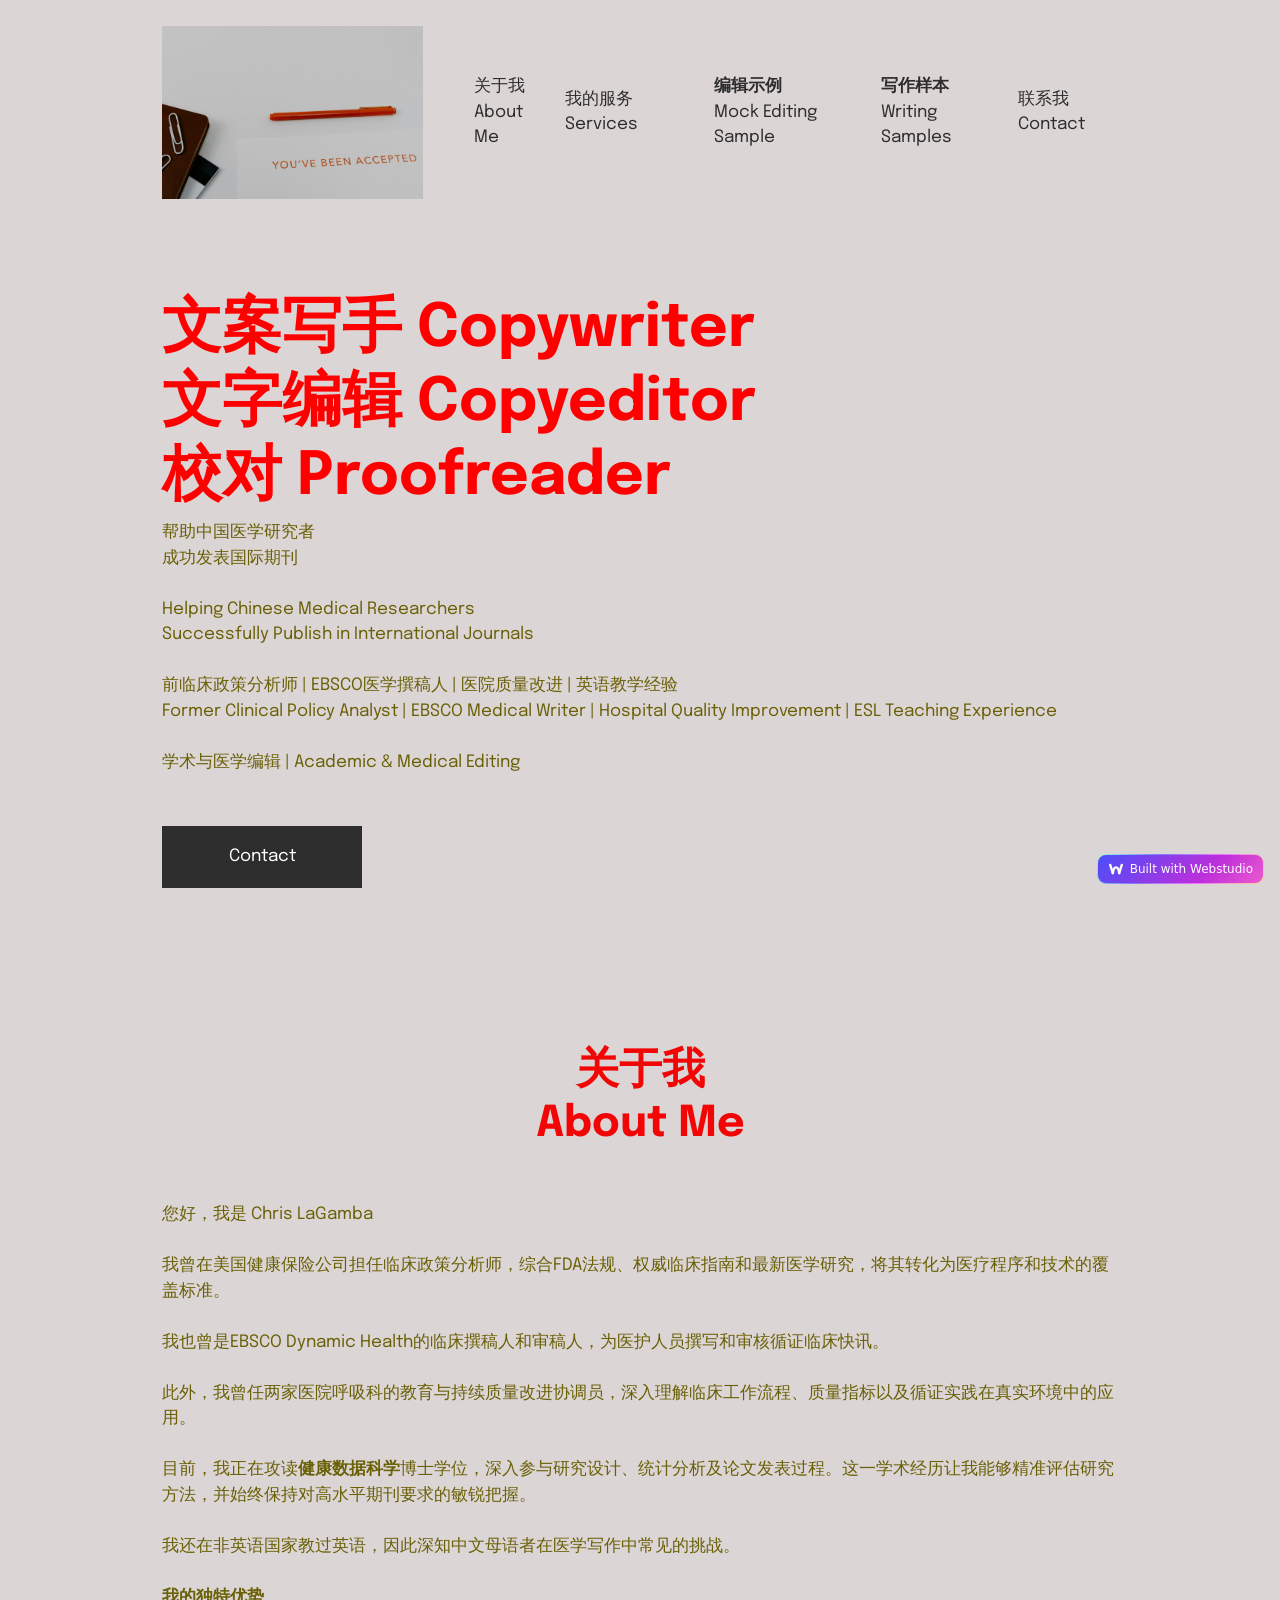
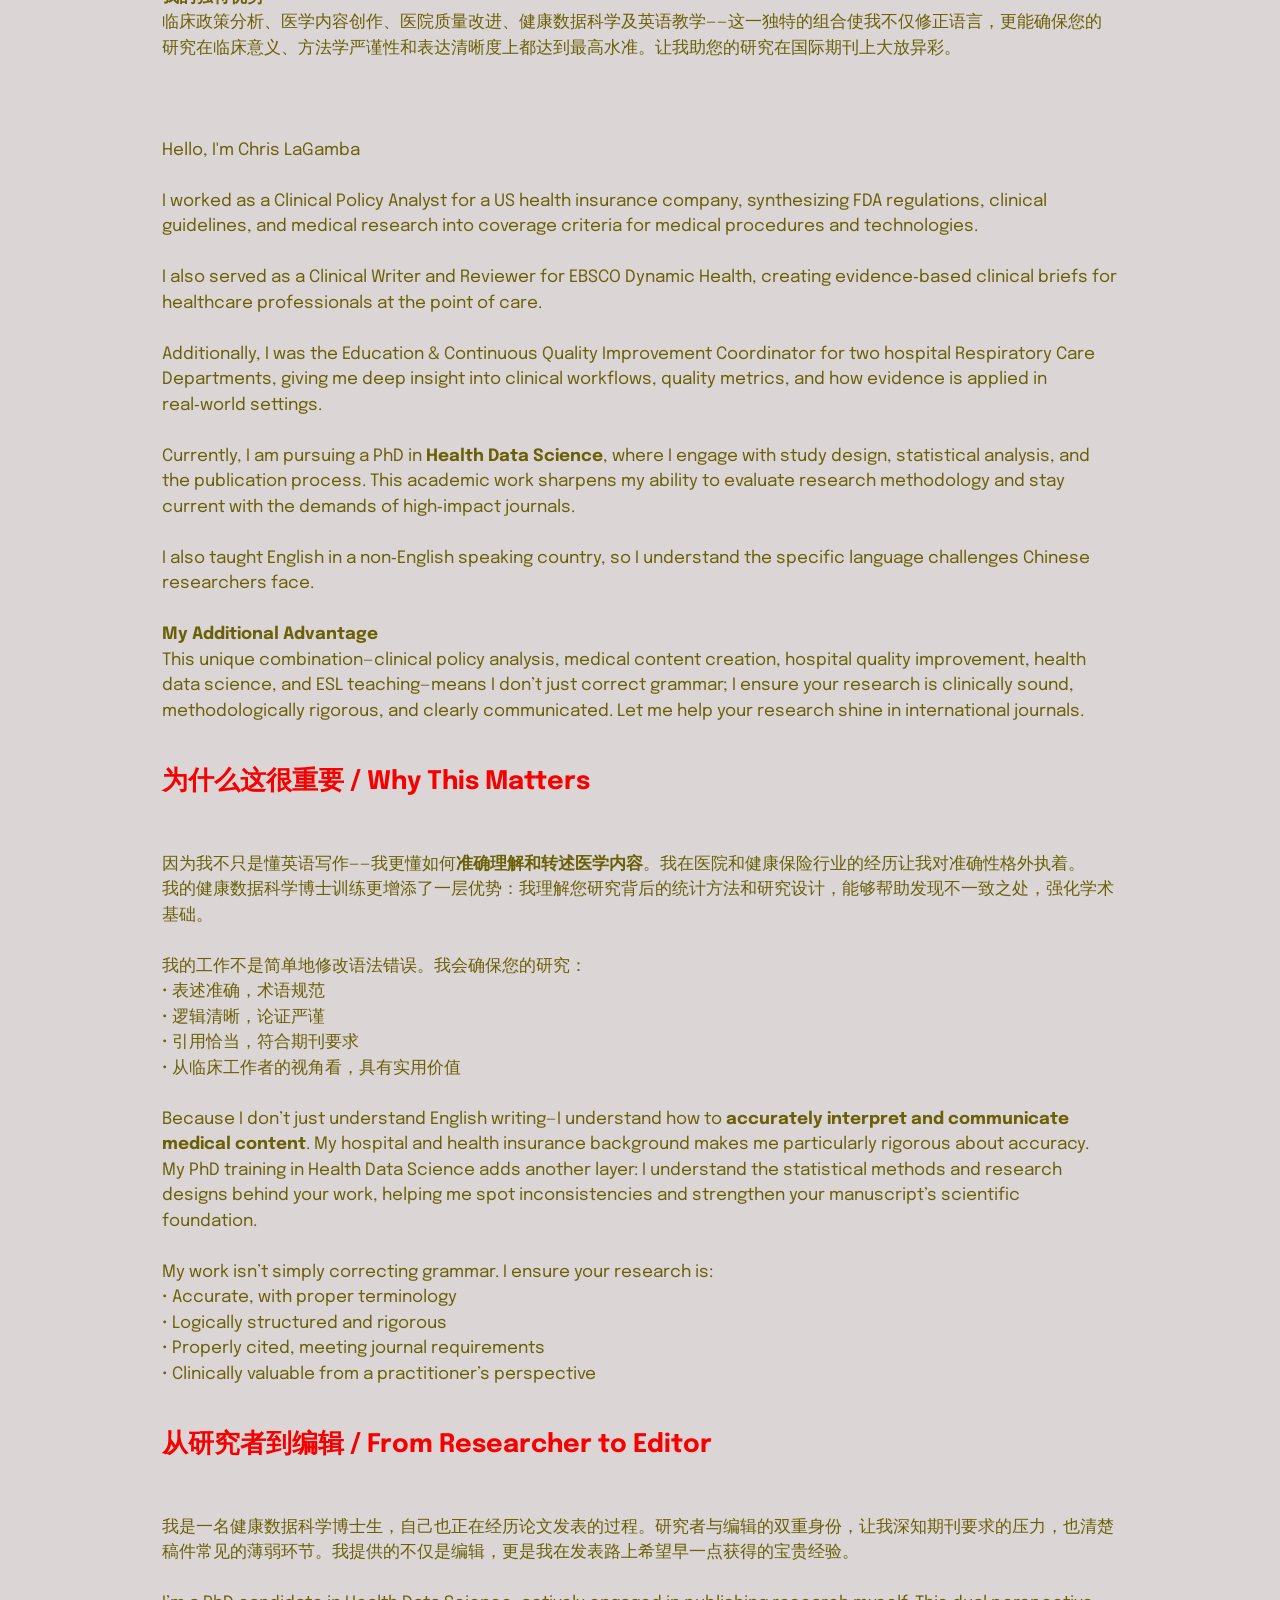
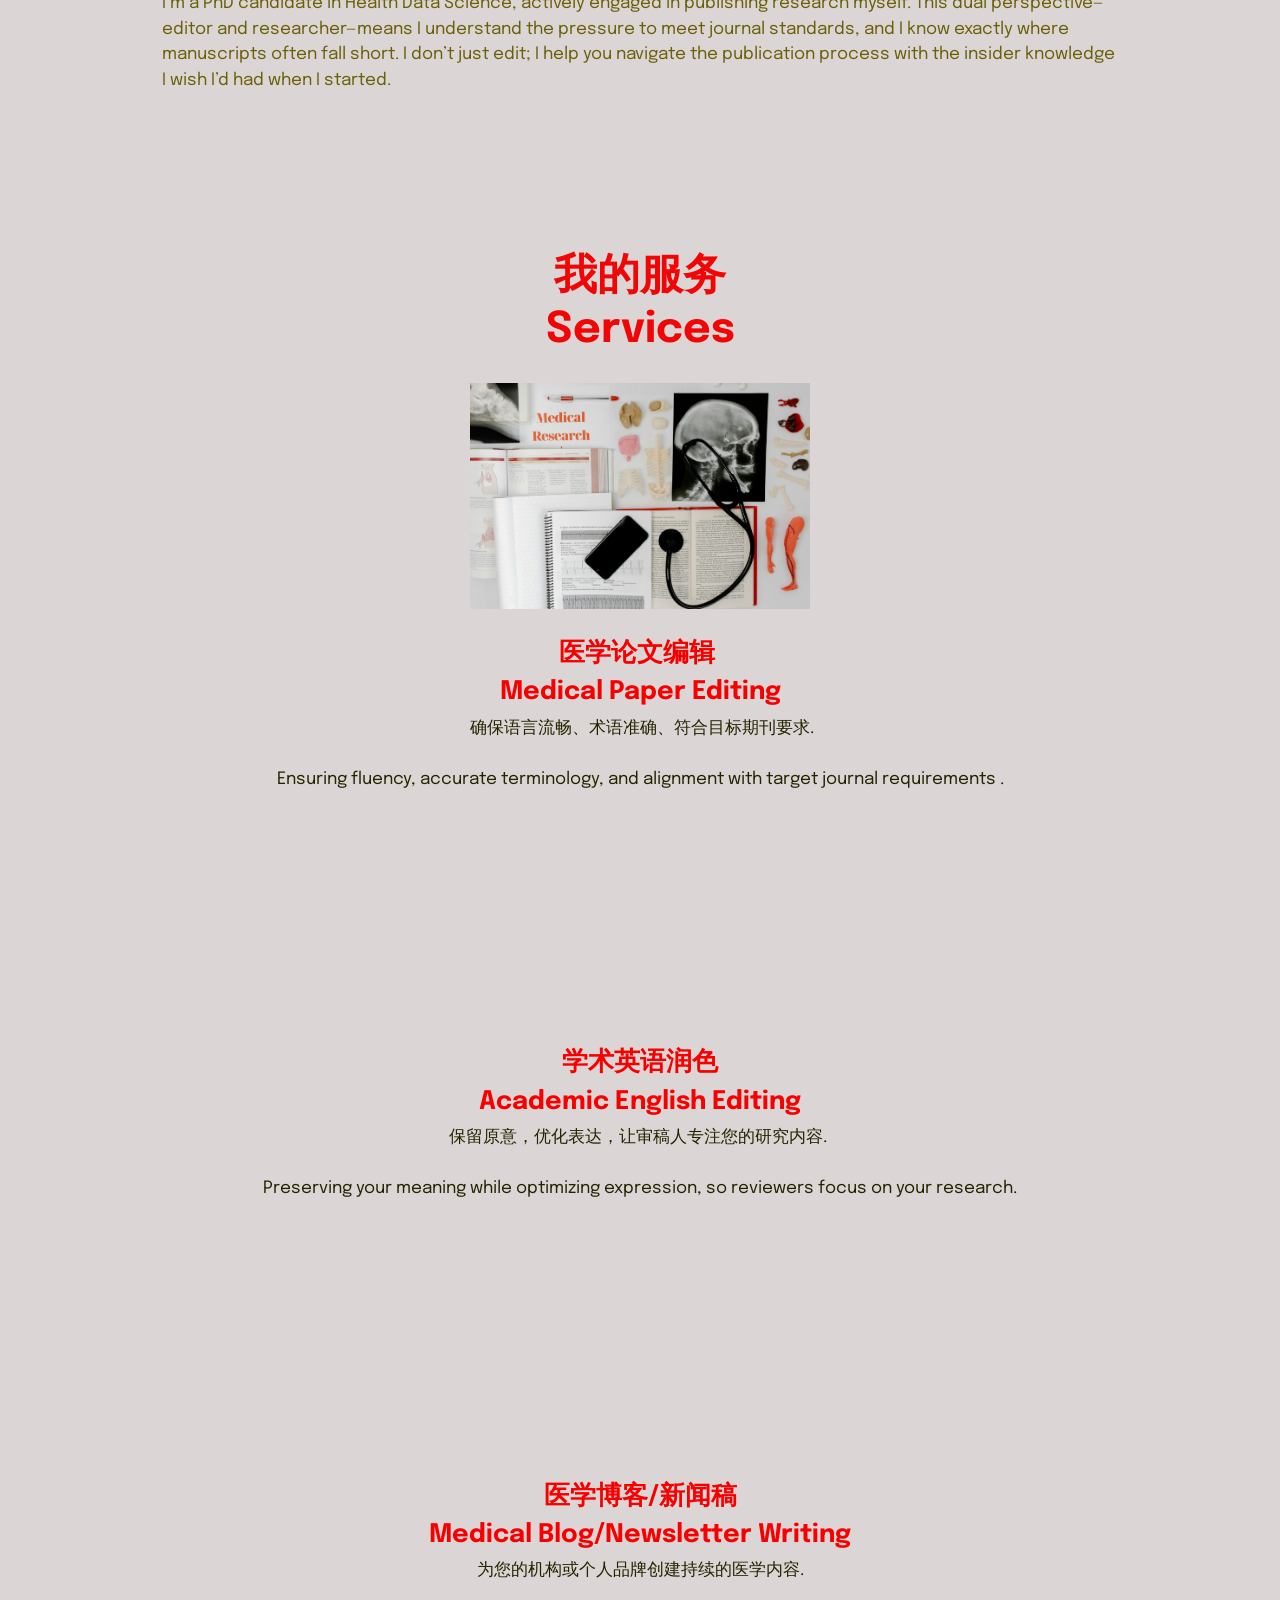
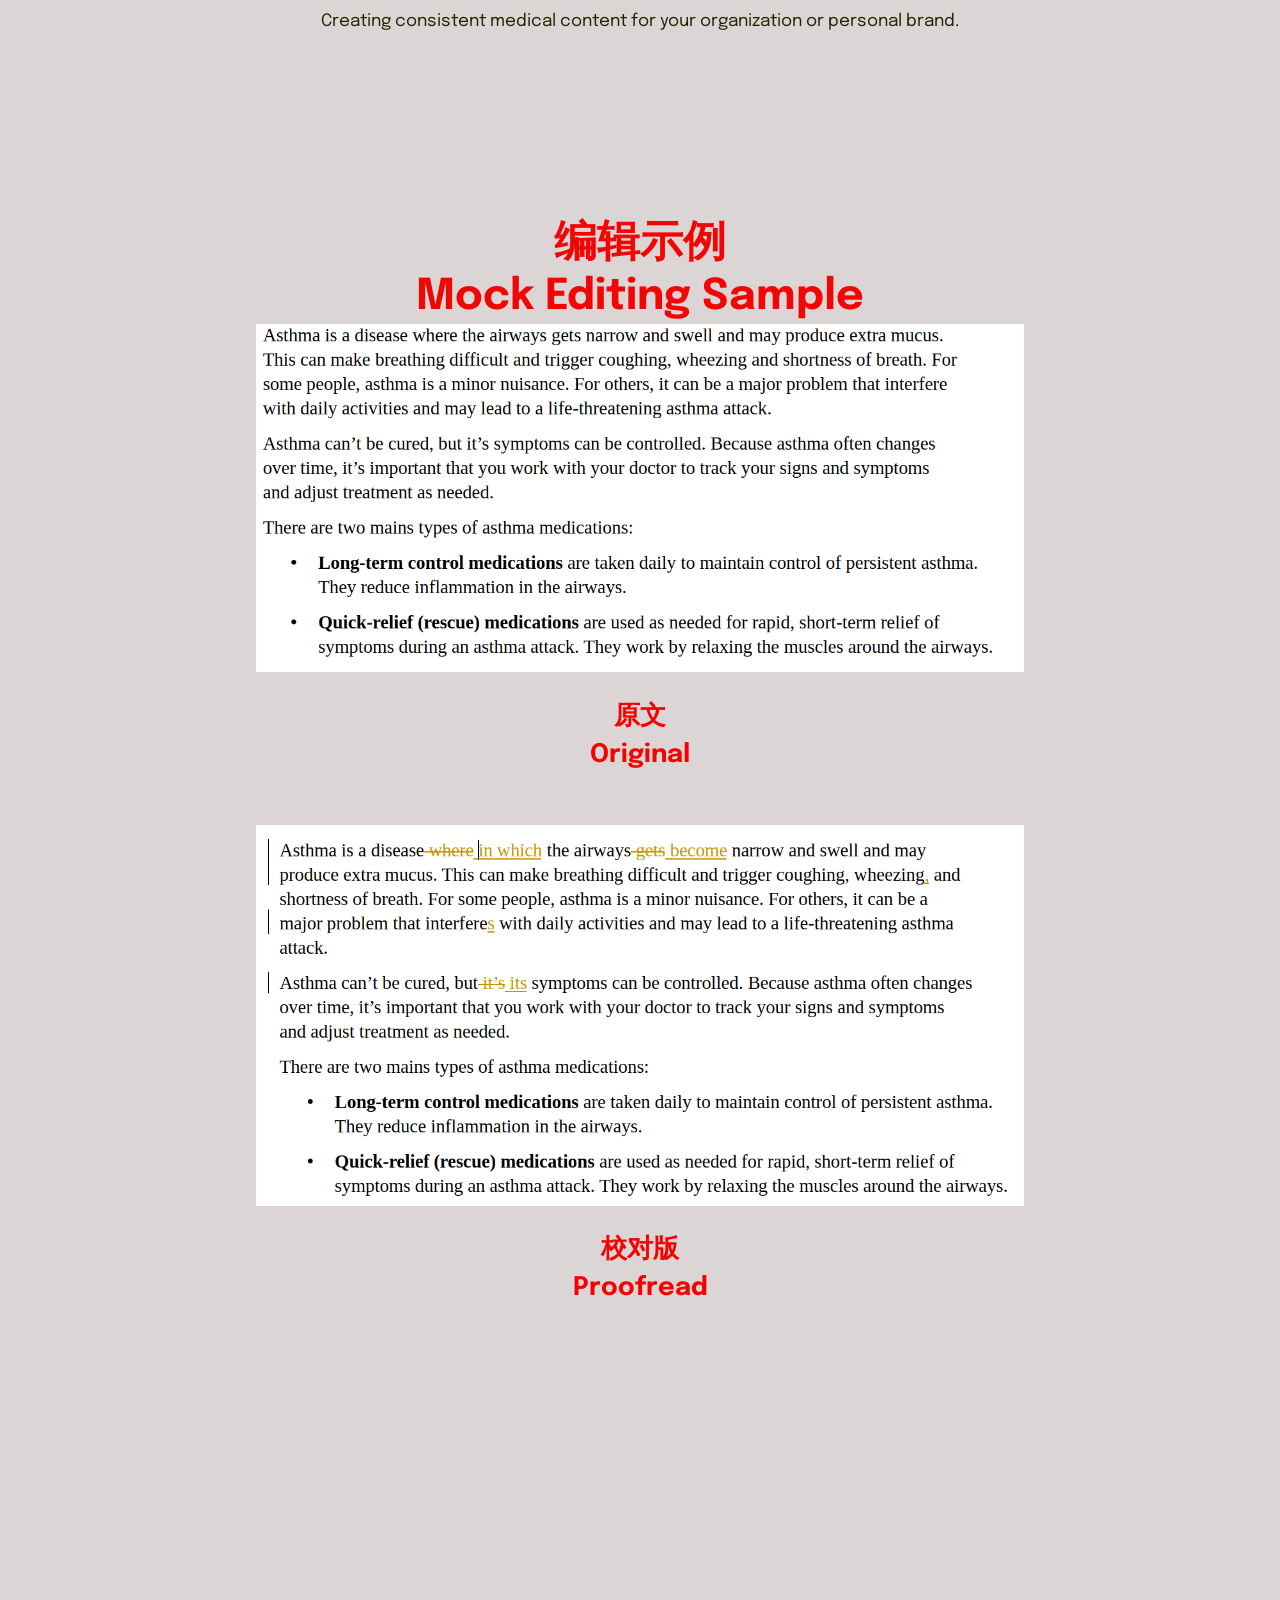
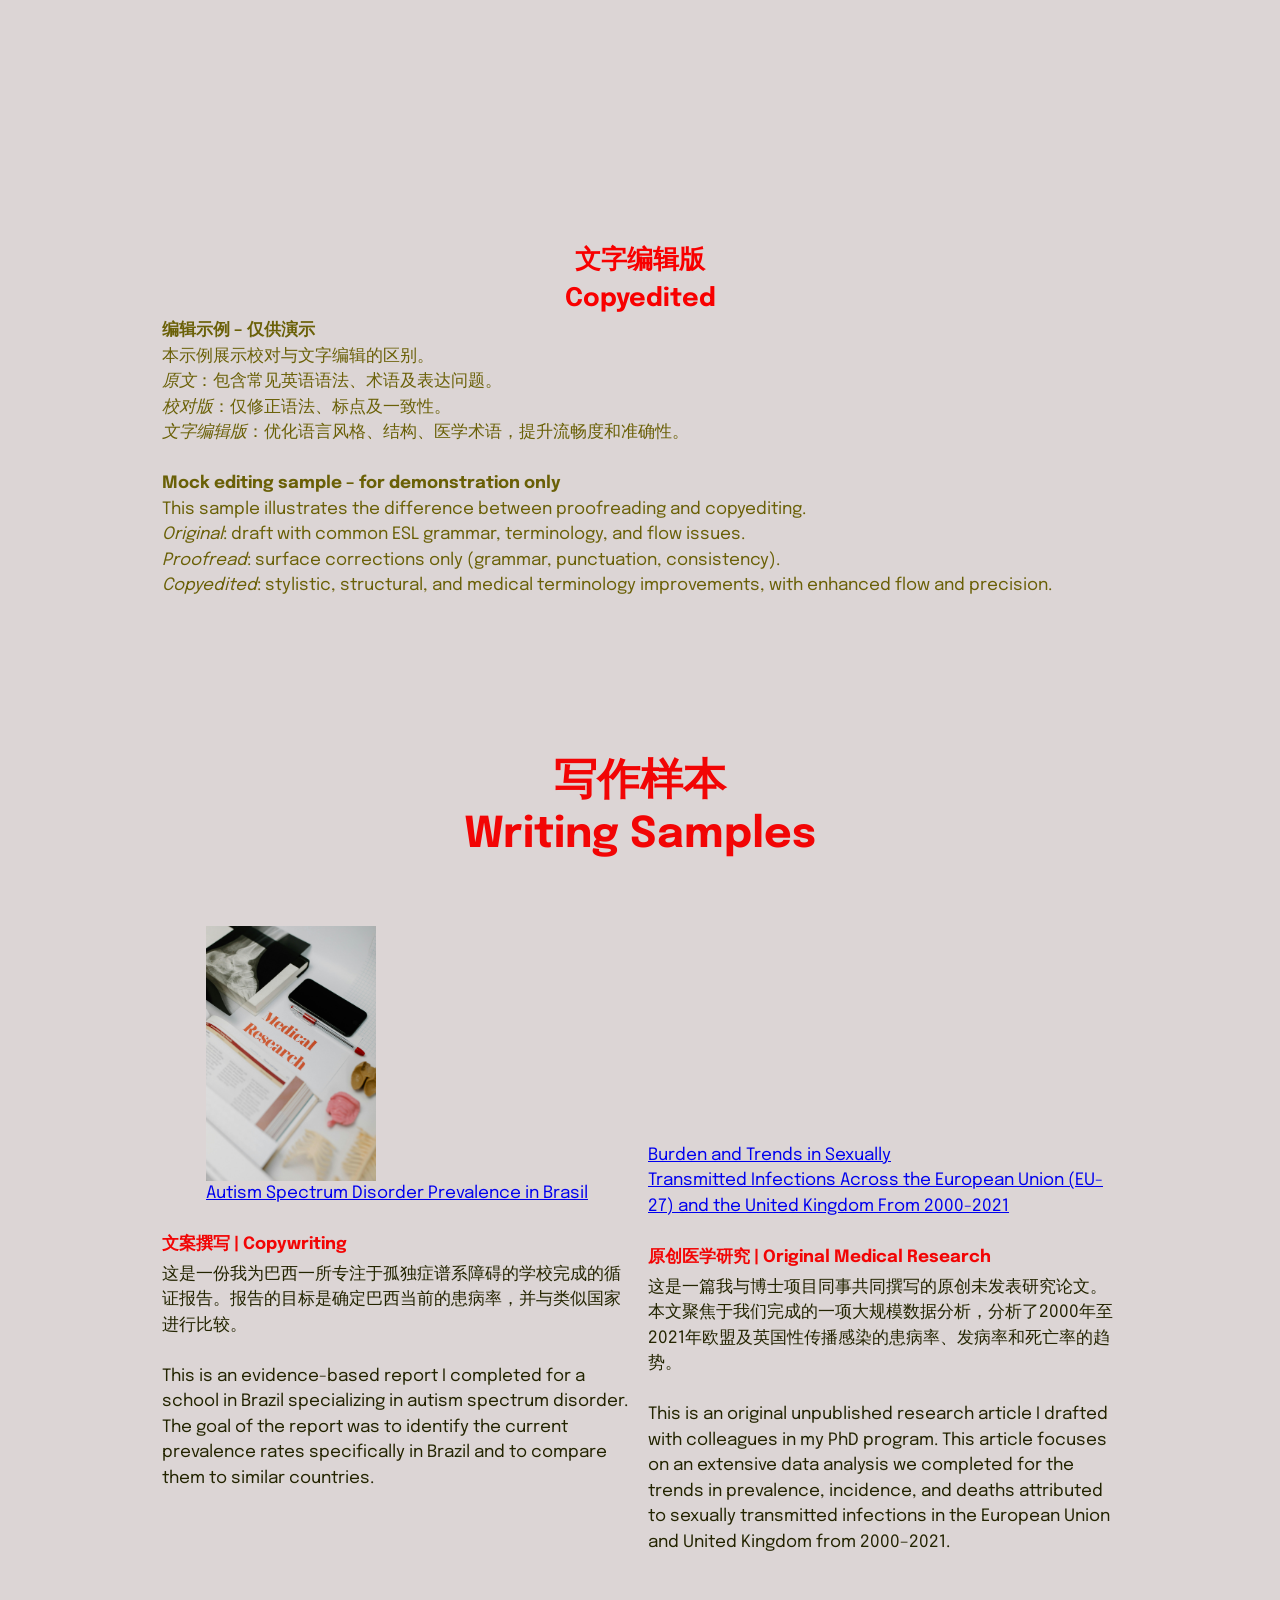
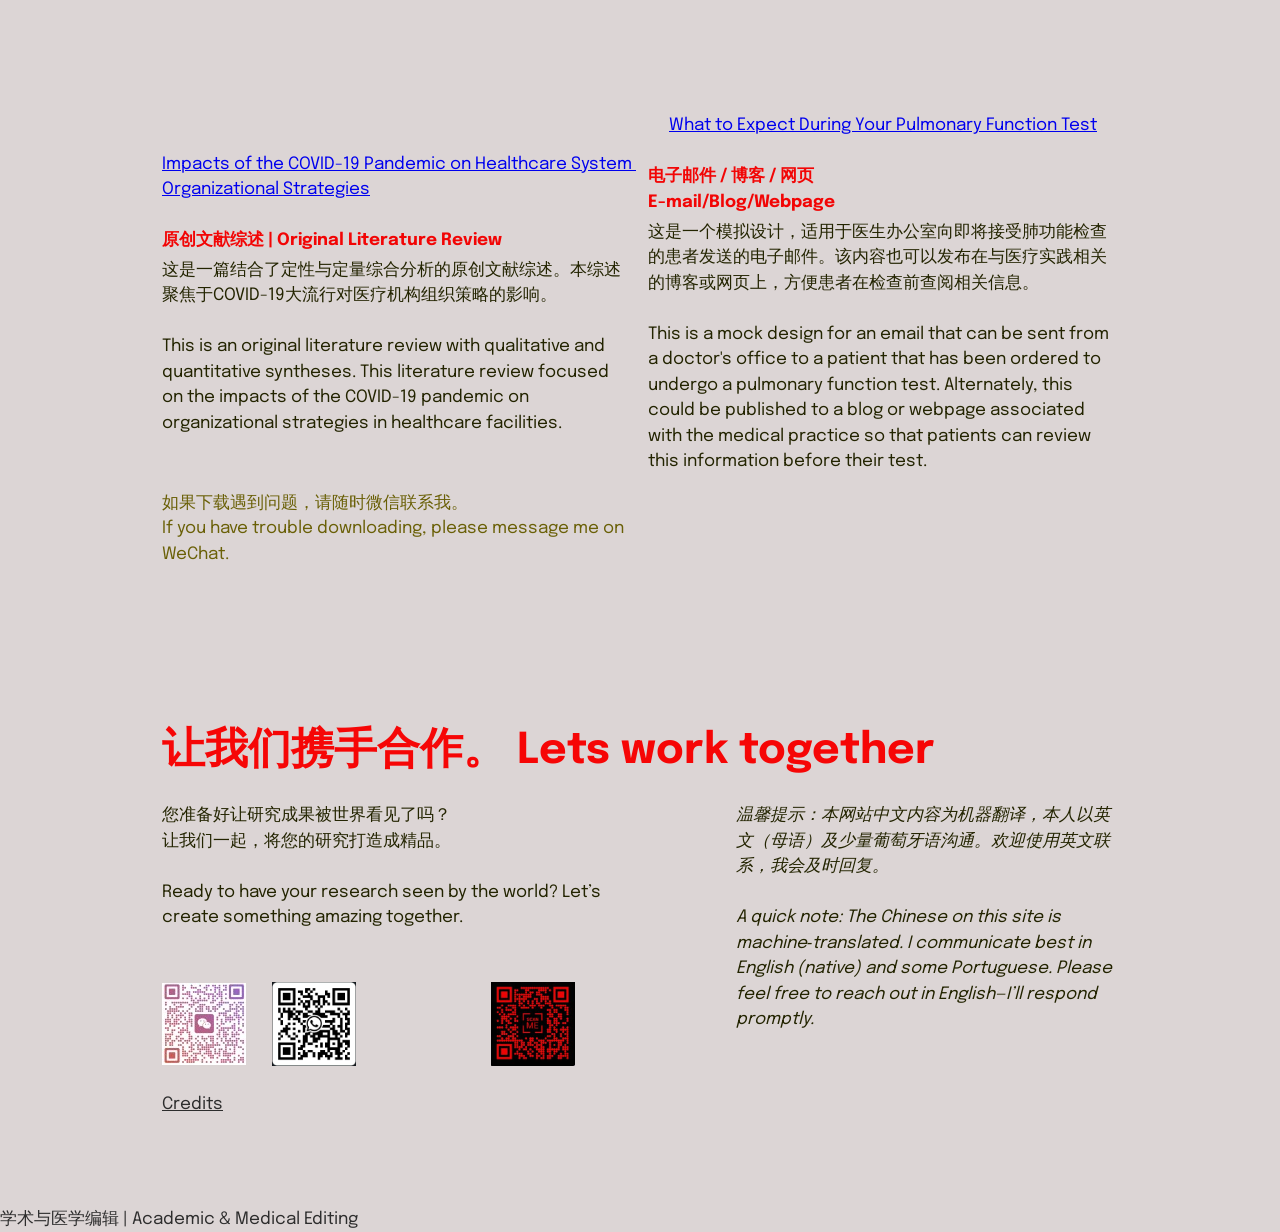
<file: index.html>
<!doctype html>
<html
  lang="en"
  data-ws-project="1b78bc1e-9ee4-47fd-bb33-c470feb6d006"
  data-ws-last-published="2026-03-31T22:28:16.881Z"
>
  <head>
    <link
      rel="stylesheet"
      type="text/css"
      href="/assets/static/app_generated_index-6937cd5a.OuUXNKHL.css"
    />
    <meta charset="UTF-8" />
    <meta name="viewport" content="width=device-width,initial-scale=1" />
    <link
      rel="preload"
      as="image"
      imagesrcset="/assets/pexels-tara-winstead-7723792_GaNSK08fNTBFuOFP3csZ2.jpg 16w, /assets/pexels-tara-winstead-7723792_GaNSK08fNTBFuOFP3csZ2.jpg 32w, /assets/pexels-tara-winstead-7723792_GaNSK08fNTBFuOFP3csZ2.jpg 48w, /assets/pexels-tara-winstead-7723792_GaNSK08fNTBFuOFP3csZ2.jpg 64w, /assets/pexels-tara-winstead-7723792_GaNSK08fNTBFuOFP3csZ2.jpg 96w, /assets/pexels-tara-winstead-7723792_GaNSK08fNTBFuOFP3csZ2.jpg 128w, /assets/pexels-tara-winstead-7723792_GaNSK08fNTBFuOFP3csZ2.jpg 256w, /assets/pexels-tara-winstead-7723792_GaNSK08fNTBFuOFP3csZ2.jpg 384w, /assets/pexels-tara-winstead-7723792_GaNSK08fNTBFuOFP3csZ2.jpg 640w"
      imagesizes="100vw"
    />
    <link
      rel="preload"
      as="image"
      imagesrcset="/assets/WeChat-edited_9wbJm5yLnjJlLYlcEXhvu.jpeg 16w, /assets/WeChat-edited_9wbJm5yLnjJlLYlcEXhvu.jpeg 32w, /assets/WeChat-edited_9wbJm5yLnjJlLYlcEXhvu.jpeg 48w, /assets/WeChat-edited_9wbJm5yLnjJlLYlcEXhvu.jpeg 64w, /assets/WeChat-edited_9wbJm5yLnjJlLYlcEXhvu.jpeg 96w, /assets/WeChat-edited_9wbJm5yLnjJlLYlcEXhvu.jpeg 128w, /assets/WeChat-edited_9wbJm5yLnjJlLYlcEXhvu.jpeg 256w"
      imagesizes="100vw"
    />
    <link
      rel="preload"
      as="image"
      imagesrcset="/assets/whatsapp4088_k2YUj1tn1CJEdTpj8dB2O.jpeg 16w, /assets/whatsapp4088_k2YUj1tn1CJEdTpj8dB2O.jpeg 32w, /assets/whatsapp4088_k2YUj1tn1CJEdTpj8dB2O.jpeg 48w, /assets/whatsapp4088_k2YUj1tn1CJEdTpj8dB2O.jpeg 64w, /assets/whatsapp4088_k2YUj1tn1CJEdTpj8dB2O.jpeg 96w, /assets/whatsapp4088_k2YUj1tn1CJEdTpj8dB2O.jpeg 128w, /assets/whatsapp4088_k2YUj1tn1CJEdTpj8dB2O.jpeg 256w"
      imagesizes="100vw"
    />
    <link
      rel="preload"
      as="image"
      imagesrcset="/assets/xhs_fuMBam7QK-yVdLZtGyibp.jpeg 16w, /assets/xhs_fuMBam7QK-yVdLZtGyibp.jpeg 32w, /assets/xhs_fuMBam7QK-yVdLZtGyibp.jpeg 48w, /assets/xhs_fuMBam7QK-yVdLZtGyibp.jpeg 64w, /assets/xhs_fuMBam7QK-yVdLZtGyibp.jpeg 96w, /assets/xhs_fuMBam7QK-yVdLZtGyibp.jpeg 128w, /assets/xhs_fuMBam7QK-yVdLZtGyibp.jpeg 256w"
      imagesizes="100vw"
    />
    <link
      rel="preload"
      as="image"
      imagesrcset="/assets/email_dyZILpmSor_00sC9ZjjKF.jpg 16w, /assets/email_dyZILpmSor_00sC9ZjjKF.jpg 32w, /assets/email_dyZILpmSor_00sC9ZjjKF.jpg 48w, /assets/email_dyZILpmSor_00sC9ZjjKF.jpg 64w, /assets/email_dyZILpmSor_00sC9ZjjKF.jpg 96w, /assets/email_dyZILpmSor_00sC9ZjjKF.jpg 128w, /assets/email_dyZILpmSor_00sC9ZjjKF.jpg 256w"
      imagesizes="100vw"
    />
    <link rel="icon" href="/assets/logo_r1qaJQiri6sK3rPyq-Sar.svg" />
    <link
      rel="preload"
      href="/assets/Epilogue-VariableFont_wght_UMmD5uKuAMfCr3au74g5m.ttf"
      as="font"
      crossorigin="anonymous"
    />
    <meta property="og:url" content="https://url/" />
    <meta property="og:title" content="Clinical Editor" />
    <meta property="og:type" content="website" />
    <meta
      property="og:site_name"
      content="Freelance Copywriter - Medical Writer - Copyeditor - Proofreader"
    />
    <meta
      name="description"
      content="Clinical editor &amp; medical writer with experience in clinical policy, EBSCO, and hospital quality improvement. Helping researchers publish in international journals. Bilingual page."
    />
    <meta
      property="og:description"
      content="Clinical editor &amp; medical writer with experience in clinical policy, EBSCO, and hospital quality improvement. Helping researchers publish in international journals. Bilingual page."
    />
    <meta
      property="og:image"
      content="/assets/pexels-tara-winstead-7723388_Yc_esXjnjcuHhXbzgFjZ-.jpg"
    />
    <meta property="twitter:card" content="summary_large_image" />
    <title>Clinical Editor</title>
    <script type="application/ld+json">
      {
        "@context": "https://schema.org",
        "@type": "WebSite",
        "name": "Freelance Copywriter - Medical Writer - Copyeditor - Proofreader"
      }
    </script>
  </head>
  <body class="w-body">
    <div class="w-box c108gpfu">
      <div style="display: contents">
        <div style="display: contents">
          <div class="w-html-embed c190qo03">
            <style>
              /* Remove preset margins on paragraphs. Margins on other elements, such as headings, are moved via Tokens. */
              p {
                margin: 0;
              }
              /* Make links scroll to their sections smoothly. */
              * {
                scroll-behavior: smooth;
              }
            </style>
          </div>
        </div>
      </div>
      <nav
        class="w-box c1357293 c9jnjeu c5tmc3l c1ldum37 czr2pxy c155uc7w cry9bxc c1lxiyww ca4qjwu c1cdc69r c18v2pa2 c1qyy4dh cup9vyi c1n5d942 c1y4fwd4 c14yifpe c113k288 c6hjwpc"
      >
        <a href="/" class="w-link"
          ><img
            alt=""
            width="300"
            height="500"
            src="/assets/pexels-tara-winstead-7723792_GaNSK08fNTBFuOFP3csZ2.jpg"
            class="w-image"
            sizes="100vw"
            srcset="
              /assets/pexels-tara-winstead-7723792_GaNSK08fNTBFuOFP3csZ2.jpg  16w,
              /assets/pexels-tara-winstead-7723792_GaNSK08fNTBFuOFP3csZ2.jpg  32w,
              /assets/pexels-tara-winstead-7723792_GaNSK08fNTBFuOFP3csZ2.jpg  48w,
              /assets/pexels-tara-winstead-7723792_GaNSK08fNTBFuOFP3csZ2.jpg  64w,
              /assets/pexels-tara-winstead-7723792_GaNSK08fNTBFuOFP3csZ2.jpg  96w,
              /assets/pexels-tara-winstead-7723792_GaNSK08fNTBFuOFP3csZ2.jpg 128w,
              /assets/pexels-tara-winstead-7723792_GaNSK08fNTBFuOFP3csZ2.jpg 256w,
              /assets/pexels-tara-winstead-7723792_GaNSK08fNTBFuOFP3csZ2.jpg 384w,
              /assets/pexels-tara-winstead-7723792_GaNSK08fNTBFuOFP3csZ2.jpg 640w
            "
            decoding="async"
            loading="eager"
        /></a>
        <div class="w-box cry9bxc c1lxiyww c1qyy4dh c1wt8a7g c10zkoym ct8c5y2">
          <a
            href="/#about-me"
            id=""
            class="w-link c1diw652 cld4m44 c135vpv5 c1e9wxra c1c9nyn co9inq6 c18nx7en c13zjl4p cl60rel czukzo6 c1f2c285"
            >关于我<br />About Me</a
          ><a
            href="/#services"
            class="w-link c1diw652 cld4m44 c135vpv5 c1e9wxra c1c9nyn co9inq6 c18nx7en c13zjl4p cl60rel czukzo6 c1f2c285"
            >我的服务 Services</a
          ><a
            href="/#editing-sample"
            class="w-link c1diw652 cld4m44 c135vpv5 c1e9wxra c1c9nyn co9inq6 c18nx7en c13zjl4p cl60rel czukzo6 c1f2c285"
            ><b class="w-element">编辑示例</b><br />Mock Editing Sample</a
          ><a
            href="/#writing-samples"
            class="w-link c1diw652 cld4m44 c135vpv5 c1e9wxra c1c9nyn co9inq6 c18nx7en c13zjl4p cl60rel czukzo6 c1f2c285"
            ><b class="w-element">写作样本</b><br />Writing Samples</a
          ><a
            href="/#contact"
            class="w-link c1diw652 cld4m44 c135vpv5 c1e9wxra c1c9nyn co9inq6 c18nx7en c13zjl4p cl60rel czukzo6 c1f2c285"
            >联系我Contact</a
          >
        </div>
      </nav>
      <main class="w-box">
        <section class="w-box c33xfh3 c1mzb2kd">
          <div
            class="w-box c1357293 c9jnjeu c5tmc3l c1ldum37 czr2pxy c155uc7w cry9bxc c1lxiyww ca4qjwu c1cdc69r c1qyy4dh c18v2pa2 c1f64byh"
          >
            <div
              class="w-box cry9bxc c1lfjoq7 c16xs6ny c1wt8a7g c1s46o9r cdczzub c1fhkm63 clv8gve"
            >
              <div
                class="w-box cry9bxc c1lfjoq7 c162wrvg c1sldgd7 c1rstvfo c12f3mdq cm7fzb7 cxuma7n"
              >
                <h1
                  class="w-heading c11nr3ex c10r87ok c11dowh9 c32myit cwrra4i c1r07xsf"
                >
                  <b class="w-element">文案写手</b> Copywriter<br /><b
                    class="w-element"
                    >文字编辑</b
                  >
                  Copyeditor<br /><b class="w-element">校对 </b>Proofreader
                </h1>
                <p class="w-paragraph">
                  <span class="w-text c1694uow"
                    >帮助中国医学研究者<br />成功发表国际期刊<br /><br />Helping
                    Chinese Medical Researchers<br />Successfully Publish in
                    International Journals<br /><br />前临床政策分析师 |
                    EBSCO医学撰稿人 | 医院质量改进 | 英语教学经验<br />Former
                    Clinical Policy Analyst | EBSCO Medical Writer | Hospital
                    Quality Improvement | ESL Teaching Experience<br /><br />学术与医学编辑
                    | Academic &amp; Medical Editing</span
                  >
                </p>
              </div>
              <div class="w-box c891fy0">
                <a
                  href="/#contact"
                  class="w-link c1uz1hxp c188j2zq c1b2tb9q c1xm4ef6 c1a8d7ts c122t6uk c1gut7ra cvyaqlm c1wn9gbn ckhl5v6 c135vpv5 c1nouzdk c1qom380 c1hz2opz c1c9nyn co9inq6 c18nx7en c13zjl4p c1jw6uqv cl60rel czukzo6 cmpnn5a"
                  >Contact</a
                >
              </div>
            </div>
            <div class="w-box cc3dq2t"></div>
          </div>
        </section>
        <section id="about-me" class="w-box c33xfh3 c1mzb2kd">
          <div
            class="w-box c1357293 c9jnjeu c5tmc3l c1ldum37 czr2pxy c155uc7w cry9bxc c1lfjoq7 ca4qjwu c1cdc69r"
          >
            <h2
              class="w-heading c1dxq9cf c10r87ok c11dowh9 c32myit cwrra4i c1qom380 c15vf12n cm7bfra"
            >
              关于我<br />About Me
            </h2>
            <span class="w-text c1694uow"
              >您好，我是 Chris LaGamba<br /><br />我曾在美国健康保险公司担任临床政策分析师，综合FDA法规、权威临床指南和最新医学研究，将其转化为医疗程序和技术的覆盖标准。<br /><br />我也曾是EBSCO
              Dynamic
              Health的临床撰稿人和审稿人，为医护人员撰写和审核循证临床快讯。<br /><br />此外，我曾任两家医院呼吸科的教育与持续质量改进协调员，深入理解临床工作流程、质量指标以及循证实践在真实环境中的应用。<br /><br />目前，我正在攻读<b
                class="w-element"
                >健康数据科学</b
              >博士学位，深入参与研究设计、统计分析及论文发表过程。这一学术经历让我能够精准评估研究方法，并始终保持对高水平期刊要求的敏锐把握。<br /><br />我还在非英语国家教过英语，因此深知中文母语者在医学写作中常见的挑战。<br /><br /><b
                class="w-element"
                >我的独特优势</b
              ><br />临床政策分析、医学内容创作、医院质量改进、健康数据科学及英语教学——这一独特的组合使我不仅修正语言，更能确保您的研究在临床意义、方法学严谨性和表达清晰度上都达到最高水准。让我助您的研究在国际期刊上大放异彩。<br /><br /><br /><br />Hello,
              I&#x27;m Chris LaGamba<br /><br />I worked as a Clinical Policy
              Analyst for a US health insurance company, synthesizing FDA
              regulations, clinical guidelines, and medical research into
              coverage criteria for medical procedures and technologies.<br /><br />I
              also served as a Clinical Writer and Reviewer for EBSCO Dynamic
              Health, creating evidence‑based clinical briefs for healthcare
              professionals at the point of care.<br /><br />Additionally, I was
              the Education &amp; Continuous Quality Improvement Coordinator for
              two hospital Respiratory Care Departments, giving me deep insight
              into clinical workflows, quality metrics, and how evidence is
              applied in real‑world settings.<br /><br />Currently, I am
              pursuing a PhD in <b class="w-element">Health Data Science</b>,
              where I engage with study design, statistical analysis, and the
              publication process. This academic work sharpens my ability to
              evaluate research methodology and stay current with the demands of
              high‑impact journals.<br /><br />I also taught English in a
              non‑English speaking country, so I understand the specific
              language challenges Chinese researchers face.<br /><br /><b
                class="w-element"
                >My Additional Advantage</b
              ><br />This unique combination—clinical policy analysis, medical
              content creation, hospital quality improvement, health data
              science, and ESL teaching—means I don’t just correct grammar; I
              ensure your research is clinically sound, methodologically
              rigorous, and clearly communicated. Let me help your research
              shine in international journals.</span
            >
          </div>
          <div
            class="w-box c1357293 c9jnjeu c5tmc3l c1ldum37 czr2pxy c155uc7w cry9bxc c1lfjoq7 ca4qjwu c1cdc69r"
          >
            <b class="w-element c15v9xr0 cuoke4w"
              ><br />为什么这很重要 / Why This Matters</b
            ><span class="w-text c1694uow"
              >因为我不只是懂英语写作——我更懂如何<b class="w-element"
                >准确理解和转述医学内容</b
              >。我在医院和健康保险行业的经历让我对准确性格外执着。<br />我的健康数据科学博士训练更增添了一层优势：我理解您研究背后的统计方法和研究设计，能够帮助发现不一致之处，强化学术基础。<br /><br />我的工作不是简单地修改语法错误。我会确保您的研究：<br />•
              表述准确，术语规范<br />• 逻辑清晰，论证严谨<br />•
              引用恰当，符合期刊要求<br />•
              从临床工作者的视角看，具有实用价值<br /><br />Because I don’t just
              understand English writing—I understand how to
              <b class="w-element"
                >accurately interpret and communicate medical content</b
              >. My hospital and health insurance background makes me
              particularly rigorous about accuracy.<br />My PhD training in
              Health Data Science adds another layer: I understand the
              statistical methods and research designs behind your work, helping
              me spot inconsistencies and strengthen your manuscript’s
              scientific foundation.<br /><br />My work isn’t simply correcting
              grammar. I ensure your research is:<br />• Accurate, with proper
              terminology<br />• Logically structured and rigorous<br />•
              Properly cited, meeting journal requirements<br />• Clinically
              valuable from a practitioner’s perspective</span
            >
          </div>
          <div
            class="w-box c1357293 c9jnjeu c5tmc3l c1ldum37 czr2pxy c155uc7w cry9bxc c1lfjoq7 ca4qjwu c1cdc69r"
          >
            <b class="w-element c15v9xr0 cuoke4w"
              ><br />从研究者到编辑 / From Researcher to Editor</b
            ><span class="w-text c1694uow"
              >我是一名健康数据科学博士生，自己也正在经历论文发表的过程。研究者与编辑的双重身份，让我深知期刊要求的压力，也清楚稿件常见的薄弱环节。我提供的不仅是编辑，更是我在发表路上希望早一点获得的宝贵经验。<br /><br />I’m
              a PhD candidate in Health Data Science, actively engaged in
              publishing research myself. This dual perspective—editor and
              researcher—means I understand the pressure to meet journal
              standards, and I know exactly where manuscripts often fall short.
              I don’t just edit; I help you navigate the publication process
              with the insider knowledge I wish I’d had when I started.</span
            >
          </div>
        </section>
        <section id="services" class="w-box c33xfh3 c1mzb2kd c1okiwlh c1wtbjo9">
          <h2
            class="w-heading c1dxq9cf c10r87ok c11dowh9 c32myit cwrra4i c1qom380 c15vf12n cm7bfra"
          >
            <b class="w-element">我的服务</b><br /><b class="w-element"
              >Services</b
            >
          </h2>
          <div
            data-ani-children="true"
            data-ani="fade"
            class="w-box c1357293 c9jnjeu c5tmc3l c1ldum37 czr2pxy c155uc7w cld4m44 c1lfjoq7 ca4qjwu c1cdc69r cqlaijg"
          >
            <div
              class="w-box cry9bxc c1lfjoq7 ct02u4h c1z0l37u c1ml0hr7 c1qyy4dh c1qom380 c1wtbjo9 c1okiwlh"
            >
              <div class="w-box">
                <img
                  alt=""
                  width="6261"
                  height="4174"
                  src="/assets/pexels-tara-winstead-7723388_Yc_esXjnjcuHhXbzgFjZ-.jpg"
                  class="w-image c1h61a8n"
                  sizes="100vw"
                  srcset="
                    /assets/pexels-tara-winstead-7723388_Yc_esXjnjcuHhXbzgFjZ-.jpg   16w,
                    /assets/pexels-tara-winstead-7723388_Yc_esXjnjcuHhXbzgFjZ-.jpg   32w,
                    /assets/pexels-tara-winstead-7723388_Yc_esXjnjcuHhXbzgFjZ-.jpg   48w,
                    /assets/pexels-tara-winstead-7723388_Yc_esXjnjcuHhXbzgFjZ-.jpg   64w,
                    /assets/pexels-tara-winstead-7723388_Yc_esXjnjcuHhXbzgFjZ-.jpg   96w,
                    /assets/pexels-tara-winstead-7723388_Yc_esXjnjcuHhXbzgFjZ-.jpg  128w,
                    /assets/pexels-tara-winstead-7723388_Yc_esXjnjcuHhXbzgFjZ-.jpg  256w,
                    /assets/pexels-tara-winstead-7723388_Yc_esXjnjcuHhXbzgFjZ-.jpg  384w,
                    /assets/pexels-tara-winstead-7723388_Yc_esXjnjcuHhXbzgFjZ-.jpg  640w,
                    /assets/pexels-tara-winstead-7723388_Yc_esXjnjcuHhXbzgFjZ-.jpg  750w,
                    /assets/pexels-tara-winstead-7723388_Yc_esXjnjcuHhXbzgFjZ-.jpg  828w,
                    /assets/pexels-tara-winstead-7723388_Yc_esXjnjcuHhXbzgFjZ-.jpg 1080w,
                    /assets/pexels-tara-winstead-7723388_Yc_esXjnjcuHhXbzgFjZ-.jpg 1200w,
                    /assets/pexels-tara-winstead-7723388_Yc_esXjnjcuHhXbzgFjZ-.jpg 1920w,
                    /assets/pexels-tara-winstead-7723388_Yc_esXjnjcuHhXbzgFjZ-.jpg 2048w,
                    /assets/pexels-tara-winstead-7723388_Yc_esXjnjcuHhXbzgFjZ-.jpg 3840w
                  "
                  decoding="async"
                  loading="lazy"
                />
              </div>
              <div class="w-box cry9bxc c1lfjoq7 c1md20bl c1e892th">
                <h2
                  class="w-heading cuoke4w c11dowh9 c32myit cwrra4i c15v9xr0 cm7bfra"
                >
                  <b class="w-element">医学论文编辑 </b><br /><b
                    class="w-element"
                    >Medical Paper Editing</b
                  >
                </h2>
                <p class="w-paragraph c12n66e0">
                  确保语言流畅、术语准确、符合目标期刊要求.<br /><br />Ensuring
                  fluency, accurate terminology, and alignment with target
                  journal requirements .
                </p>
              </div>
            </div>
            <div
              class="w-box cry9bxc c1lfjoq7 ct02u4h c1z0l37u c1ml0hr7 c1qyy4dh c1qom380 c1wtbjo9"
            >
              <div class="w-box">
                <img
                  alt=""
                  width="6720"
                  height="4480"
                  src="/assets/pexels-karola-g-7681064_iXHaMbt3nmSp8CoDIZfeO.jpg"
                  class="w-image c1h61a8n"
                  sizes="100vw"
                  srcset="
                    /assets/pexels-karola-g-7681064_iXHaMbt3nmSp8CoDIZfeO.jpg   16w,
                    /assets/pexels-karola-g-7681064_iXHaMbt3nmSp8CoDIZfeO.jpg   32w,
                    /assets/pexels-karola-g-7681064_iXHaMbt3nmSp8CoDIZfeO.jpg   48w,
                    /assets/pexels-karola-g-7681064_iXHaMbt3nmSp8CoDIZfeO.jpg   64w,
                    /assets/pexels-karola-g-7681064_iXHaMbt3nmSp8CoDIZfeO.jpg   96w,
                    /assets/pexels-karola-g-7681064_iXHaMbt3nmSp8CoDIZfeO.jpg  128w,
                    /assets/pexels-karola-g-7681064_iXHaMbt3nmSp8CoDIZfeO.jpg  256w,
                    /assets/pexels-karola-g-7681064_iXHaMbt3nmSp8CoDIZfeO.jpg  384w,
                    /assets/pexels-karola-g-7681064_iXHaMbt3nmSp8CoDIZfeO.jpg  640w,
                    /assets/pexels-karola-g-7681064_iXHaMbt3nmSp8CoDIZfeO.jpg  750w,
                    /assets/pexels-karola-g-7681064_iXHaMbt3nmSp8CoDIZfeO.jpg  828w,
                    /assets/pexels-karola-g-7681064_iXHaMbt3nmSp8CoDIZfeO.jpg 1080w,
                    /assets/pexels-karola-g-7681064_iXHaMbt3nmSp8CoDIZfeO.jpg 1200w,
                    /assets/pexels-karola-g-7681064_iXHaMbt3nmSp8CoDIZfeO.jpg 1920w,
                    /assets/pexels-karola-g-7681064_iXHaMbt3nmSp8CoDIZfeO.jpg 2048w,
                    /assets/pexels-karola-g-7681064_iXHaMbt3nmSp8CoDIZfeO.jpg 3840w
                  "
                  decoding="async"
                  loading="lazy"
                />
              </div>
              <div class="w-box cry9bxc c1lfjoq7 c1md20bl c1e892th">
                <h2 class="w-heading cuoke4w c11dowh9 c32myit cwrra4i ccrb7cj">
                  <b class="w-element">学术英语润色</b><br /><b
                    class="w-element"
                    >Academic English Editing</b
                  >
                </h2>
                <p class="w-paragraph c12n66e0">
                  保留原意，优化表达，让审稿人专注您的研究内容.
                  <br /><br />Preserving your meaning while optimizing
                  expression, so reviewers focus on your research.
                </p>
              </div>
            </div>
            <div
              class="w-box cry9bxc c1lfjoq7 ct02u4h c1z0l37u c1ml0hr7 c1qyy4dh c1qom380 c1wtbjo9 c1okiwlh"
            >
              <div class="w-box">
                <img
                  alt=""
                  width="2057"
                  height="1464"
                  src="/assets/visual-designer-cover-dashboard_SuhUqRZrjiQWXoizwg-SH.png"
                  class="w-image c1kg7w6x c1h61a8n cld4m44"
                  sizes="100vw"
                  srcset="
                    /assets/visual-designer-cover-dashboard_SuhUqRZrjiQWXoizwg-SH.png   16w,
                    /assets/visual-designer-cover-dashboard_SuhUqRZrjiQWXoizwg-SH.png   32w,
                    /assets/visual-designer-cover-dashboard_SuhUqRZrjiQWXoizwg-SH.png   48w,
                    /assets/visual-designer-cover-dashboard_SuhUqRZrjiQWXoizwg-SH.png   64w,
                    /assets/visual-designer-cover-dashboard_SuhUqRZrjiQWXoizwg-SH.png   96w,
                    /assets/visual-designer-cover-dashboard_SuhUqRZrjiQWXoizwg-SH.png  128w,
                    /assets/visual-designer-cover-dashboard_SuhUqRZrjiQWXoizwg-SH.png  256w,
                    /assets/visual-designer-cover-dashboard_SuhUqRZrjiQWXoizwg-SH.png  384w,
                    /assets/visual-designer-cover-dashboard_SuhUqRZrjiQWXoizwg-SH.png  640w,
                    /assets/visual-designer-cover-dashboard_SuhUqRZrjiQWXoizwg-SH.png  750w,
                    /assets/visual-designer-cover-dashboard_SuhUqRZrjiQWXoizwg-SH.png  828w,
                    /assets/visual-designer-cover-dashboard_SuhUqRZrjiQWXoizwg-SH.png 1080w,
                    /assets/visual-designer-cover-dashboard_SuhUqRZrjiQWXoizwg-SH.png 1200w,
                    /assets/visual-designer-cover-dashboard_SuhUqRZrjiQWXoizwg-SH.png 1920w,
                    /assets/visual-designer-cover-dashboard_SuhUqRZrjiQWXoizwg-SH.png 2048w,
                    /assets/visual-designer-cover-dashboard_SuhUqRZrjiQWXoizwg-SH.png 3840w
                  "
                  decoding="async"
                  loading="lazy"
                />
              </div>
              <div class="w-box cry9bxc c1lfjoq7 c1md20bl c1e892th">
                <h2 class="w-heading cuoke4w c11dowh9 c32myit cwrra4i ccrb7cj">
                  <b class="w-element">医学博客/新闻稿</b><br /><b
                    class="w-element"
                    >Medical Blog/Newsletter Writing</b
                  >
                </h2>
                <p class="w-paragraph c12n66e0">
                  为您的机构或个人品牌创建持续的医学内容.<br /><br />Creating
                  consistent medical content for your organization or personal
                  brand.
                </p>
              </div>
            </div>
          </div>
        </section>
        <section
          id="editing-sample"
          class="w-box c33xfh3 c1mzb2kd c1okiwlh c1wtbjo9 c3pidkv c19v6zpy"
        >
          <h2
            class="w-heading c1dxq9cf c10r87ok c11dowh9 c32myit cwrra4i c1qom380 c15vf12n cm7bfra"
          >
            <b class="w-element">编辑示例</b><br />Mock Editing Sample
          </h2>
          <div
            class="w-box c1357293 c9jnjeu c5tmc3l c1ldum37 czr2pxy c155uc7w cry9bxc c1lfjoq7 ca4qjwu c1cdc69r"
          >
            <div
              class="w-box cry9bxc c1lfjoq7 ct02u4h c1z0l37u c1ml0hr7 c1qyy4dh c1qom380 c1wtbjo9"
            >
              <div class="w-box">
                <img
                  alt=""
                  width="1198"
                  height="543"
                  src="/assets/original_bpC3M70VS_UC4T9bJM5rt.png"
                  class="w-image c1b4hf12"
                  sizes="100vw"
                  srcset="
                    /assets/original_bpC3M70VS_UC4T9bJM5rt.png   16w,
                    /assets/original_bpC3M70VS_UC4T9bJM5rt.png   32w,
                    /assets/original_bpC3M70VS_UC4T9bJM5rt.png   48w,
                    /assets/original_bpC3M70VS_UC4T9bJM5rt.png   64w,
                    /assets/original_bpC3M70VS_UC4T9bJM5rt.png   96w,
                    /assets/original_bpC3M70VS_UC4T9bJM5rt.png  128w,
                    /assets/original_bpC3M70VS_UC4T9bJM5rt.png  256w,
                    /assets/original_bpC3M70VS_UC4T9bJM5rt.png  384w,
                    /assets/original_bpC3M70VS_UC4T9bJM5rt.png  640w,
                    /assets/original_bpC3M70VS_UC4T9bJM5rt.png  750w,
                    /assets/original_bpC3M70VS_UC4T9bJM5rt.png  828w,
                    /assets/original_bpC3M70VS_UC4T9bJM5rt.png 1080w,
                    /assets/original_bpC3M70VS_UC4T9bJM5rt.png 1200w,
                    /assets/original_bpC3M70VS_UC4T9bJM5rt.png 1920w,
                    /assets/original_bpC3M70VS_UC4T9bJM5rt.png 2048w,
                    /assets/original_bpC3M70VS_UC4T9bJM5rt.png 3840w
                  "
                  decoding="async"
                  loading="lazy"
                />
              </div>
              <div class="w-box cry9bxc c1lfjoq7 c1md20bl c1e892th">
                <h2 class="w-heading cuoke4w c11dowh9 c32myit cwrra4i ccrb7cj">
                  原文<br />Original
                </h2>
              </div>
            </div>
            <div
              class="w-box cry9bxc c1lfjoq7 ct02u4h c1z0l37u c1ml0hr7 c1qyy4dh c1qom380 c1wtbjo9"
            >
              <div class="w-box">
                <img
                  alt=""
                  width="1201"
                  height="595"
                  src="/assets/proofreading_IobnTL4UVaHlBVRF1Fr9v.png"
                  class="w-image c1b4hf12"
                  sizes="100vw"
                  srcset="
                    /assets/proofreading_IobnTL4UVaHlBVRF1Fr9v.png   16w,
                    /assets/proofreading_IobnTL4UVaHlBVRF1Fr9v.png   32w,
                    /assets/proofreading_IobnTL4UVaHlBVRF1Fr9v.png   48w,
                    /assets/proofreading_IobnTL4UVaHlBVRF1Fr9v.png   64w,
                    /assets/proofreading_IobnTL4UVaHlBVRF1Fr9v.png   96w,
                    /assets/proofreading_IobnTL4UVaHlBVRF1Fr9v.png  128w,
                    /assets/proofreading_IobnTL4UVaHlBVRF1Fr9v.png  256w,
                    /assets/proofreading_IobnTL4UVaHlBVRF1Fr9v.png  384w,
                    /assets/proofreading_IobnTL4UVaHlBVRF1Fr9v.png  640w,
                    /assets/proofreading_IobnTL4UVaHlBVRF1Fr9v.png  750w,
                    /assets/proofreading_IobnTL4UVaHlBVRF1Fr9v.png  828w,
                    /assets/proofreading_IobnTL4UVaHlBVRF1Fr9v.png 1080w,
                    /assets/proofreading_IobnTL4UVaHlBVRF1Fr9v.png 1200w,
                    /assets/proofreading_IobnTL4UVaHlBVRF1Fr9v.png 1920w,
                    /assets/proofreading_IobnTL4UVaHlBVRF1Fr9v.png 2048w,
                    /assets/proofreading_IobnTL4UVaHlBVRF1Fr9v.png 3840w
                  "
                  decoding="async"
                  loading="lazy"
                />
              </div>
              <div class="w-box cry9bxc c1lfjoq7 c1md20bl c1e892th">
                <h2 class="w-heading cuoke4w c11dowh9 c32myit cwrra4i ccrb7cj">
                  校对版<br />Proofread
                </h2>
              </div>
            </div>
            <div
              class="w-box cry9bxc c1lfjoq7 ct02u4h c1z0l37u c1ml0hr7 c1qyy4dh c1qom380 c1wtbjo9"
            >
              <div class="w-box">
                <img
                  alt=""
                  width="1229"
                  height="732"
                  src="/assets/copyediting_Ny6AR5Sqsbs0LCim_BQ-7.png"
                  class="w-image c1b4hf12"
                  sizes="100vw"
                  srcset="
                    /assets/copyediting_Ny6AR5Sqsbs0LCim_BQ-7.png   16w,
                    /assets/copyediting_Ny6AR5Sqsbs0LCim_BQ-7.png   32w,
                    /assets/copyediting_Ny6AR5Sqsbs0LCim_BQ-7.png   48w,
                    /assets/copyediting_Ny6AR5Sqsbs0LCim_BQ-7.png   64w,
                    /assets/copyediting_Ny6AR5Sqsbs0LCim_BQ-7.png   96w,
                    /assets/copyediting_Ny6AR5Sqsbs0LCim_BQ-7.png  128w,
                    /assets/copyediting_Ny6AR5Sqsbs0LCim_BQ-7.png  256w,
                    /assets/copyediting_Ny6AR5Sqsbs0LCim_BQ-7.png  384w,
                    /assets/copyediting_Ny6AR5Sqsbs0LCim_BQ-7.png  640w,
                    /assets/copyediting_Ny6AR5Sqsbs0LCim_BQ-7.png  750w,
                    /assets/copyediting_Ny6AR5Sqsbs0LCim_BQ-7.png  828w,
                    /assets/copyediting_Ny6AR5Sqsbs0LCim_BQ-7.png 1080w,
                    /assets/copyediting_Ny6AR5Sqsbs0LCim_BQ-7.png 1200w,
                    /assets/copyediting_Ny6AR5Sqsbs0LCim_BQ-7.png 1920w,
                    /assets/copyediting_Ny6AR5Sqsbs0LCim_BQ-7.png 2048w,
                    /assets/copyediting_Ny6AR5Sqsbs0LCim_BQ-7.png 3840w
                  "
                  decoding="async"
                  loading="lazy"
                />
              </div>
              <div class="w-box cry9bxc c1lfjoq7 c1md20bl c1e892th">
                <h2 class="w-heading cuoke4w c11dowh9 c32myit cwrra4i ccrb7cj">
                  文字编辑版<br />Copyedited
                </h2>
              </div>
            </div>
          </div>
          <div
            class="w-box c1357293 c9jnjeu c5tmc3l c1ldum37 czr2pxy c155uc7w cry9bxc c1lfjoq7 ca4qjwu c1cdc69r"
          >
            <span class="w-text c1694uow"
              ><b class="w-element">编辑示例 – 仅供演示</b
              ><br />本示例展示校对与文字编辑的区别。<br /><i class="w-element"
                >原文</i
              >：包含常见英语语法、术语及表达问题。<br /><i class="w-element"
                >校对版</i
              >：仅修正语法、标点及一致性。<br /><i class="w-element"
                >文字编辑版</i
              >：优化语言风格、结构、医学术语，提升流畅度和准确性。<br /><br /><b
                class="w-element"
                >Mock editing sample – for demonstration only</b
              ><br />This sample illustrates the difference between proofreading
              and copyediting.<br /><i class="w-element">Original</i>: draft
              with common ESL grammar, terminology, and flow issues.<br /><i
                class="w-element"
                >Proofread</i
              >: surface corrections only (grammar, punctuation,
              consistency).<br /><i class="w-element">Copyedited</i>: stylistic,
              structural, and medical terminology improvements, with enhanced
              flow and precision.</span
            >
          </div>
        </section>
        <section id="writing-samples" class="w-box c33xfh3 c1mzb2kd">
          <h2
            class="w-heading c1dxq9cf c10r87ok c11dowh9 c32myit cwrra4i c1qom380 c15vf12n cm7bfra"
          >
            写作样本<br />Writing Samples
          </h2>
          <div
            class="w-box c1357293 c9jnjeu c5tmc3l c1ldum37 czr2pxy c155uc7w copqmak c1lfjoq7 c8x4o7e c1b60xtq c1f64byh cob4r9p ch7qzpx"
          >
            <div
              class="w-box csru8nn c1lfjoq7 ct02u4h c1z0l37u c1ml0hr7 c1qyy4dh cuj80l1 c1wtbjo9"
            >
              <div class="w-box">
                <img
                  alt=""
                  width="400"
                  height="500"
                  src="/assets/pexels-tara-winstead-7723397_VjcU_Y-PSWE7vMzBdANda.jpg"
                  class="w-image cupq3rr ck3af4j cry9bxc c20huwx c1qyy4dh ct02u4h"
                  sizes="100vw"
                  srcset="
                    /assets/pexels-tara-winstead-7723397_VjcU_Y-PSWE7vMzBdANda.jpg  16w,
                    /assets/pexels-tara-winstead-7723397_VjcU_Y-PSWE7vMzBdANda.jpg  32w,
                    /assets/pexels-tara-winstead-7723397_VjcU_Y-PSWE7vMzBdANda.jpg  48w,
                    /assets/pexels-tara-winstead-7723397_VjcU_Y-PSWE7vMzBdANda.jpg  64w,
                    /assets/pexels-tara-winstead-7723397_VjcU_Y-PSWE7vMzBdANda.jpg  96w,
                    /assets/pexels-tara-winstead-7723397_VjcU_Y-PSWE7vMzBdANda.jpg 128w,
                    /assets/pexels-tara-winstead-7723397_VjcU_Y-PSWE7vMzBdANda.jpg 256w,
                    /assets/pexels-tara-winstead-7723397_VjcU_Y-PSWE7vMzBdANda.jpg 384w,
                    /assets/pexels-tara-winstead-7723397_VjcU_Y-PSWE7vMzBdANda.jpg 640w,
                    /assets/pexels-tara-winstead-7723397_VjcU_Y-PSWE7vMzBdANda.jpg 750w,
                    /assets/pexels-tara-winstead-7723397_VjcU_Y-PSWE7vMzBdANda.jpg 828w
                  "
                  decoding="async"
                  loading="lazy"
                /><a
                  href="https://github.com/christhewriter/christhewriter.github.io/blob/main/docs/asd.pdf"
                  download=""
                  class="w-element csru8nn c1nn5ype c1qyy4dh ct02u4h"
                  >Autism Spectrum Disorder Prevalence in Brasil</a
                >
              </div>
              <div class="w-box cry9bxc c1lfjoq7 c1md20bl c1e892th">
                <h3
                  class="w-heading c160atll c11dowh9 c32myit cwrra4i c15vf12n csru8nn cm7bfra"
                >
                  文案撰写 | Copywriting
                </h3>
                <p class="w-paragraph cw2ph86 c12n66e0 csru8nn">
                  这是一份我为巴西一所专注于孤独症谱系障碍的学校完成的循证报告。报告的目标是确定巴西当前的患病率，并与类似国家进行比较。<br /><br />This
                  is an evidence-based report I completed for a school in Brazil
                  specializing in autism spectrum disorder. The goal of the
                  report was to identify the current prevalence rates
                  specifically in Brazil and to compare them to similar
                  countries.
                </p>
              </div>
            </div>
            <div
              class="w-box csru8nn c1lfjoq7 ct02u4h c1z0l37u c1ml0hr7 c1qyy4dh cuj80l1 c1wtbjo9"
            >
              <div class="w-box">
                <img
                  alt=""
                  width="400"
                  height="500"
                  src="/assets/pexels-vanessa-garcia-6326025_1xQ_6hyhCWZadvabLGxjS.jpg"
                  class="w-image crmfta2 c1nn5ype c150vpwe c22g687 cry9bxc c20huwx c1qyy4dh ct02u4h"
                  sizes="100vw"
                  srcset="
                    /assets/pexels-vanessa-garcia-6326025_1xQ_6hyhCWZadvabLGxjS.jpg  16w,
                    /assets/pexels-vanessa-garcia-6326025_1xQ_6hyhCWZadvabLGxjS.jpg  32w,
                    /assets/pexels-vanessa-garcia-6326025_1xQ_6hyhCWZadvabLGxjS.jpg  48w,
                    /assets/pexels-vanessa-garcia-6326025_1xQ_6hyhCWZadvabLGxjS.jpg  64w,
                    /assets/pexels-vanessa-garcia-6326025_1xQ_6hyhCWZadvabLGxjS.jpg  96w,
                    /assets/pexels-vanessa-garcia-6326025_1xQ_6hyhCWZadvabLGxjS.jpg 128w,
                    /assets/pexels-vanessa-garcia-6326025_1xQ_6hyhCWZadvabLGxjS.jpg 256w,
                    /assets/pexels-vanessa-garcia-6326025_1xQ_6hyhCWZadvabLGxjS.jpg 384w,
                    /assets/pexels-vanessa-garcia-6326025_1xQ_6hyhCWZadvabLGxjS.jpg 640w,
                    /assets/pexels-vanessa-garcia-6326025_1xQ_6hyhCWZadvabLGxjS.jpg 750w,
                    /assets/pexels-vanessa-garcia-6326025_1xQ_6hyhCWZadvabLGxjS.jpg 828w
                  "
                  decoding="async"
                  loading="lazy"
                />
              </div>
              <a
                href="https://github.com/christhewriter/christhewriter.github.io/blob/main/docs/sti.pdf"
                download=""
                class="w-element csru8nn c1qyy4dh ct02u4h"
                >Burden and Trends in Sexually<br />Transmitted Infections
                Across the European Union (EU-27) and the United Kingdom From
                2000-2021</a
              >
              <div class="w-box cry9bxc c1lfjoq7 c1md20bl c1e892th">
                <h3
                  class="w-heading c160atll c11dowh9 c32myit cwrra4i c15vf12n csru8nn cm7bfra"
                >
                  原创医学研究 | Original Medical Research
                </h3>
                <p class="w-paragraph cw2ph86 c12n66e0 csru8nn">
                  这是一篇我与博士项目同事共同撰写的原创未发表研究论文。本文聚焦于我们完成的一项大规模数据分析，分析了2000年至2021年欧盟及英国性传播感染的患病率、发病率和死亡率的趋势。<br /><br />This
                  is an original unpublished research article I drafted with
                  colleagues in my PhD program. This article focuses on an
                  extensive data analysis we completed for the trends in
                  prevalence, incidence, and deaths attributed to sexually
                  transmitted infections in the European Union and United
                  Kingdom from 2000–2021.
                </p>
              </div>
            </div>
            <div
              class="w-box cry9bxc c1lfjoq7 ct02u4h c1z0l37u c1ml0hr7 c1qyy4dh cuj80l1 c1wtbjo9"
            >
              <div class="w-box">
                <img
                  alt="Book open"
                  width="400"
                  height="500"
                  src="/assets/Image_(7)_7LuhvcD1uKhhxKFIMTYqz.png"
                  class="w-image crmfta2 c1nn5ype cry9bxc c20huwx c1qyy4dh ct02u4h"
                  sizes="100vw"
                  srcset="
                    /assets/Image_(7)_7LuhvcD1uKhhxKFIMTYqz.png  16w,
                    /assets/Image_(7)_7LuhvcD1uKhhxKFIMTYqz.png  32w,
                    /assets/Image_(7)_7LuhvcD1uKhhxKFIMTYqz.png  48w,
                    /assets/Image_(7)_7LuhvcD1uKhhxKFIMTYqz.png  64w,
                    /assets/Image_(7)_7LuhvcD1uKhhxKFIMTYqz.png  96w,
                    /assets/Image_(7)_7LuhvcD1uKhhxKFIMTYqz.png 128w,
                    /assets/Image_(7)_7LuhvcD1uKhhxKFIMTYqz.png 256w,
                    /assets/Image_(7)_7LuhvcD1uKhhxKFIMTYqz.png 384w,
                    /assets/Image_(7)_7LuhvcD1uKhhxKFIMTYqz.png 640w,
                    /assets/Image_(7)_7LuhvcD1uKhhxKFIMTYqz.png 750w,
                    /assets/Image_(7)_7LuhvcD1uKhhxKFIMTYqz.png 828w
                  "
                  decoding="async"
                  loading="lazy"
                /><a
                  href="https://github.com/christhewriter/christhewriter.github.io/blob/main/docs/covid19.pdf"
                  download=""
                  class="w-element csru8nn c1nn5ype c1qyy4dh ct02u4h"
                  >Impacts of the COVID-19 Pandemic on Healthcare System
                  Organizational Strategies</a
                >
              </div>
              <div class="w-box cry9bxc c1lfjoq7 c1md20bl c1e892th">
                <h3
                  class="w-heading c160atll c11dowh9 c32myit cwrra4i c15vf12n csru8nn cm7bfra"
                >
                  原创文献综述 | Original Literature Review
                </h3>
                <p class="w-paragraph cw2ph86 c12n66e0 csru8nn">
                  这是一篇结合了定性与定量综合分析的原创文献综述。本综述聚焦于COVID-19大流行对医疗机构组织策略的影响。<br /><br />This
                  is an original literature review with qualitative and
                  quantitative syntheses. This literature review focused on the
                  impacts of the COVID-19 pandemic on organizational strategies
                  in healthcare facilities.
                </p>
              </div>
            </div>
            <div
              class="w-box cry9bxc c1lfjoq7 ct02u4h c1z0l37u c1ml0hr7 c1qyy4dh cuj80l1 c1wtbjo9"
            >
              <div class="w-box">
                <img
                  alt=""
                  width="400"
                  height="500"
                  src="/assets/Image_(5)_0qF0G45fgX-EVyOCWyHUU.png"
                  class="w-image crmfta2 c1nn5ype cry9bxc c20huwx c1qyy4dh ct02u4h"
                  sizes="100vw"
                  srcset="
                    /assets/Image_(5)_0qF0G45fgX-EVyOCWyHUU.png  16w,
                    /assets/Image_(5)_0qF0G45fgX-EVyOCWyHUU.png  32w,
                    /assets/Image_(5)_0qF0G45fgX-EVyOCWyHUU.png  48w,
                    /assets/Image_(5)_0qF0G45fgX-EVyOCWyHUU.png  64w,
                    /assets/Image_(5)_0qF0G45fgX-EVyOCWyHUU.png  96w,
                    /assets/Image_(5)_0qF0G45fgX-EVyOCWyHUU.png 128w,
                    /assets/Image_(5)_0qF0G45fgX-EVyOCWyHUU.png 256w,
                    /assets/Image_(5)_0qF0G45fgX-EVyOCWyHUU.png 384w,
                    /assets/Image_(5)_0qF0G45fgX-EVyOCWyHUU.png 640w,
                    /assets/Image_(5)_0qF0G45fgX-EVyOCWyHUU.png 750w,
                    /assets/Image_(5)_0qF0G45fgX-EVyOCWyHUU.png 828w
                  "
                  decoding="async"
                  loading="lazy"
                /><a
                  href="https://github.com/christhewriter/christhewriter.github.io/blob/main/docs/PFT.pdf"
                  download=""
                  class="w-element csru8nn c1nn5ype c1qyy4dh ct02u4h"
                  >What to Expect During Your Pulmonary Function Test</a
                >
              </div>
              <div class="w-box cry9bxc c1lfjoq7 c1md20bl c1e892th">
                <h3
                  class="w-heading c160atll c11dowh9 c32myit cwrra4i c15vf12n cir85gx c1qyy4dh c1wt8a7g cm7bfra"
                >
                  <b class="w-element">电子邮件 / 博客 / 网页</b
                  ><br />E-mail/Blog/Webpage
                </h3>
                <p class="w-paragraph cw2ph86 c12n66e0 csru8nn">
                  这是一个模拟设计，适用于医生办公室向即将接受肺功能检查的患者发送的电子邮件。该内容也可以发布在与医疗实践相关的博客或网页上，方便患者在检查前查阅相关信息。<br /><br />This
                  is a mock design for an email that can be sent from a
                  doctor&#x27;s office to a patient that has been ordered to
                  undergo a pulmonary function test. Alternately, this could be
                  published to a blog or webpage associated with the medical
                  practice so that patients can review this information before
                  their test.
                </p>
              </div>
            </div>
            <span class="w-text c1694uow cry9bxc c1qyy4dh ct02u4h"
              >如果下载遇到问题，请随时微信联系我。<br />If you have trouble
              downloading, please message me on WeChat.</span
            >
          </div>
        </section>
      </main>
      <div style="display: contents">
        <div style="display: contents">
          <footer id="contact" class="w-box c33xfh3 c1mzb2kd">
            <div
              class="w-box c1357293 c9jnjeu c5tmc3l c1ldum37 czr2pxy c155uc7w cry9bxc c1lfjoq7 c10zkoym ct8c5y2"
            >
              <h2
                class="w-heading c1dxq9cf c10r87ok c11dowh9 c32myit cwrra4i cpqclf3 coolixz"
              >
                让我们携手合作。 Lets work together
              </h2>
              <div class="w-box c109i5bh copqmak">
                <div class="w-box cry9bxc c1lfjoq7 c1s46o9r cdczzub">
                  <p class="w-paragraph c6oj68y c12n66e0">
                    您准备好让研究成果被世界看见了吗？<br />让我们一起，将您的研究打造成精品。<br /><br />Ready
                    to have your research seen by the world? Let’s create
                    something amazing together.
                  </p>
                  <div
                    class="w-box cry9bxc c1qyy4dh c1wt8a7g c1z0l37u c1ml0hr7"
                  >
                    <div class="w-box">
                      <img
                        alt=""
                        width="84"
                        height="82"
                        src="/assets/WeChat-edited_9wbJm5yLnjJlLYlcEXhvu.jpeg"
                        class="w-image"
                        sizes="100vw"
                        srcset="
                          /assets/WeChat-edited_9wbJm5yLnjJlLYlcEXhvu.jpeg  16w,
                          /assets/WeChat-edited_9wbJm5yLnjJlLYlcEXhvu.jpeg  32w,
                          /assets/WeChat-edited_9wbJm5yLnjJlLYlcEXhvu.jpeg  48w,
                          /assets/WeChat-edited_9wbJm5yLnjJlLYlcEXhvu.jpeg  64w,
                          /assets/WeChat-edited_9wbJm5yLnjJlLYlcEXhvu.jpeg  96w,
                          /assets/WeChat-edited_9wbJm5yLnjJlLYlcEXhvu.jpeg 128w,
                          /assets/WeChat-edited_9wbJm5yLnjJlLYlcEXhvu.jpeg 256w
                        "
                        decoding="async"
                        loading="eager"
                      />
                    </div>
                    <div class="w-box">
                      <img
                        alt=""
                        width="84"
                        height="82"
                        src="/assets/whatsapp4088_k2YUj1tn1CJEdTpj8dB2O.jpeg"
                        class="w-image"
                        sizes="100vw"
                        srcset="
                          /assets/whatsapp4088_k2YUj1tn1CJEdTpj8dB2O.jpeg  16w,
                          /assets/whatsapp4088_k2YUj1tn1CJEdTpj8dB2O.jpeg  32w,
                          /assets/whatsapp4088_k2YUj1tn1CJEdTpj8dB2O.jpeg  48w,
                          /assets/whatsapp4088_k2YUj1tn1CJEdTpj8dB2O.jpeg  64w,
                          /assets/whatsapp4088_k2YUj1tn1CJEdTpj8dB2O.jpeg  96w,
                          /assets/whatsapp4088_k2YUj1tn1CJEdTpj8dB2O.jpeg 128w,
                          /assets/whatsapp4088_k2YUj1tn1CJEdTpj8dB2O.jpeg 256w
                        "
                        decoding="async"
                        loading="eager"
                      />
                    </div>
                    <div class="w-box">
                      <img
                        alt=""
                        width="84"
                        height="82"
                        src="/assets/xhs_fuMBam7QK-yVdLZtGyibp.jpeg"
                        class="w-image"
                        sizes="100vw"
                        srcset="
                          /assets/xhs_fuMBam7QK-yVdLZtGyibp.jpeg  16w,
                          /assets/xhs_fuMBam7QK-yVdLZtGyibp.jpeg  32w,
                          /assets/xhs_fuMBam7QK-yVdLZtGyibp.jpeg  48w,
                          /assets/xhs_fuMBam7QK-yVdLZtGyibp.jpeg  64w,
                          /assets/xhs_fuMBam7QK-yVdLZtGyibp.jpeg  96w,
                          /assets/xhs_fuMBam7QK-yVdLZtGyibp.jpeg 128w,
                          /assets/xhs_fuMBam7QK-yVdLZtGyibp.jpeg 256w
                        "
                        decoding="async"
                        loading="eager"
                      />
                    </div>
                    <div class="w-box">
                      <img
                        alt=""
                        width="84"
                        height="82"
                        src="/assets/email_dyZILpmSor_00sC9ZjjKF.jpg"
                        class="w-image"
                        sizes="100vw"
                        srcset="
                          /assets/email_dyZILpmSor_00sC9ZjjKF.jpg  16w,
                          /assets/email_dyZILpmSor_00sC9ZjjKF.jpg  32w,
                          /assets/email_dyZILpmSor_00sC9ZjjKF.jpg  48w,
                          /assets/email_dyZILpmSor_00sC9ZjjKF.jpg  64w,
                          /assets/email_dyZILpmSor_00sC9ZjjKF.jpg  96w,
                          /assets/email_dyZILpmSor_00sC9ZjjKF.jpg 128w,
                          /assets/email_dyZILpmSor_00sC9ZjjKF.jpg 256w
                        "
                        decoding="async"
                        loading="eager"
                      />
                    </div>
                  </div>
                </div>
                <p class="w-paragraph c6oj68y c12n66e0">
                  <i class="w-element"
                    >温馨提示：本网站中文内容为机器翻译，本人以英文（母语）及少量葡萄牙语沟通。欢迎使用英文联系，我会及时回复。</i
                  ><br /><br /><i class="w-element"
                    >A quick note: The Chinese on this site is
                    machine‑translated. I communicate best in English (native)
                    and some Portuguese. Please feel free to reach out in
                    English—I’ll respond promptly.</i
                  >
                </p>
              </div>
              <a
                href="/credits"
                class="w-link c1diw652 cld4m44 c180fws7 c1e9wxra c1c9nyn co9inq6 c18nx7en c13zjl4p c1lyhjp7 cl60rel czukzo6 c1f2c285"
                >Credits</a
              >
            </div>
          </footer>
          <div style="display: contents">
            <div style="display: contents">
              <div class="w-html-embed">
                <style>
                  :root {
                    --ani-duration: var(--duration-default, 0.2s);
                    --ani-delay: 0s;
                    --ani-slide-offset: 20%;
                    --ani-zoom-in-scale: 1;
                    --ani-zoom-out-scale: 0.85;
                    --ani-flip-rotate: 30deg;
                    --ani-easing: var(--easing-default, ease);
                    --ani-fill-mode: forwards;
                  }
                  [data-ani]:not([data-ani-children]),
                  [data-ani-children]:not([data-ani-progress]) > * {
                    animation-duration: var(--ani-duration);
                    animation-delay: var(--ani-delay);
                    animation-timing-function: var(--ani-easing);
                    animation-fill-mode: var(--ani-fill-mode);
                    opacity: 0;
                  }
                  [data-ani-progress]:not([data-ani-children]),
                  [data-ani-children]:not([data-ani]) > * {
                    transition-property: opacity, transform;
                    transition-duration: var(--ani-duration);
                    transition-timing-function: var(--ani-easing);
                    opacity: 0;
                  }
                  @keyframes fadeIn {
                    from {
                      opacity: 0;
                    }
                    to {
                      opacity: 1;
                    }
                  }
                  @keyframes fadeOut {
                    from {
                      opacity: 1;
                    }
                    to {
                      opacity: 0;
                    }
                  }
                  [data-ani-children][data-ani="fade"] > .in,
                  [data-ani="fade"]:where(
                      .in:not([data-state]),
                      [data-state$="open"],
                      [data-state="active"]
                    ) {
                    animation-name: fadeIn;
                  }
                  [data-ani-children][data-ani="fade"] > .out,
                  [data-ani="fade"]:where(
                      .out:not([data-state]),
                      [data-state="closed"],
                      [data-state="inactive"]
                    ) {
                    animation-name: fadeOut;
                  }
                  @keyframes slideIn {
                    from {
                      opacity: 0;
                      translate: var(--ani-slide-transform);
                    }
                    to {
                      opacity: 1;
                      translate: none;
                    }
                  }
                  @keyframes slideOut {
                    from {
                      opacity: 1;
                      translate: none;
                    }
                    to {
                      opacity: 0;
                      translate: var(--ani-slide-transform);
                    }
                  }
                  [data-ani-children][data-ani|="slide"] > .in,
                  [data-ani|="slide"]:where(
                      .in:not([data-state]),
                      [data-state$="open"],
                      [data-state="active"]
                    ) {
                    animation-name: slideIn;
                  }
                  [data-ani-children][data-ani|="slide"] > .out,
                  [data-ani|="slide"]:where(
                      .out:not([data-state]),
                      [data-state="closed"],
                      [data-state="inactive"]
                    ) {
                    animation-name: slideOut;
                  }
                  [data-ani="slide-up"] {
                    --ani-slide-transform: 0 var(--ani-slide-offset);
                  }
                  [data-ani="slide-down"] {
                    --ani-slide-transform: 0 calc(-1 * var(--ani-slide-offset));
                  }
                  [data-ani="slide-left"] {
                    --ani-slide-transform: var(--ani-slide-offset);
                  }
                  [data-ani="slide-right"] {
                    --ani-slide-transform: calc(-1 * var(--ani-slide-offset));
                  }
                  @keyframes zoomIn {
                    from {
                      opacity: 0;
                      scale: var(--ani-zoom-out-scale);
                    }
                    to {
                      opacity: 1;
                      scale: 1;
                    }
                  }
                  @keyframes zoomOut {
                    from {
                      opacity: 1;
                      scale: 1;
                    }
                    to {
                      opacity: 0;
                      scale: var(--ani-zoom-in-scale);
                    }
                  }
                  [data-ani-children][data-ani="zoom"] > .in,
                  [data-ani|="zoom"]:where(
                      .in:not([data-state]),
                      [data-state$="open"],
                      [data-state="active"]
                    ) {
                    animation-name: zoomIn;
                  }
                  [data-ani-children][data-ani="zoom"] > .out,
                  [data-ani|="zoom"]:where(
                      .out:not([data-state]),
                      [data-state="closed"],
                      [data-state="inactive"]
                    ) {
                    animation-name: zoomOut;
                  }
                  [data-ani-children][data-ani-progress="zoom"] > *,
                  [data-ani-progress="zoom"]:not([data-ani-children]) {
                    transform: scale(var(--ani-zoom-out-scale));
                  }
                  @keyframes flipInY {
                    from {
                      rotate: y var(--ani-flip-rotate);
                      perspective: 2000px;
                      opacity: 0;
                    }
                    to {
                      rotate: y 0;
                      opacity: 1;
                    }
                  }
                  @keyframes flipOutY {
                    from {
                      rotate: y 0;
                      opacity: 1;
                    }
                    to {
                      perspective: 2000px;
                      rotate: y var(--ani-flip-rotate);
                      opacity: 0;
                    }
                  }
                  @keyframes flipInX {
                    from {
                      perspective: 2000px;
                      rotate: x var(--ani-flip-rotate);
                      opacity: 0;
                    }
                    to {
                      rotate: x 0;
                      opacity: 1;
                    }
                  }
                  @keyframes flipOutX {
                    from {
                      rotate: x 0;
                      opacity: 1;
                    }
                    to {
                      perspective: 2000px;
                      rotate: x var(--ani-flip-rotate);
                      opacity: 0;
                    }
                  }
                  [data-ani-children][data-ani="flip-y"] > .in,
                  [data-ani="flip-y"]:where(
                      .in:not([data-state]),
                      [data-state$="open"],
                      [data-state="active"]
                    ) {
                    animation-name: flipInY;
                  }
                  [data-ani-children][data-ani="flip-x"] > .in,
                  [data-ani="flip-x"]:where(
                      .in:not([data-state]),
                      [data-state$="open"],
                      [data-state="active"]
                    ) {
                    animation-name: flipInX;
                  }
                  [data-ani-children][data-ani="flip-y"] > .out,
                  [data-ani="flip-y"]:where(
                      .out:not([data-state]),
                      [data-state="closed"],
                      [data-state="inactive"]
                    ) {
                    animation-name: flipOutY;
                  }
                  [data-ani-children][data-ani="flip-x"] > .out,
                  [data-ani="flip-x"]:where(
                      .out:not([data-state]),
                      [data-state="closed"],
                      [data-state="inactive"]
                    ) {
                    animation-name: flipOutX;
                  }
                  @keyframes expandDown {
                    from {
                      height: 0;
                    }
                    to {
                      height: var(--newHeight);
                    }
                  }
                  @keyframes expandUp {
                    from {
                      height: var(--newHeight);
                    }
                    to {
                      height: 0;
                    }
                  }
                  [data-ani="expand"],
                  [data-ani="expand"][data-state="open"],
                  [data-ani="expand"].in {
                    --newHeight: var(
                      --custom-height,
                      var(
                        --radix-accordion-content-height,
                        var(--radix-collapsible-content-height, 100%)
                      )
                    );
                    overflow: hidden;
                    opacity: 1;
                  }
                  [data-ani-children][data-ani="expand"] > .in,
                  [data-ani="expand"]:where(
                      .in:not([data-state]),
                      [data-state$="open"],
                      [data-state="active"]
                    ) {
                    animation: expandDown var(--ani-duration) var(--ani-easing);
                  }
                  [data-ani-children][data-ani="expand"] > .out,
                  [data-ani="expand"]:where(
                      .out:not([data-state]),
                      [data-state="closed"],
                      [data-state="inactive"]
                    ) {
                    animation: expandUp var(--ani-duration) var(--ani-easing);
                  }
                  @media (prefers-reduced-motion: reduce) {
                    [data-ani]:not([data-ani-children]),
                    [data-ani-progress]:not([data-ani-children]),
                    [data-ani-children] > * {
                      opacity: 1;
                      transform: none;
                      animation: none;
                      rotate: none;
                      scale: none;
                      translate: none;
                    }
                  }
                </style>
              </div>
            </div>
          </div>
        </div>
      </div>
    </div>
    <a
      href="https://webstudio.is/?via=badge"
      target="_blank"
      class="w-element csru8nn c1mb8swa c1qqyhy5 c1qyy4dh ct02u4h cjqo3r0 co75lnx c7f1npl c10yh23j c1sjzfnm c1ngdwug csxsvt6 c393lej cmm8ti9 c17xbrdu cifio cy1haag c1nk3tgl c1tby39 c1wcb3xr cze564a c15plmkp c135vpv5 c119suh8 cujxabw c142603 c1o3pxpk c1qc49wt"
      ><div class="w-html-embed cauqto8 cs09067 c10l6bx clv8gve">
        <svg
          xmlns="http://www.w3.org/2000/svg"
          fill="currentColor"
          viewBox="0 0 16 16"
          width="100%"
          height="100%"
          style="display: block"
        >
          <path
            fill-rule="evenodd"
            d="m12.32 12.416 2.62-8.085a1.205 1.205 0 1 0-2.292-.746l-2.62 8.084a1.205 1.205 0 1 0 2.292.747Z"
            clip-rule="evenodd"
          />
          <path
            fill-rule="evenodd"
            d="M8 7.624c.297 0 .517.175.704.394.207.243.373.545.514.866.634 1.44.753 3.241.753 3.241a1.206 1.206 0 0 0 1.285 1.122 1.207 1.207 0 0 0 1.12-1.287s-.16-2.25-.952-4.05C10.744 6.364 9.594 5.208 8 5.208c-1.594 0-2.744 1.156-3.424 2.7-.792 1.8-.951 4.05-.951 4.05a1.207 1.207 0 0 0 1.12 1.288 1.206 1.206 0 0 0 1.284-1.122s.119-1.8.753-3.24a3.52 3.52 0 0 1 .514-.867c.187-.22.406-.394.704-.394Z"
            clip-rule="evenodd"
          />
          <path
            fill-rule="evenodd"
            d="M5.973 11.669 3.352 3.585a1.205 1.205 0 1 0-2.293.746l2.622 8.084a1.205 1.205 0 1 0 2.292-.746Z"
            clip-rule="evenodd"
          />
        </svg>
      </div>
      <div class="w-element">Built with Webstudio</div></a
    >
    <p class="w-element">学术与医学编辑 | Academic &amp; Medical Editing</p>
    <script id="vike_pageContext" type="application/json">
      {
        "_urlRewrite": null,
        "pageId": "/pages/index",
        "routeParams": {},
        "data": {
          "url": "https://url/",
          "system": {
            "params": {},
            "search": {},
            "origin": "https://url",
            "pathname": "/"
          },
          "resources": {},
          "pageMeta": {
            "title": "Clinical Editor",
            "description": "Clinical editor & medical writer with experience in clinical policy, EBSCO, and hospital quality improvement. Helping researchers publish in international journals. Bilingual page.",
            "excludePageFromSearch": false,
            "language": "",
            "socialImageAssetName": "pexels-tara-winstead-7723388_Yc_esXjnjcuHhXbzgFjZ-.jpg",
            "socialImageUrl": "!undefined",
            "status": "!undefined",
            "redirect": "!undefined",
            "custom": []
          }
        }
      }
    </script>
    <script id="vike_globalContext" type="application/json">
      {}
    </script>
    <script
      src="/assets/entries/entry-server-routing.D0K8kcSy.js"
      type="module"
      async
    ></script>
    <link
      rel="modulepreload"
      href="/assets/entries/pages_index.Des52eIC.js"
      as="script"
      type="text/javascript"
    /><link
      rel="modulepreload"
      href="/assets/chunks/chunk-BpoDLTkI.js"
      as="script"
      type="text/javascript"
    /><link
      rel="modulepreload"
      href="/assets/chunks/chunk-CBA1pcQW.js"
      as="script"
      type="text/javascript"
    />
  </body>
</html>
</file>
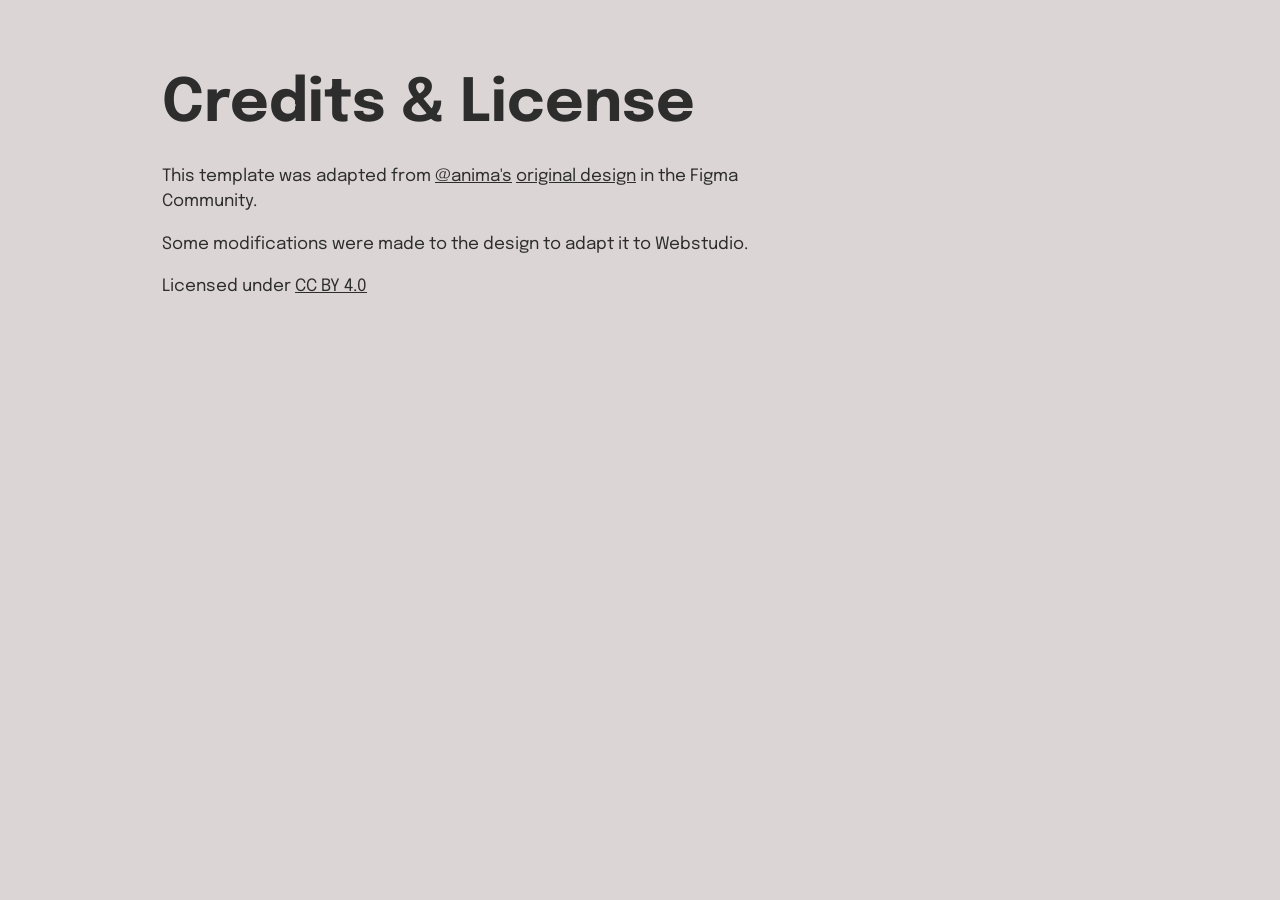
<file: credits/index.html>
<!doctype html>
<html
  lang="en"
  data-ws-project="1b78bc1e-9ee4-47fd-bb33-c470feb6d006"
  data-ws-last-published="2026-03-31T22:28:16.881Z"
>
  <head>
    <link
      rel="stylesheet"
      type="text/css"
      href="/assets/static/app_generated_index-6937cd5a.OuUXNKHL.css"
    />
    <meta charset="UTF-8" />
    <meta name="viewport" content="width=device-width,initial-scale=1" />
    <link rel="icon" href="/assets/logo_r1qaJQiri6sK3rPyq-Sar.svg" />
    <link
      rel="preload"
      href="/assets/Epilogue-VariableFont_wght_UMmD5uKuAMfCr3au74g5m.ttf"
      as="font"
      crossorigin="anonymous"
    />
    <meta property="og:url" content="https://url/credits" />
    <meta property="og:title" content="Credits" />
    <meta property="og:type" content="website" />
    <meta
      property="og:site_name"
      content="Freelance Copywriter - Medical Writer - Copyeditor - Proofreader"
    />
    <meta name="robots" content="noindex, nofollow" />
    <meta property="twitter:card" content="summary_large_image" />
    <title>Credits</title>
    <script type="application/ld+json">
      {
        "@context": "https://schema.org",
        "@type": "WebSite",
        "name": "Freelance Copywriter - Medical Writer - Copyeditor - Proofreader"
      }
    </script>
  </head>
  <body class="w-body">
    <div class="w-box">
      <main class="w-box">
        <section class="w-box c33xfh3 c1mzb2kd">
          <div
            class="w-box c1357293 c9jnjeu c5tmc3l c1ldum37 czr2pxy c155uc7w cry9bxc c1lfjoq7 cn6056e c1117wcl"
          >
            <h1 class="w-heading c11nr3ex c10r87ok c11dowh9 c32myit cwrra4i">
              Credits &amp; License
            </h1>
            <div class="w-box c1rco612">
              <p class="w-paragraph">
                This template was adapted from
                <a
                  href="https://www.figma.com/@anima"
                  target="_blank"
                  class="w-rich-text-link c1diw652 cld4m44 c180fws7 c1e9wxra c1c9nyn co9inq6 c18nx7en c13zjl4p cl60rel czukzo6 c1f2c285"
                  >@anima&#x27;s</a
                >
                <a
                  href="https://www.figma.com/community/file/1095695980466714349"
                  target="_blank"
                  class="w-rich-text-link c1diw652 cld4m44 c180fws7 c1e9wxra c1c9nyn co9inq6 c18nx7en c13zjl4p cl60rel czukzo6 c1f2c285"
                  >original design</a
                >
                in the Figma Community.
              </p>
              <p class="w-paragraph">
                Some modifications were made to the design to adapt it to
                Webstudio.
              </p>
              <p class="w-paragraph">
                Licensed under
                <a
                  href="https://creativecommons.org/licenses/by/4.0/"
                  target="_blank"
                  class="w-rich-text-link c1diw652 cld4m44 c180fws7 c1e9wxra c1c9nyn co9inq6 c18nx7en c13zjl4p cl60rel czukzo6 c1f2c285"
                  >CC BY 4.0</a
                >
              </p>
            </div>
          </div>
        </section>
      </main>
    </div>
    <script id="vike_pageContext" type="application/json">
      {
        "_urlRewrite": null,
        "pageId": "/pages/credits",
        "routeParams": {},
        "data": {
          "url": "https://url/credits",
          "system": {
            "params": {},
            "search": {},
            "origin": "https://url",
            "pathname": "/credits"
          },
          "resources": {},
          "pageMeta": {
            "title": "Credits",
            "description": "",
            "excludePageFromSearch": true,
            "language": "",
            "socialImageAssetName": "!undefined",
            "socialImageUrl": "",
            "status": 200,
            "redirect": "",
            "custom": []
          }
        }
      }
    </script>
    <script id="vike_globalContext" type="application/json">
      {}
    </script>
    <script
      src="/assets/entries/entry-server-routing.D0K8kcSy.js"
      type="module"
      async
    ></script>
    <link
      rel="modulepreload"
      href="/assets/entries/pages_credits.BJn9PGQH.js"
      as="script"
      type="text/javascript"
    /><link
      rel="modulepreload"
      href="/assets/chunks/chunk-BpoDLTkI.js"
      as="script"
      type="text/javascript"
    />
  </body>
</html>
</file>
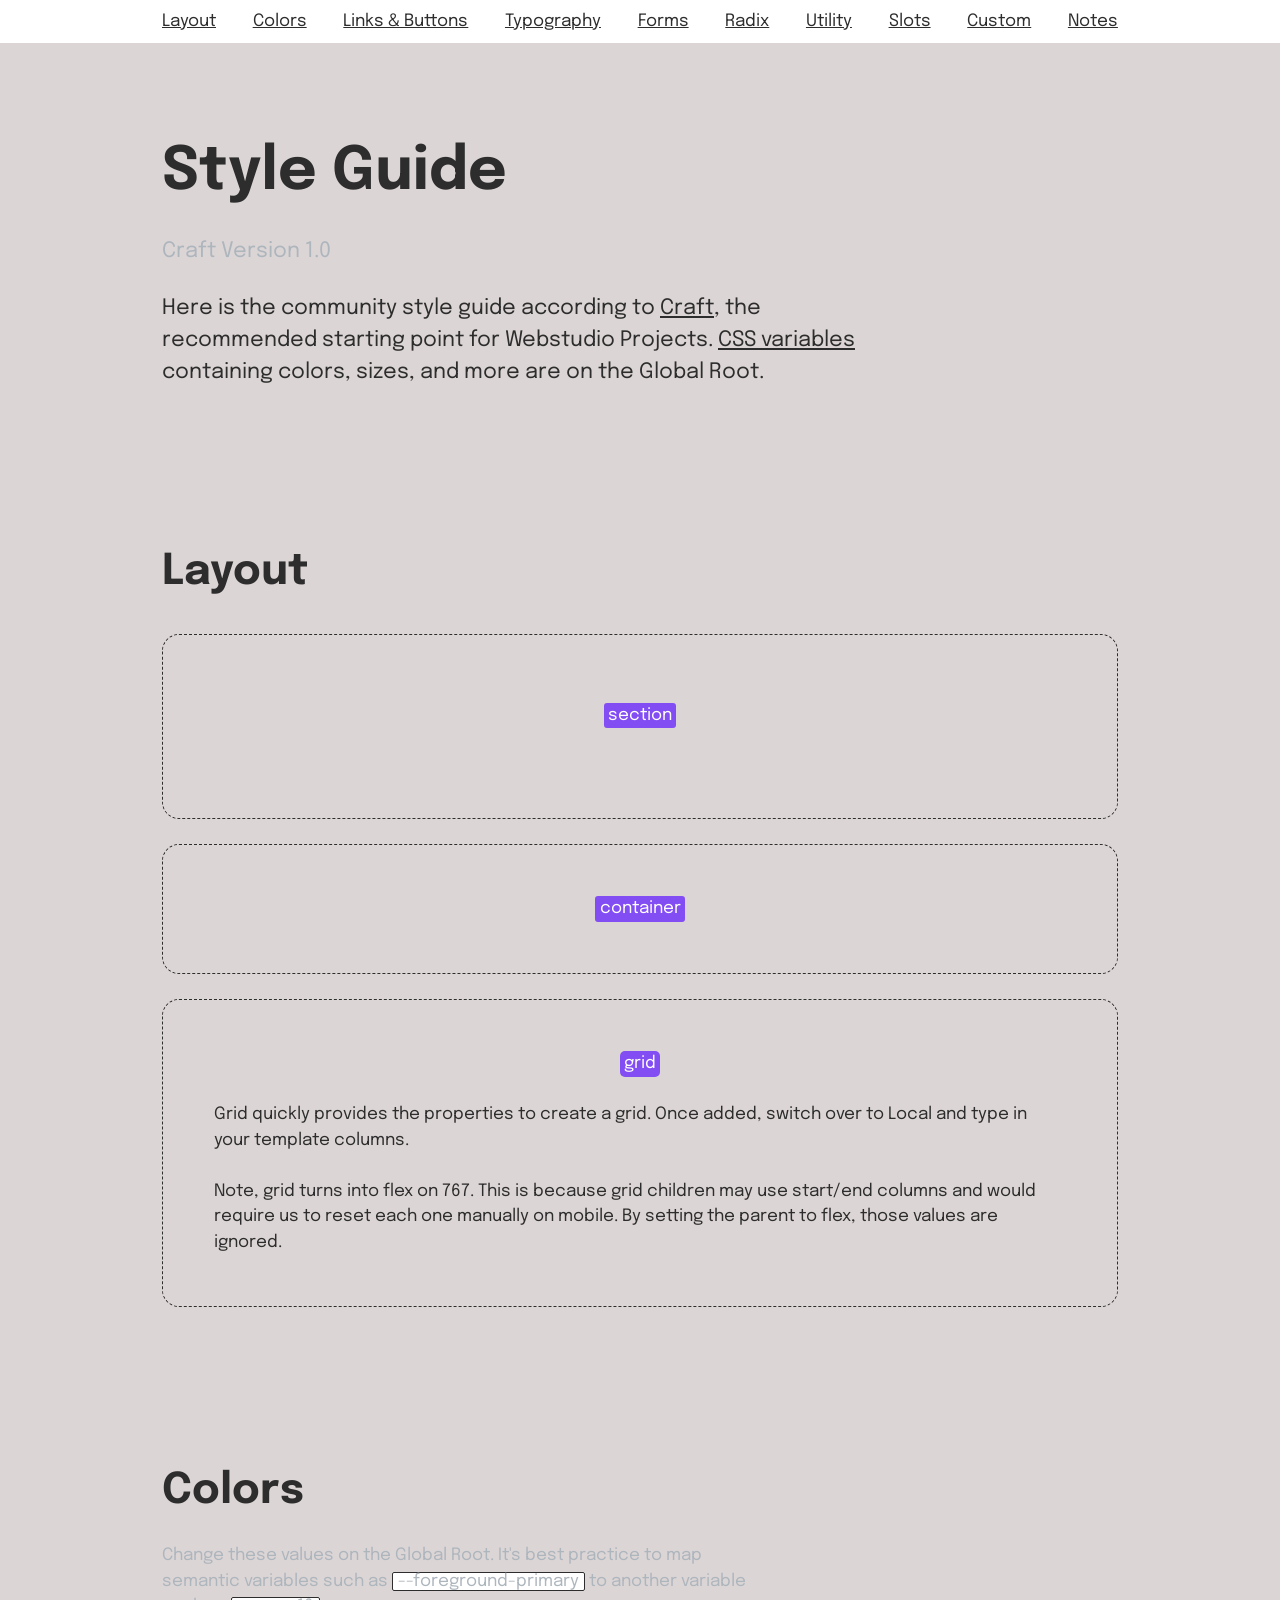
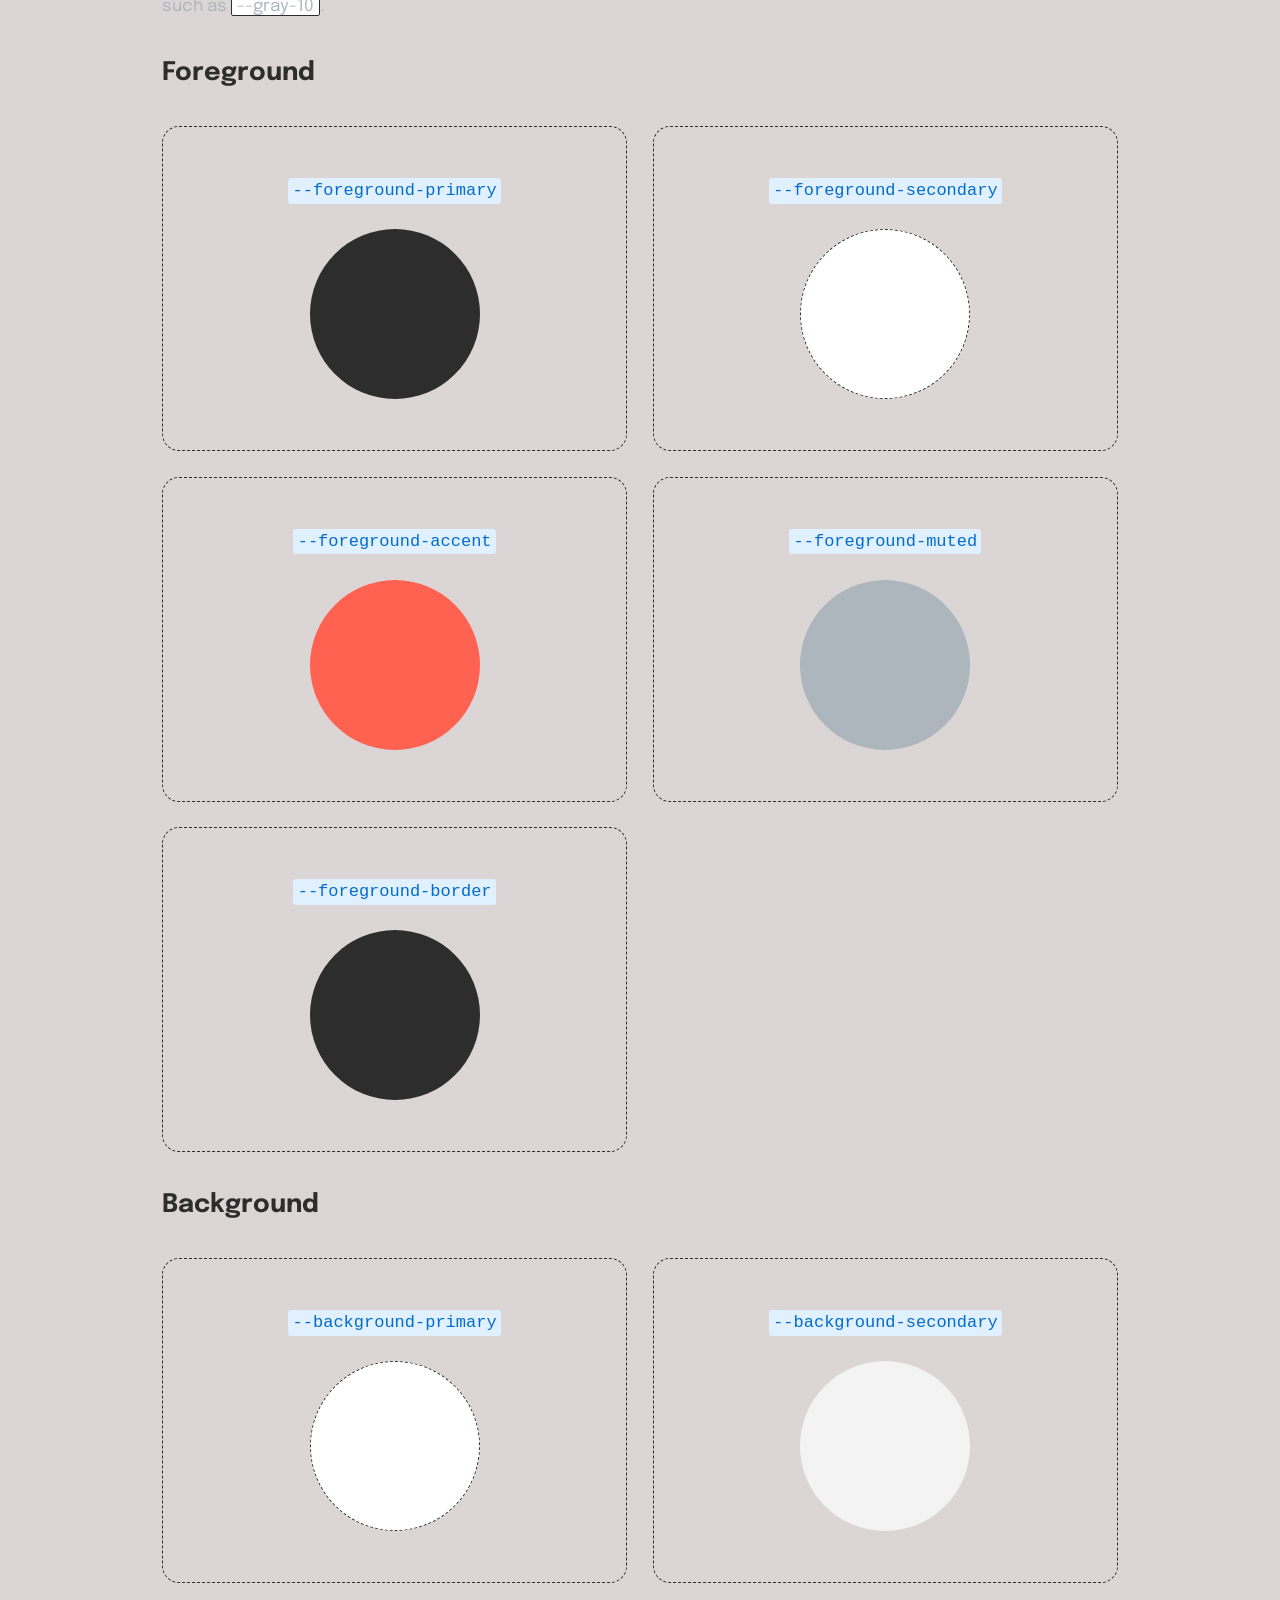
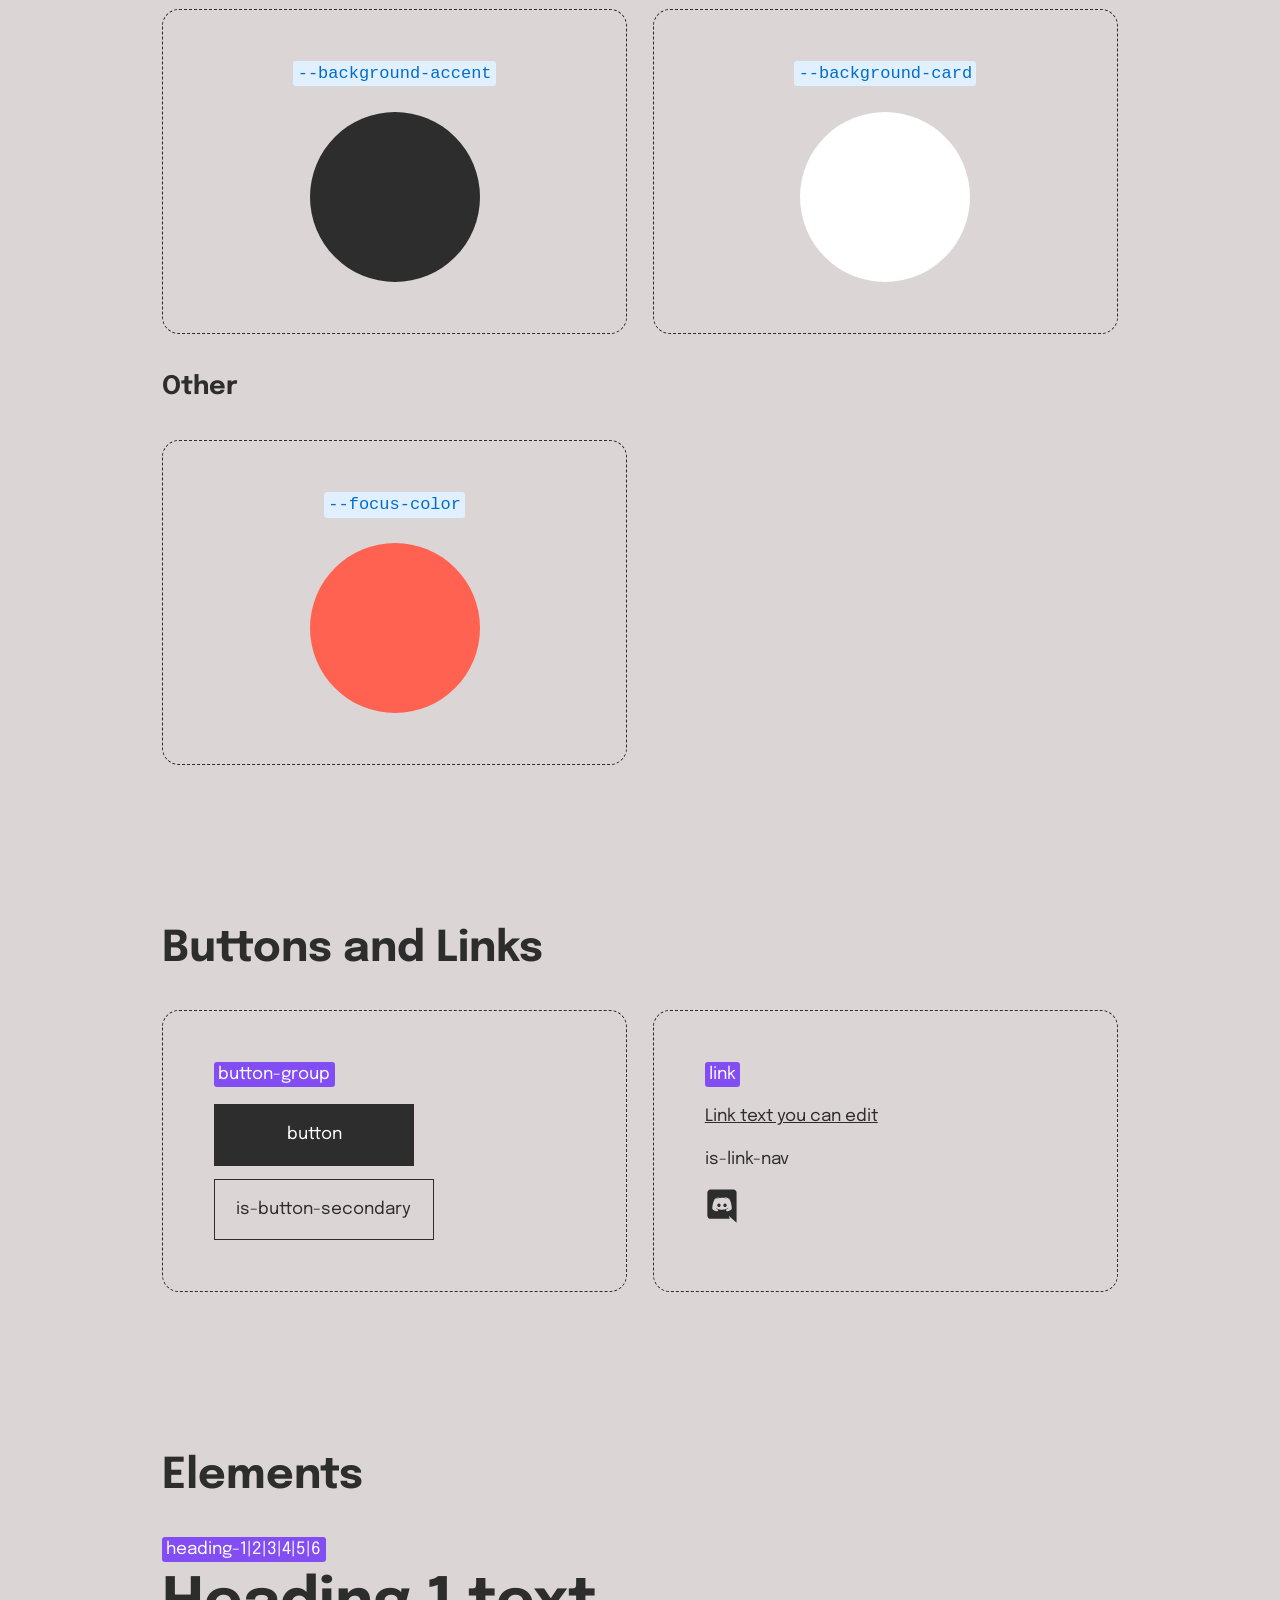
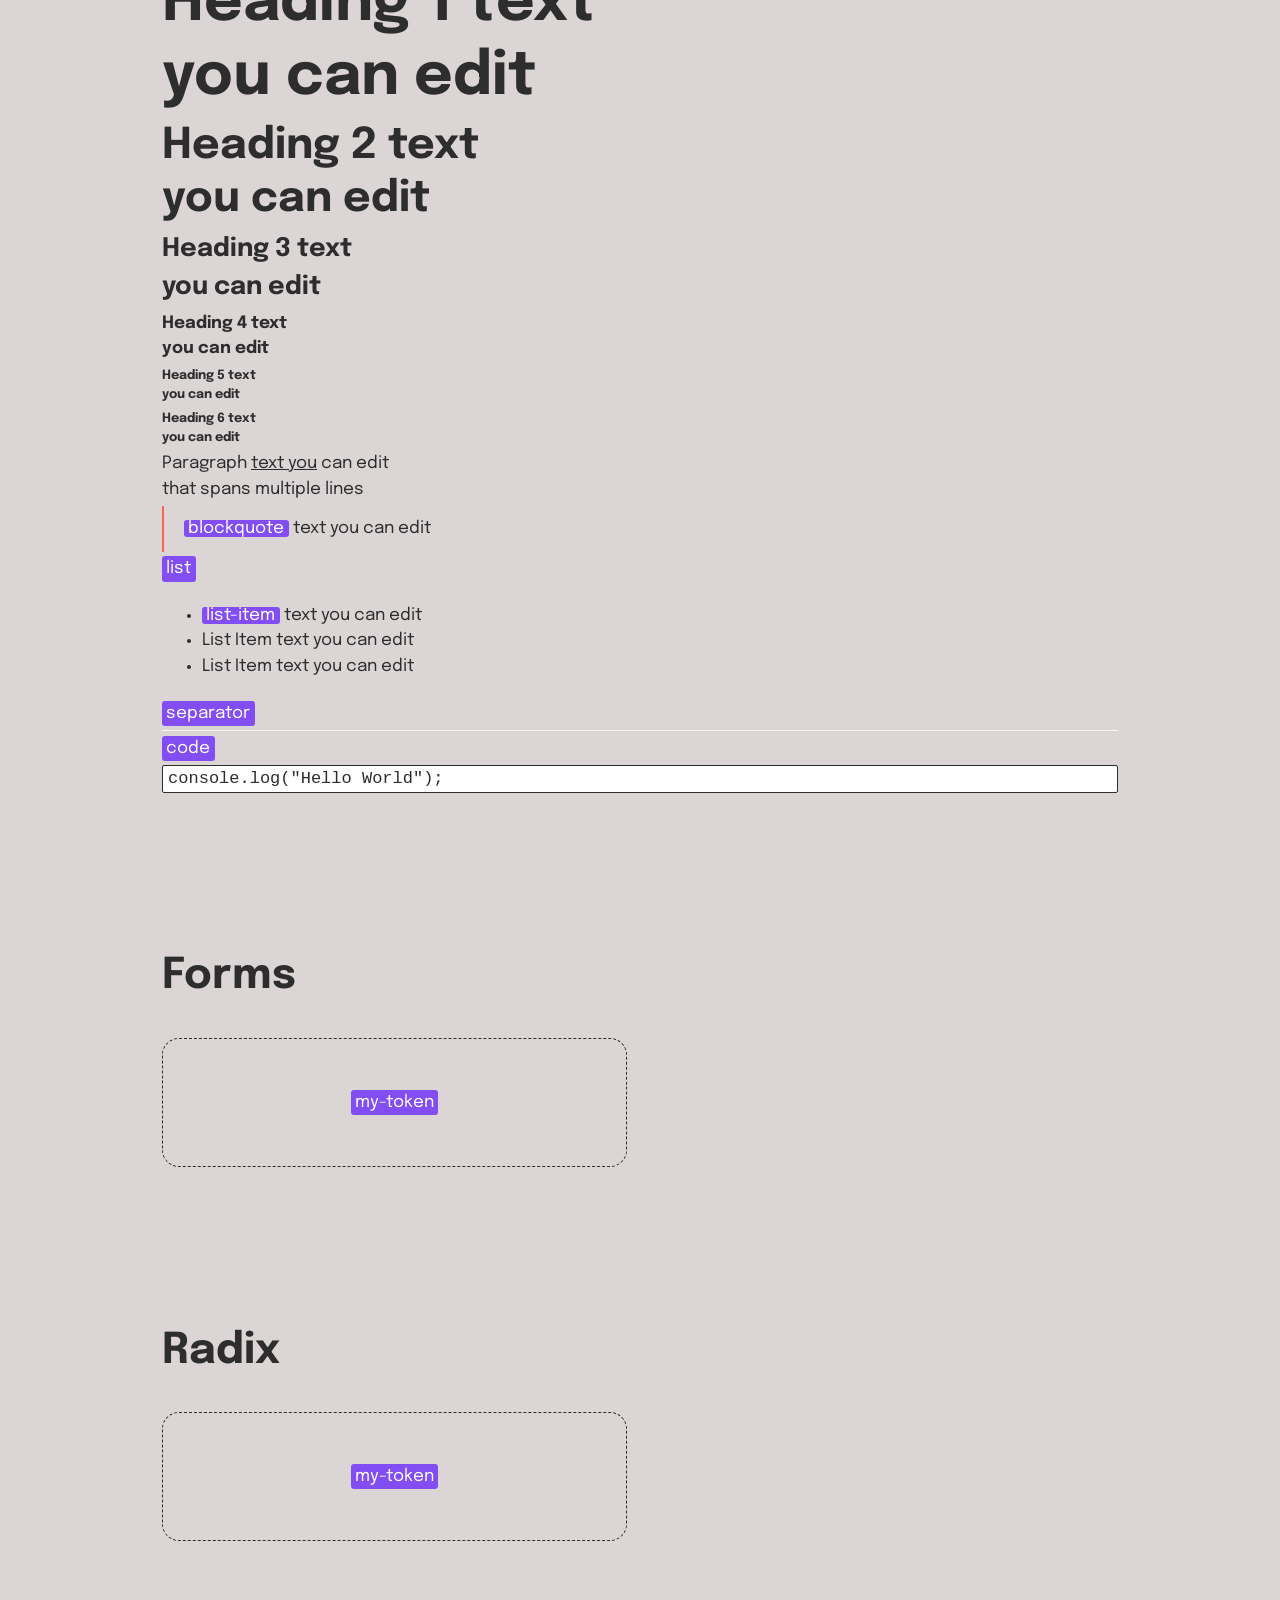
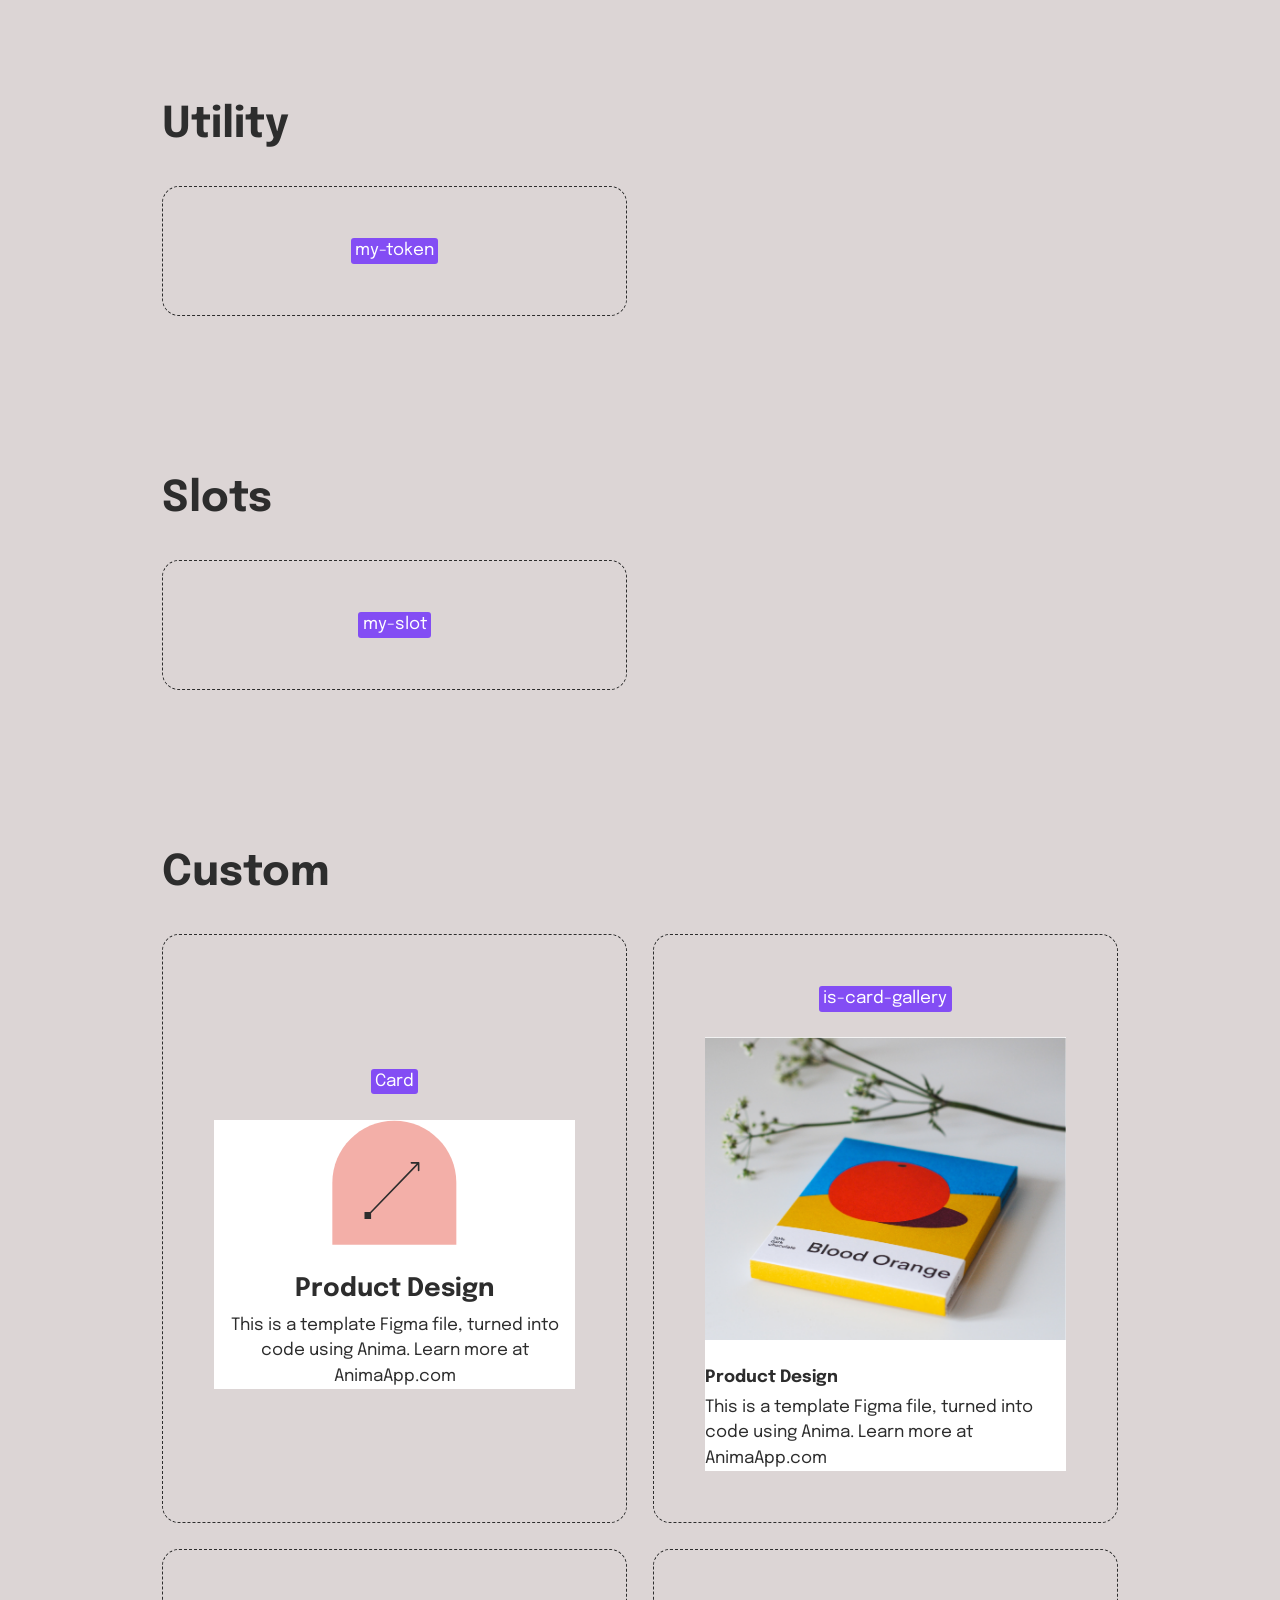
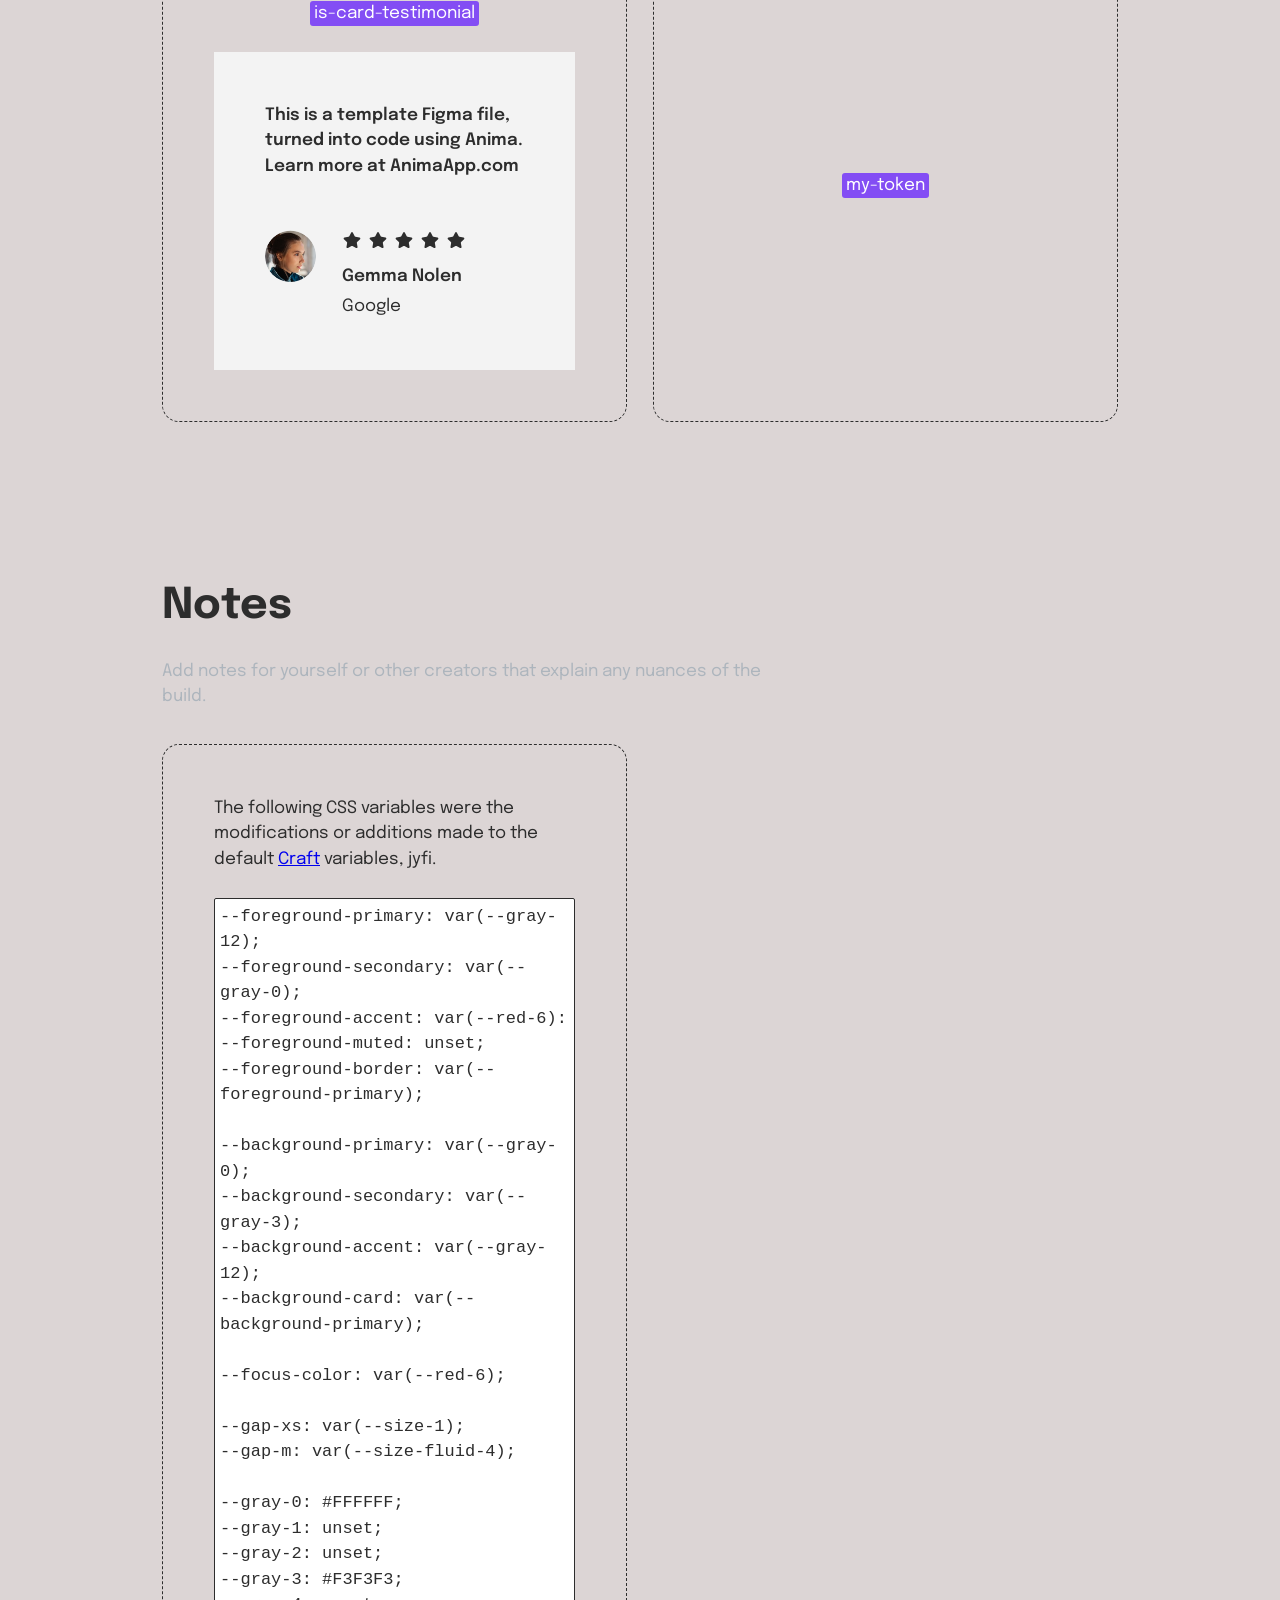
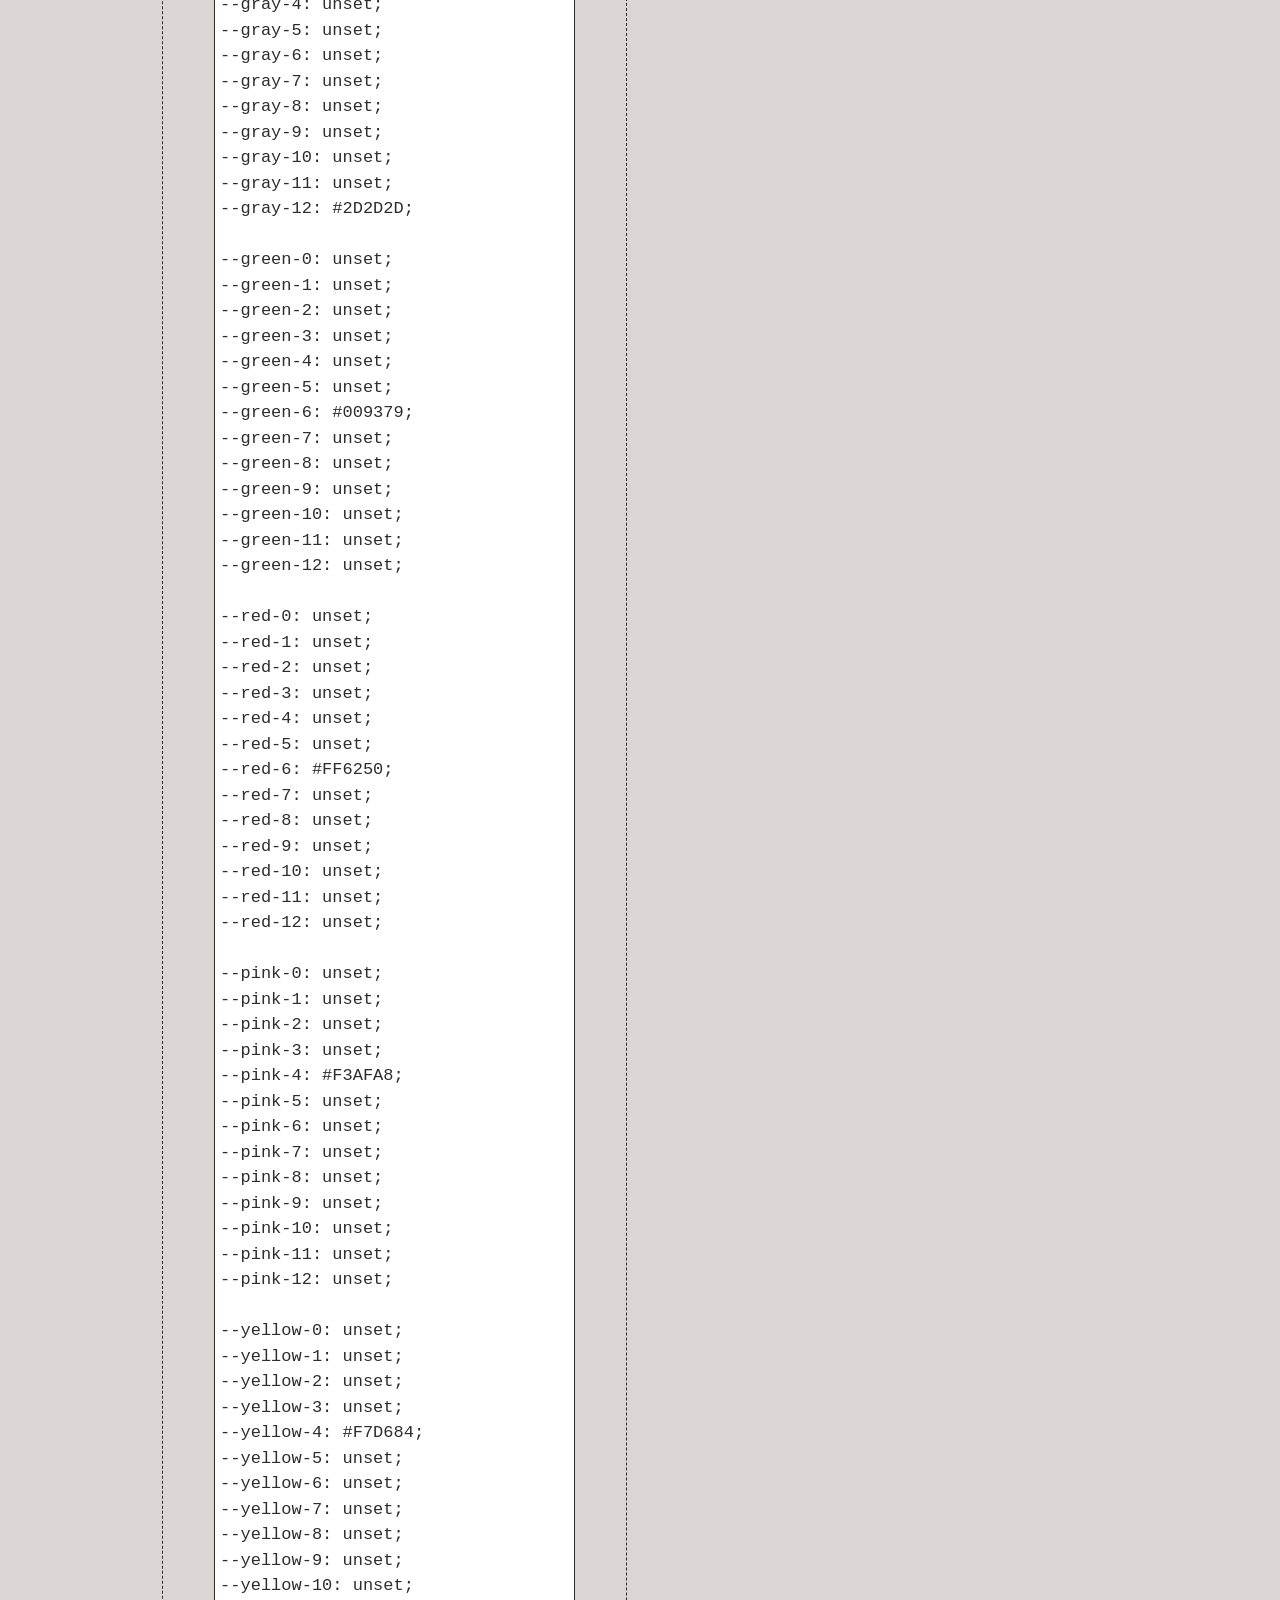
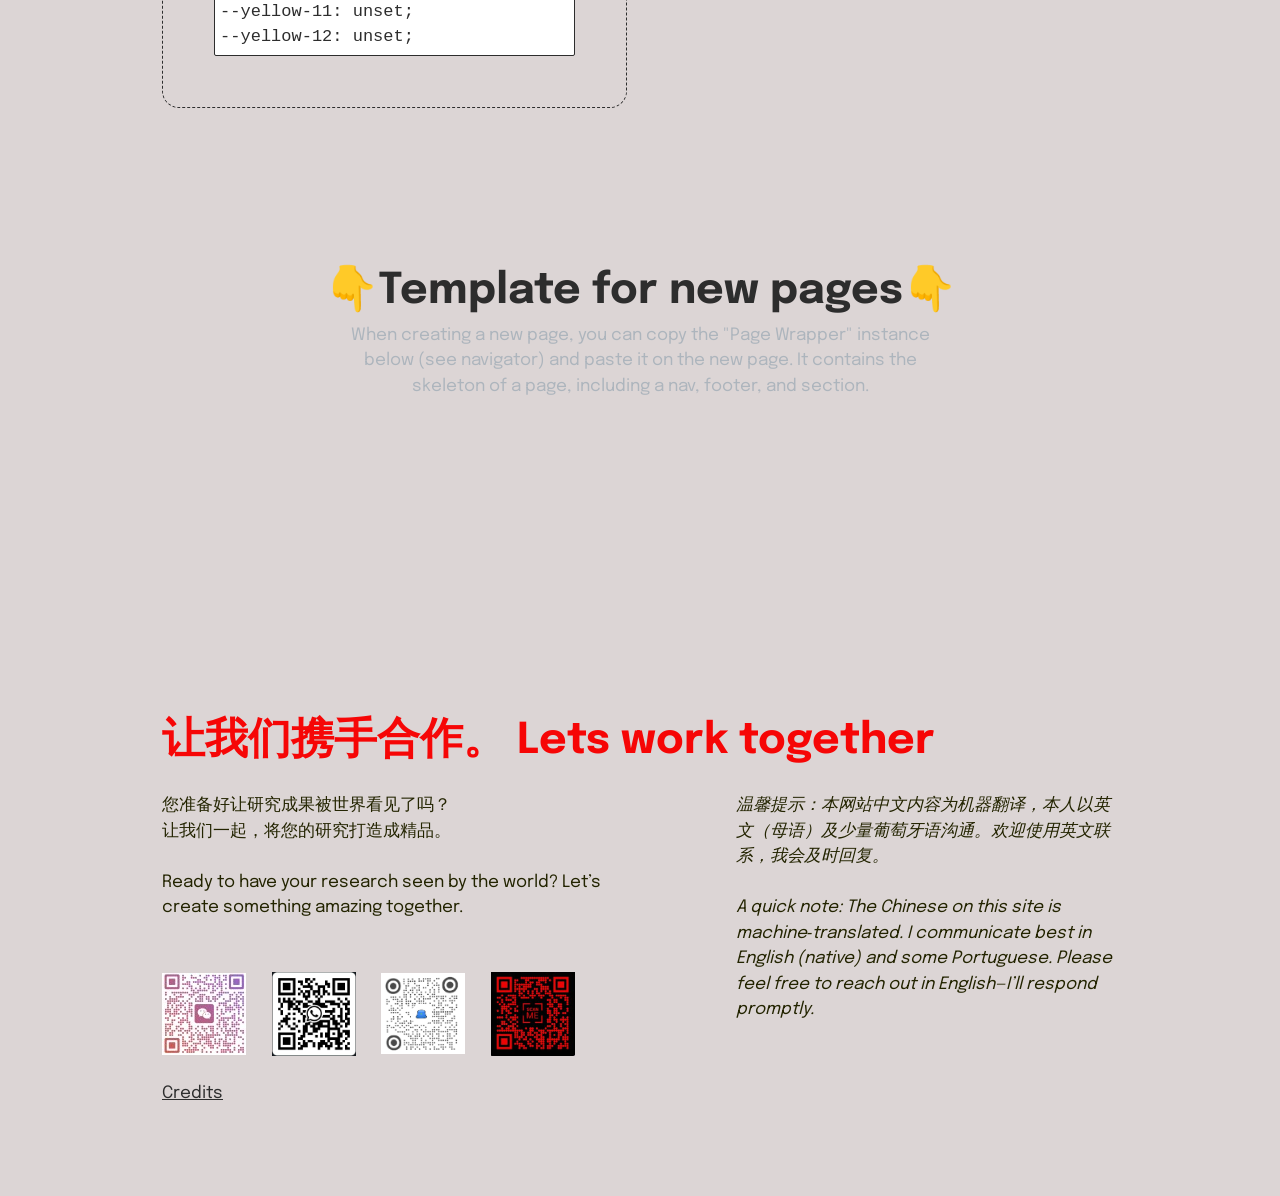
<file: style-guide/index.html>
<!doctype html>
<html
  lang="en"
  data-ws-project="1b78bc1e-9ee4-47fd-bb33-c470feb6d006"
  data-ws-last-published="2026-03-31T22:28:16.881Z"
>
  <head>
    <link
      rel="stylesheet"
      type="text/css"
      href="/assets/static/app_generated_index-6937cd5a.OuUXNKHL.css"
    />
    <meta charset="UTF-8" />
    <meta name="viewport" content="width=device-width,initial-scale=1" />
    <link
      rel="preload"
      as="image"
      imagesrcset="/assets/WeChat-edited_9wbJm5yLnjJlLYlcEXhvu.jpeg 16w, /assets/WeChat-edited_9wbJm5yLnjJlLYlcEXhvu.jpeg 32w, /assets/WeChat-edited_9wbJm5yLnjJlLYlcEXhvu.jpeg 48w, /assets/WeChat-edited_9wbJm5yLnjJlLYlcEXhvu.jpeg 64w, /assets/WeChat-edited_9wbJm5yLnjJlLYlcEXhvu.jpeg 96w, /assets/WeChat-edited_9wbJm5yLnjJlLYlcEXhvu.jpeg 128w, /assets/WeChat-edited_9wbJm5yLnjJlLYlcEXhvu.jpeg 256w"
      imagesizes="100vw"
    />
    <link
      rel="preload"
      as="image"
      imagesrcset="/assets/whatsapp4088_k2YUj1tn1CJEdTpj8dB2O.jpeg 16w, /assets/whatsapp4088_k2YUj1tn1CJEdTpj8dB2O.jpeg 32w, /assets/whatsapp4088_k2YUj1tn1CJEdTpj8dB2O.jpeg 48w, /assets/whatsapp4088_k2YUj1tn1CJEdTpj8dB2O.jpeg 64w, /assets/whatsapp4088_k2YUj1tn1CJEdTpj8dB2O.jpeg 96w, /assets/whatsapp4088_k2YUj1tn1CJEdTpj8dB2O.jpeg 128w, /assets/whatsapp4088_k2YUj1tn1CJEdTpj8dB2O.jpeg 256w"
      imagesizes="100vw"
    />
    <link
      rel="preload"
      as="image"
      imagesrcset="/assets/xhs_fuMBam7QK-yVdLZtGyibp.jpeg 16w, /assets/xhs_fuMBam7QK-yVdLZtGyibp.jpeg 32w, /assets/xhs_fuMBam7QK-yVdLZtGyibp.jpeg 48w, /assets/xhs_fuMBam7QK-yVdLZtGyibp.jpeg 64w, /assets/xhs_fuMBam7QK-yVdLZtGyibp.jpeg 96w, /assets/xhs_fuMBam7QK-yVdLZtGyibp.jpeg 128w, /assets/xhs_fuMBam7QK-yVdLZtGyibp.jpeg 256w"
      imagesizes="100vw"
    />
    <link
      rel="preload"
      as="image"
      imagesrcset="/assets/email_dyZILpmSor_00sC9ZjjKF.jpg 16w, /assets/email_dyZILpmSor_00sC9ZjjKF.jpg 32w, /assets/email_dyZILpmSor_00sC9ZjjKF.jpg 48w, /assets/email_dyZILpmSor_00sC9ZjjKF.jpg 64w, /assets/email_dyZILpmSor_00sC9ZjjKF.jpg 96w, /assets/email_dyZILpmSor_00sC9ZjjKF.jpg 128w, /assets/email_dyZILpmSor_00sC9ZjjKF.jpg 256w"
      imagesizes="100vw"
    />
    <link rel="icon" href="/assets/logo_r1qaJQiri6sK3rPyq-Sar.svg" />
    <link
      rel="preload"
      href="/assets/Epilogue-VariableFont_wght_UMmD5uKuAMfCr3au74g5m.ttf"
      as="font"
      crossorigin="anonymous"
    />
    <meta property="og:url" content="https://url/style-guide" />
    <meta property="og:title" content="Untitled" />
    <meta property="og:type" content="website" />
    <meta
      property="og:site_name"
      content="Freelance Copywriter - Medical Writer - Copyeditor - Proofreader"
    />
    <meta name="robots" content="noindex, nofollow" />
    <meta property="twitter:card" content="summary_large_image" />
    <title>Untitled</title>
    <script type="application/ld+json">
      {
        "@context": "https://schema.org",
        "@type": "WebSite",
        "name": "Freelance Copywriter - Medical Writer - Copyeditor - Proofreader"
      }
    </script>
  </head>
  <body id="top" class="w-body">
    <div class="w-box c33xfh3 c1mzb2kd">
      <div
        class="w-box c1357293 c9jnjeu c5tmc3l c1ldum37 czr2pxy c155uc7w cry9bxc c1lfjoq7 c11ykhog c1kt5iwx"
      >
        <div class="w-box cry9bxc c1lfjoq7 c1z0l37u c1ml0hr7 cbmc0x9">
          <h1 class="w-heading c11nr3ex c10r87ok c11dowh9 c32myit cwrra4i">
            Style Guide
          </h1>
          <div class="w-text c1nkzcyu c91x88d">Craft Version 1.0</div>
          <p class="w-paragraph cz5g8eb c1nkzcyu">
            Here is the community style guide according to
            <a
              href="https://docs.webstudio.is/university/craft"
              target="_blank"
              class="w-rich-text-link c1diw652 cld4m44 c180fws7 c1e9wxra c1c9nyn co9inq6 c18nx7en c13zjl4p cl60rel czukzo6 c1f2c285"
              >Craft</a
            >, the recommended starting point for Webstudio Projects.
            <a
              href="https://docs.webstudio.is/university/foundations/css-variables"
              target="_blank"
              class="w-rich-text-link c1diw652 cld4m44 c180fws7 c1e9wxra c1c9nyn co9inq6 c18nx7en c13zjl4p cl60rel czukzo6 c1f2c285"
              >CSS variables</a
            >
            containing colors, sizes, and more are on the Global Root.
          </p>
        </div>
        <div
          id="layout"
          class="w-box cry9bxc c1lfjoq7 cdq89vd c1tcoltv c1778y6x"
        >
          <div class="w-box cry9bxc c1lfjoq7 c1z0l37u c1ml0hr7 cbmc0x9">
            <h2 class="w-heading c1dxq9cf c10r87ok c11dowh9 c32myit cwrra4i">
              Layout
            </h2>
          </div>
          <div class="w-box copqmak c9sypx0 c1w3ahi2 c3zdkj3 c1lcvbhc">
            <div
              class="w-box c12n5uks csb0ifw cg5j03k c8od1c4 cry9bxc c1qyy4dh ct02u4h c33xfh3 c1mzb2kd c1vaudkt cci8rp4 c1fhkm63 clv8gve c1lfjoq7 cll3pt2 c1gy5yet c1qdn8k2"
            >
              <div
                class="w-text c13hpgo3 cbvffy can94pj c1p3n7hw c1qom380 c1pn4vw7 cczo11 c1tnvyeo c1pm51o8 c18tatc1"
              >
                section
              </div>
            </div>
            <div
              class="w-box c12n5uks csb0ifw cg5j03k c8od1c4 cry9bxc c1qyy4dh ct02u4h c2keyc8 cnkorcr c1ldum37 c5tmc3l c1fhkm63 clv8gve c1lfjoq7 ca4qjwu c1cdc69r c1357293 c9jnjeu czr2pxy c155uc7w c1qdn8k2"
            >
              <div
                class="w-text c13hpgo3 cbvffy can94pj c1p3n7hw c1qom380 c1pn4vw7 cczo11 c1tnvyeo c1pm51o8 c18tatc1"
              >
                container
              </div>
            </div>
            <div
              class="w-box c12n5uks csb0ifw cg5j03k c8od1c4 cry9bxc c1qyy4dh ct02u4h c1fhkm63 clv8gve c1lfjoq7 cll3pt2 c1gy5yet c1f64byh c1qdn8k2 c1g7fxd7"
            >
              <div class="w-box c7rvndl c2w8hv4">
                <div
                  class="w-text c13hpgo3 c1umavhe caipwxg cbvffy can94pj c1b1clqm cir85gx c1qom380 cr8yqfm c1ufwdzl c5blvcv cml0h3f c5m8ase clv8gve"
                >
                  grid
                </div>
              </div>
              <div class="w-box">
                <p class="w-paragraph">
                  Grid quickly provides the properties to create a grid. Once
                  added, switch over to Local and type in your template columns.
                </p>
              </div>
              <div class="w-box">
                <p class="w-paragraph">
                  Note, grid turns into flex on 767. This is because grid
                  children may use start/end columns and would require us to
                  reset each one manually on mobile. By setting the parent to
                  flex, those values are ignored.
                </p>
              </div>
            </div>
          </div>
        </div>
        <div
          id="colors"
          class="w-box cry9bxc c1lfjoq7 cdq89vd c1tcoltv c1778y6x"
        >
          <div class="w-box cry9bxc c1lfjoq7 c1z0l37u c1ml0hr7 cbmc0x9">
            <h2 class="w-heading c1dxq9cf c10r87ok c11dowh9 c32myit cwrra4i">
              Colors
            </h2>
            <p class="w-paragraph c91x88d c1rco612">
              Change these values on the Global Root. It&#x27;s best practice to
              map semantic variables such as
              <span
                class="w-text-1 c2i0393 c19evryj cntnubm c16hrg7f c12vy3a5 cuwcd3w c182r5t9 c27bbqk"
                >--foreground-primary</span
              >
              to another variable such as
              <span
                class="w-text-1 c2i0393 c19evryj cntnubm c16hrg7f c12vy3a5 cuwcd3w c182r5t9 c27bbqk"
                >--gray-10</span
              >.
            </p>
          </div>
          <h3 class="w-heading cuoke4w c11dowh9 c32myit cwrra4i">Foreground</h3>
          <div class="w-box copqmak c1f64byh c1w3ahi2 c3zdkj3 c1lcvbhc">
            <div
              class="w-box c12n5uks csb0ifw cg5j03k c8od1c4 cry9bxc c1qyy4dh ct02u4h c1fhkm63 clv8gve c1lfjoq7 cll3pt2 c1gy5yet c1qdn8k2 c1g7fxd7"
            >
              <div
                class="w-text c1oa4dlv cbvffy can94pj cjid75y c1qom380 c1pn4vw7 cczo11 c1tnvyeo c1pm51o8 c18tatc1 c16x0h2l"
              >
                --foreground-primary
              </div>
              <div
                class="w-box cagnu3j c1cx42qj c1nj04wn c1nitjp7 c195lvp6 c1hr6a6t c1s9lq31 c12y6bqh c6pvryr"
              ></div>
            </div>
            <div
              class="w-box c12n5uks csb0ifw cg5j03k c8od1c4 cry9bxc c1qyy4dh ct02u4h c1fhkm63 clv8gve c1lfjoq7 cll3pt2 c1gy5yet c1qdn8k2 c1g7fxd7"
            >
              <div
                class="w-text c1oa4dlv cbvffy can94pj cjid75y c1qom380 c1pn4vw7 cczo11 c1tnvyeo c1pm51o8 c18tatc1 c16x0h2l"
              >
                --foreground-secondary
              </div>
              <div
                class="w-box cagnu3j c1cx42qj c1nj04wn c1nitjp7 c195lvp6 c1hr6a6t c1s9lq31 c1bd9ep2 c1qdn8k2"
              ></div>
            </div>
            <div
              class="w-box c12n5uks csb0ifw cg5j03k c8od1c4 cry9bxc c1qyy4dh ct02u4h c1fhkm63 clv8gve c1lfjoq7 cll3pt2 c1gy5yet c1qdn8k2 c1g7fxd7"
            >
              <div
                class="w-text c1oa4dlv cbvffy can94pj cjid75y c1qom380 c1pn4vw7 cczo11 c1tnvyeo c1pm51o8 c18tatc1 c16x0h2l"
              >
                --foreground-accent
              </div>
              <div
                class="w-box cagnu3j c1cx42qj c1nj04wn c1nitjp7 c195lvp6 c1hr6a6t c1s9lq31 cpp0nin c6pvryr"
              ></div>
            </div>
            <div
              class="w-box c12n5uks csb0ifw cg5j03k c8od1c4 cry9bxc c1qyy4dh ct02u4h c1fhkm63 clv8gve c1lfjoq7 cll3pt2 c1gy5yet c1qdn8k2 c1g7fxd7"
            >
              <div
                class="w-text c1oa4dlv cbvffy can94pj cjid75y c1qom380 c1pn4vw7 cczo11 c1tnvyeo c1pm51o8 c18tatc1 c16x0h2l"
              >
                --foreground-muted
              </div>
              <div
                class="w-box cagnu3j c1cx42qj c1nj04wn c1nitjp7 c195lvp6 c1hr6a6t c1s9lq31 czt9u4x c6pvryr"
              ></div>
            </div>
            <div
              class="w-box c12n5uks csb0ifw cg5j03k c8od1c4 cry9bxc c1qyy4dh ct02u4h c1fhkm63 clv8gve c1lfjoq7 cll3pt2 c1gy5yet c1qdn8k2 c1g7fxd7"
            >
              <div
                class="w-text c1oa4dlv cbvffy can94pj cjid75y c1qom380 c1pn4vw7 cczo11 c1tnvyeo c1pm51o8 c18tatc1 c16x0h2l"
              >
                --foreground-border
              </div>
              <div
                class="w-box cagnu3j c1cx42qj c1nj04wn c1nitjp7 c195lvp6 c1hr6a6t c1s9lq31 cchda18 c6pvryr"
              ></div>
            </div>
          </div>
          <h3 class="w-heading cuoke4w c11dowh9 c32myit cwrra4i">Background</h3>
          <div class="w-box copqmak c1f64byh c1w3ahi2 c3zdkj3 c1lcvbhc">
            <div
              class="w-box c12n5uks csb0ifw cg5j03k c8od1c4 cry9bxc c1qyy4dh ct02u4h c1fhkm63 clv8gve c1lfjoq7 cll3pt2 c1gy5yet c1qdn8k2 c1g7fxd7"
            >
              <div
                class="w-text c1oa4dlv cbvffy can94pj cjid75y c1qom380 c1pn4vw7 cczo11 c1tnvyeo c1pm51o8 c18tatc1 c16x0h2l"
              >
                --background-primary
              </div>
              <div
                class="w-box cagnu3j c1cx42qj c1nj04wn c1nitjp7 c195lvp6 c1hr6a6t c1s9lq31 cvgv9nf c1qdn8k2"
              ></div>
            </div>
            <div
              class="w-box c12n5uks csb0ifw cg5j03k c8od1c4 cry9bxc c1qyy4dh ct02u4h c1fhkm63 clv8gve c1lfjoq7 cll3pt2 c1gy5yet c1qdn8k2 c1g7fxd7"
            >
              <div
                class="w-text c1oa4dlv cbvffy can94pj cjid75y c1qom380 c1pn4vw7 cczo11 c1tnvyeo c1pm51o8 c18tatc1 c16x0h2l"
              >
                --background-secondary
              </div>
              <div
                class="w-box cagnu3j c1cx42qj c1nj04wn c1nitjp7 c195lvp6 c1hr6a6t c1s9lq31 c1llqm3g c6pvryr"
              ></div>
            </div>
            <div
              class="w-box c12n5uks csb0ifw cg5j03k c8od1c4 cry9bxc c1qyy4dh ct02u4h c1fhkm63 clv8gve c1lfjoq7 cll3pt2 c1gy5yet c1qdn8k2 c1g7fxd7"
            >
              <div
                class="w-text c1oa4dlv cbvffy can94pj cjid75y c1qom380 c1pn4vw7 cczo11 c1tnvyeo c1pm51o8 c18tatc1 c16x0h2l"
              >
                --background-accent
              </div>
              <div
                class="w-box cagnu3j c1cx42qj c1nj04wn c1nitjp7 c195lvp6 c1hr6a6t c1s9lq31 c1iv8y8b c6pvryr"
              ></div>
            </div>
            <div
              class="w-box c12n5uks csb0ifw cg5j03k c8od1c4 cry9bxc c1qyy4dh ct02u4h c1fhkm63 clv8gve c1lfjoq7 cll3pt2 c1gy5yet c1qdn8k2 c1g7fxd7"
            >
              <div
                class="w-text c1oa4dlv cbvffy can94pj cjid75y c1qom380 c1pn4vw7 cczo11 c1tnvyeo c1pm51o8 c18tatc1 c16x0h2l"
              >
                --background-card
              </div>
              <div
                class="w-box cagnu3j c1cx42qj c1nj04wn c1nitjp7 c195lvp6 c1hr6a6t c1s9lq31 cow0ixc c6pvryr"
              ></div>
            </div>
          </div>
          <h3 class="w-heading cuoke4w c11dowh9 c32myit cwrra4i">Other</h3>
          <div class="w-box copqmak c1f64byh c1w3ahi2 c3zdkj3 c1lcvbhc">
            <div
              class="w-box c12n5uks csb0ifw cg5j03k c8od1c4 cry9bxc c1qyy4dh ct02u4h c1fhkm63 clv8gve c1lfjoq7 cll3pt2 c1gy5yet c1qdn8k2 c1g7fxd7"
            >
              <div
                class="w-text c1oa4dlv cbvffy can94pj cjid75y c1qom380 c1pn4vw7 cczo11 c1tnvyeo c1pm51o8 c18tatc1 c16x0h2l"
              >
                --focus-color
              </div>
              <div
                class="w-box cagnu3j c1cx42qj c1nj04wn c1nitjp7 c195lvp6 c1hr6a6t c1s9lq31 c17o0p2u c6pvryr"
              ></div>
            </div>
          </div>
        </div>
        <div
          id="links-buttons"
          class="w-box cry9bxc c1lfjoq7 cdq89vd c1tcoltv c1778y6x"
        >
          <div class="w-box cry9bxc c1lfjoq7 c1z0l37u c1ml0hr7 cbmc0x9">
            <h2 class="w-heading c1dxq9cf c10r87ok c11dowh9 c32myit cwrra4i">
              Buttons and Links
            </h2>
          </div>
          <div class="w-box copqmak c1f64byh c1w3ahi2 c3zdkj3 c1lcvbhc">
            <div
              class="w-box c12n5uks csb0ifw cg5j03k c8od1c4 cry9bxc c16xs6ny c1wt8a7g c1fhkm63 clv8gve c1lfjoq7 c133lpx4 c14u5o53 c1qdn8k2 c1g7fxd7"
            >
              <div
                class="w-text c13hpgo3 cbvffy can94pj c1p3n7hw c1qom380 c1pn4vw7 cczo11 c1tnvyeo c1pm51o8 c18tatc1"
              >
                button-group
              </div>
              <div
                class="w-box cry9bxc c1qyy4dh c1wt8a7g c17drxn3 cvj021w c15cml01"
              >
                <a
                  class="w-link c1uz1hxp c188j2zq c1b2tb9q c1xm4ef6 c1a8d7ts c122t6uk c1gut7ra cvyaqlm c1wn9gbn ckhl5v6 c135vpv5 c1nouzdk c1qom380 c1hz2opz c1c9nyn co9inq6 c18nx7en c13zjl4p c1jw6uqv cl60rel czukzo6 cmpnn5a"
                  href="#"
                  >button</a
                ><a
                  class="w-link c15dw1qs c1e7helk c1b2tb9q c1xm4ef6 c1a8d7ts c122t6uk c1gut7ra cvyaqlm c1wn9gbn ckhl5v6 c135vpv5 c1nouzdk c1qom380 c1hz2opz c1c9nyn co9inq6 c18nx7en c13zjl4p ckz5c6u cl60rel czukzo6 cmpnn5a"
                  href="#"
                  >is-button-secondary</a
                >
              </div>
            </div>
            <div
              class="w-box c12n5uks csb0ifw cg5j03k c8od1c4 cry9bxc c16xs6ny c1wt8a7g c1fhkm63 clv8gve c1lfjoq7 c133lpx4 c14u5o53 c1qdn8k2 c1g7fxd7"
            >
              <div
                class="w-text c13hpgo3 cbvffy can94pj c1p3n7hw c1qom380 c1pn4vw7 cczo11 c1tnvyeo c1pm51o8 c18tatc1"
              >
                link
              </div>
              <a
                class="w-link c1diw652 cld4m44 c180fws7 c1e9wxra c1c9nyn co9inq6 c18nx7en c13zjl4p cl60rel czukzo6 c1f2c285"
                href="#"
                >Link text you can edit</a
              ><a
                class="w-link c1diw652 cld4m44 c135vpv5 c1e9wxra c1c9nyn co9inq6 c18nx7en c13zjl4p cl60rel czukzo6 c1f2c285"
                href="#"
                >is-link-nav</a
              ><a
                class="w-link c1diw652 csru8nn c180fws7 c1e9wxra c1c9nyn co9inq6 c18nx7en c13zjl4p c1xty5yn c1g1x4wk cl60rel czukzo6 c1f2c285"
                href="#"
                ><div class="w-html-embed">
                  <svg
                    width="100%"
                    height="100%"
                    viewBox="0 0 26 29"
                    fill="none"
                    xmlns="http://www.w3.org/2000/svg"
                  >
                    <path
                      d="M10.3895 12.2844C9.57651 12.2844 8.93601 12.9969 8.93601 13.8669C8.93601 14.7339 9.59151 15.4494 10.3895 15.4494C11.201 15.4494 11.8415 14.7339 11.8415 13.8669C11.858 12.9954 11.201 12.2844 10.3895 12.2844ZM15.5915 12.2844C14.7785 12.2844 14.138 12.9969 14.138 13.8669C14.138 14.7339 14.7935 15.4494 15.5915 15.4494C16.403 15.4494 17.0435 14.7339 17.0435 13.8669C17.042 12.9954 16.403 12.2844 15.5915 12.2844Z"
                      fill="currentColor"
                    ></path>
                    <path
                      d="M22.517 0.327881H3.42051C3.036 0.328865 2.65545 0.405574 2.30058 0.553629C1.94572 0.701684 1.62349 0.918186 1.35229 1.19077C1.0811 1.46336 0.866253 1.78669 0.720018 2.14231C0.573782 2.49793 0.499023 2.87887 0.50001 3.26338V22.5294C0.50001 24.1539 1.81101 25.4649 3.42051 25.4649H19.58L18.8225 22.8264L20.648 24.5229L22.3715 26.1189L25.4375 28.8279V3.26338C25.4385 2.87887 25.3637 2.49793 25.2175 2.14231C25.0713 1.78669 24.8564 1.46336 24.5852 1.19077C24.314 0.918186 23.9918 0.701684 23.6369 0.553629C23.2821 0.405574 22.9015 0.328865 22.517 0.327881ZM17.015 18.9384C17.015 18.9384 16.502 18.3264 16.076 17.7819C17.942 17.2539 18.6545 16.0869 18.6545 16.0869C18.0695 16.4709 17.5145 16.7439 17.015 16.9299C15.1965 17.6909 13.194 17.8986 11.258 17.5269C10.5427 17.3864 9.84173 17.1805 9.16401 16.9119C8.80658 16.7761 8.45922 16.6152 8.12451 16.4304C8.08101 16.3989 8.03901 16.3869 7.99701 16.3584C7.97454 16.3477 7.9546 16.3324 7.93851 16.3134C7.68201 16.1724 7.53951 16.0734 7.53951 16.0734C7.53951 16.0734 8.22351 17.2134 10.034 17.7549C9.60651 18.2949 9.07851 18.9384 9.07851 18.9384C5.93001 18.8379 4.73451 16.7724 4.73451 16.7724C4.73451 12.1839 6.78651 8.46538 6.78651 8.46538C8.83851 6.92488 10.79 6.96838 10.79 6.96838L10.9325 7.13938C8.36751 7.88188 7.18401 9.00688 7.18401 9.00688C7.18401 9.00688 7.49901 8.83588 8.02551 8.59438C9.54951 7.92538 10.76 7.73938 11.2595 7.69588C11.345 7.68238 11.417 7.66738 11.5025 7.66738C13.9733 7.33441 16.4857 7.80398 18.6695 9.00688C18.6695 9.00688 17.543 7.93888 15.1205 7.19788L15.32 6.96988C15.32 6.96988 17.273 6.92638 19.3235 8.46688C19.3235 8.46688 21.3755 12.1854 21.3755 16.7739C21.3755 16.7739 20.165 18.8379 17.015 18.9384Z"
                      fill="currentColor"
                    ></path>
                  </svg></div
              ></a>
            </div>
          </div>
        </div>
        <div
          id="typography"
          class="w-box cry9bxc c1lfjoq7 cdq89vd c1tcoltv c1778y6x"
        >
          <div class="w-box cry9bxc c1lfjoq7 c1z0l37u c1ml0hr7 cbmc0x9">
            <h2 class="w-heading c1dxq9cf c10r87ok c11dowh9 c32myit cwrra4i">
              Elements
            </h2>
          </div>
          <div class="w-box cry9bxc c1lfjoq7 cn6056e c1117wcl">
            <div
              class="w-text c13hpgo3 cbvffy can94pj c1p3n7hw c1qom380 c1pn4vw7 cczo11 c1tnvyeo c1pm51o8 c18tatc1"
            >
              heading-1|2|3|4|5|6
            </div>
            <h1 class="w-heading c11nr3ex c10r87ok c11dowh9 c32myit cwrra4i">
              Heading 1 text <br />you can edit
            </h1>
            <h1 class="w-heading c1dxq9cf c10r87ok c11dowh9 c32myit cwrra4i">
              Heading 2 text <br />you can edit
            </h1>
            <h1 class="w-heading cuoke4w c11dowh9 c32myit cwrra4i">
              Heading 3 text <br />you can edit
            </h1>
            <h1 class="w-heading c160atll c11dowh9 c32myit cwrra4i">
              Heading 4 text <br />you can edit
            </h1>
            <h1 class="w-heading c1kol985 c11dowh9 c32myit cwrra4i">
              Heading 5 text <br />you can edit
            </h1>
            <h1 class="w-heading c1kol985 c11dowh9 c32myit cwrra4i">
              Heading 6 text <br />you can edit
            </h1>
            <p class="w-paragraph">
              Paragraph
              <a
                class="w-rich-text-link c1diw652 cld4m44 c180fws7 c1e9wxra c1c9nyn co9inq6 c18nx7en c13zjl4p cl60rel czukzo6 c1f2c285"
                href="#"
                >text you</a
              >
              can edit<br />that spans multiple lines
            </p>
            <blockquote
              class="w-blockquote cwrra4i c1i27g6s cmizqo3 c2dc58a cn9j8i"
            >
              <span
                class="w-text-1 c13hpgo3 cbvffy can94pj c1p3n7hw c1qom380 c1pn4vw7 cczo11 c1tnvyeo c1pm51o8 c18tatc1"
                >blockquote</span
              >
              text you can edit
            </blockquote>
            <div
              class="w-text c13hpgo3 cbvffy can94pj c1p3n7hw c1qom380 c1pn4vw7 cczo11 c1tnvyeo c1pm51o8 c18tatc1"
            >
              list
            </div>
            <ul class="w-list">
              <li class="w-list-item">
                <span
                  class="w-text-1 c13hpgo3 cbvffy can94pj c1p3n7hw c1qom380 c1pn4vw7 cczo11 c1tnvyeo c1pm51o8 c18tatc1"
                  >list-item</span
                >
                text you can edit
              </li>
              <li class="w-list-item">List Item text you can edit</li>
              <li class="w-list-item">List Item text you can edit</li>
            </ul>
            <div
              class="w-text c13hpgo3 cbvffy can94pj c1p3n7hw c1qom380 c1pn4vw7 cczo11 c1tnvyeo c1pm51o8 c18tatc1"
            >
              separator
            </div>
            <hr class="w-separator c1n8jgl5 czr2pxy c32myit cwrra4i" />
            <div
              class="w-text c13hpgo3 cbvffy can94pj c1p3n7hw c1qom380 c1pn4vw7 cczo11 c1tnvyeo c1pm51o8 c18tatc1"
            >
              code
            </div>
            <code
              lang=""
              class="w-code-text c2i0393 c19evryj cntnubm c16hrg7f c12vy3a5 cuwcd3w c182r5t9 c27bbqk"
              >console.log(&quot;Hello World&quot;);</code
            >
          </div>
        </div>
        <div
          id="forms"
          class="w-box cry9bxc c1lfjoq7 cdq89vd c1tcoltv c1778y6x"
        >
          <div class="w-box cry9bxc c1lfjoq7 c1z0l37u c1ml0hr7 cbmc0x9">
            <h2 class="w-heading c1dxq9cf c10r87ok c11dowh9 c32myit cwrra4i">
              Forms
            </h2>
          </div>
          <div class="w-box copqmak c1f64byh c1w3ahi2 c3zdkj3 c1lcvbhc">
            <div
              class="w-box c12n5uks csb0ifw cg5j03k c8od1c4 cry9bxc c1qyy4dh ct02u4h c1fhkm63 clv8gve c1lfjoq7 cll3pt2 c1gy5yet c1qdn8k2 c1g7fxd7"
            >
              <div
                class="w-text c13hpgo3 cbvffy can94pj c1p3n7hw c1qom380 c1pn4vw7 cczo11 c1tnvyeo c1pm51o8 c18tatc1"
              >
                my-token
              </div>
            </div>
          </div>
        </div>
        <div
          id="radix"
          class="w-box cry9bxc c1lfjoq7 cdq89vd c1tcoltv c1778y6x"
        >
          <div class="w-box cry9bxc c1lfjoq7 c1z0l37u c1ml0hr7 cbmc0x9">
            <h2 class="w-heading c1dxq9cf c10r87ok c11dowh9 c32myit cwrra4i">
              Radix
            </h2>
          </div>
          <div class="w-box copqmak c1f64byh c1w3ahi2 c3zdkj3 c1lcvbhc">
            <div
              class="w-box c12n5uks csb0ifw cg5j03k c8od1c4 cry9bxc c1qyy4dh ct02u4h c1fhkm63 clv8gve c1lfjoq7 cll3pt2 c1gy5yet c1qdn8k2 c1g7fxd7"
            >
              <div
                class="w-text c13hpgo3 cbvffy can94pj c1p3n7hw c1qom380 c1pn4vw7 cczo11 c1tnvyeo c1pm51o8 c18tatc1"
              >
                my-token
              </div>
            </div>
          </div>
        </div>
        <div
          id="utility"
          class="w-box cry9bxc c1lfjoq7 cdq89vd c1tcoltv c1778y6x"
        >
          <div class="w-box cry9bxc c1lfjoq7 c1z0l37u c1ml0hr7 cbmc0x9">
            <h2 class="w-heading c1dxq9cf c10r87ok c11dowh9 c32myit cwrra4i">
              Utility
            </h2>
          </div>
          <div class="w-box copqmak c1f64byh c1w3ahi2 c3zdkj3 c1lcvbhc">
            <div
              class="w-box c12n5uks csb0ifw cg5j03k c8od1c4 cry9bxc c1qyy4dh ct02u4h c1fhkm63 clv8gve c1lfjoq7 cll3pt2 c1gy5yet c1qdn8k2 c1g7fxd7"
            >
              <div
                class="w-text c13hpgo3 cbvffy can94pj c1p3n7hw c1qom380 c1pn4vw7 cczo11 c1tnvyeo c1pm51o8 c18tatc1"
              >
                my-token
              </div>
            </div>
          </div>
        </div>
        <div
          id="slots"
          class="w-box cry9bxc c1lfjoq7 cdq89vd c1tcoltv c1778y6x"
        >
          <div class="w-box cry9bxc c1lfjoq7 c1z0l37u c1ml0hr7 cbmc0x9">
            <h2 class="w-heading c1dxq9cf c10r87ok c11dowh9 c32myit cwrra4i">
              Slots
            </h2>
          </div>
          <div class="w-box copqmak c1f64byh c1w3ahi2 c3zdkj3 c1lcvbhc">
            <div
              class="w-box c12n5uks csb0ifw cg5j03k c8od1c4 cry9bxc c1qyy4dh ct02u4h c1fhkm63 clv8gve c1lfjoq7 cll3pt2 c1gy5yet c1qdn8k2 c1g7fxd7"
            >
              <div
                class="w-text c13hpgo3 cbvffy can94pj c1p3n7hw c1qom380 c1pn4vw7 cczo11 c1tnvyeo c1pm51o8 c18tatc1"
              >
                my-slot
              </div>
            </div>
          </div>
        </div>
        <div
          id="custom"
          class="w-box cry9bxc c1lfjoq7 cdq89vd c1tcoltv c1778y6x"
        >
          <div class="w-box cry9bxc c1lfjoq7 c1z0l37u c1ml0hr7 cbmc0x9">
            <h2 class="w-heading c1dxq9cf c10r87ok c11dowh9 c32myit cwrra4i">
              Custom
            </h2>
          </div>
          <div class="w-box copqmak c1f64byh c1w3ahi2 c3zdkj3 c1lcvbhc">
            <div
              class="w-box c12n5uks csb0ifw cg5j03k c8od1c4 cry9bxc c1qyy4dh ct02u4h c1fhkm63 clv8gve c1lfjoq7 cll3pt2 c1gy5yet c1qdn8k2 c1g7fxd7"
            >
              <div
                class="w-text c13hpgo3 cbvffy can94pj c1p3n7hw c1qom380 c1pn4vw7 cczo11 c1tnvyeo c1pm51o8 c18tatc1"
              >
                Card
              </div>
              <div
                class="w-box cry9bxc c1lfjoq7 c18v2pa2 c1z0l37u c1ml0hr7 c1qyy4dh c1qom380 cid3fxx"
              >
                <div class="w-box">
                  <img
                    alt="Arrow going up"
                    width="125"
                    height="125"
                    src="/assets/Skills_Card_Icon__LpNTqv86nnJshCYxjKmf.svg"
                    class="w-image"
                    sizes="100vw"
                    srcset="
                      /assets/Skills_Card_Icon__LpNTqv86nnJshCYxjKmf.svg  16w,
                      /assets/Skills_Card_Icon__LpNTqv86nnJshCYxjKmf.svg  32w,
                      /assets/Skills_Card_Icon__LpNTqv86nnJshCYxjKmf.svg  48w,
                      /assets/Skills_Card_Icon__LpNTqv86nnJshCYxjKmf.svg  64w,
                      /assets/Skills_Card_Icon__LpNTqv86nnJshCYxjKmf.svg  96w,
                      /assets/Skills_Card_Icon__LpNTqv86nnJshCYxjKmf.svg 128w,
                      /assets/Skills_Card_Icon__LpNTqv86nnJshCYxjKmf.svg 256w
                    "
                    decoding="async"
                    loading="lazy"
                  />
                </div>
                <div class="w-box cry9bxc c1lfjoq7 c1md20bl c1e892th">
                  <h3 class="w-heading cuoke4w c11dowh9 c32myit cwrra4i">
                    Product Design
                  </h3>
                  <p class="w-paragraph">
                    This is a template Figma file, turned into code using Anima.
                    Learn more at AnimaApp.com
                  </p>
                </div>
              </div>
            </div>
            <div
              class="w-box c12n5uks csb0ifw cg5j03k c8od1c4 cry9bxc c1qyy4dh ct02u4h c1fhkm63 clv8gve c1lfjoq7 cll3pt2 c1gy5yet c1qdn8k2 c1g7fxd7"
            >
              <div
                class="w-text c13hpgo3 cbvffy can94pj c1p3n7hw c1qom380 c1pn4vw7 cczo11 c1tnvyeo c1pm51o8 c18tatc1"
              >
                is-card-gallery
              </div>
              <div
                class="w-box cry9bxc c1lfjoq7 c18v2pa2 c1z0l37u c1ml0hr7 c16xs6ny cuj80l1 cid3fxx"
              >
                <div class="w-box">
                  <img
                    alt="Book and plant"
                    width="790"
                    height="661"
                    src="/assets/Image_(3)_8iS0qHBvoCFhSMyB3Ycct.png"
                    class="w-image"
                    sizes="100vw"
                    srcset="
                      /assets/Image_(3)_8iS0qHBvoCFhSMyB3Ycct.png   16w,
                      /assets/Image_(3)_8iS0qHBvoCFhSMyB3Ycct.png   32w,
                      /assets/Image_(3)_8iS0qHBvoCFhSMyB3Ycct.png   48w,
                      /assets/Image_(3)_8iS0qHBvoCFhSMyB3Ycct.png   64w,
                      /assets/Image_(3)_8iS0qHBvoCFhSMyB3Ycct.png   96w,
                      /assets/Image_(3)_8iS0qHBvoCFhSMyB3Ycct.png  128w,
                      /assets/Image_(3)_8iS0qHBvoCFhSMyB3Ycct.png  256w,
                      /assets/Image_(3)_8iS0qHBvoCFhSMyB3Ycct.png  384w,
                      /assets/Image_(3)_8iS0qHBvoCFhSMyB3Ycct.png  640w,
                      /assets/Image_(3)_8iS0qHBvoCFhSMyB3Ycct.png  750w,
                      /assets/Image_(3)_8iS0qHBvoCFhSMyB3Ycct.png  828w,
                      /assets/Image_(3)_8iS0qHBvoCFhSMyB3Ycct.png 1080w,
                      /assets/Image_(3)_8iS0qHBvoCFhSMyB3Ycct.png 1200w,
                      /assets/Image_(3)_8iS0qHBvoCFhSMyB3Ycct.png 1920w
                    "
                    decoding="async"
                    loading="lazy"
                  />
                </div>
                <div class="w-box cry9bxc c1lfjoq7 c1md20bl c1e892th">
                  <h3 class="w-heading c160atll c11dowh9 c32myit cwrra4i">
                    Product Design
                  </h3>
                  <p class="w-paragraph">
                    This is a template Figma file, turned into code using Anima.
                    Learn more at AnimaApp.com
                  </p>
                </div>
              </div>
            </div>
            <div
              class="w-box c12n5uks csb0ifw cg5j03k c8od1c4 cry9bxc c1qyy4dh ct02u4h c1fhkm63 clv8gve c1lfjoq7 cll3pt2 c1gy5yet c1qdn8k2 c1g7fxd7"
            >
              <div
                class="w-text c13hpgo3 cbvffy can94pj c1p3n7hw c1qom380 c1pn4vw7 cczo11 c1tnvyeo c1pm51o8 c18tatc1"
              >
                is-card-testimonial
              </div>
              <div
                class="w-box cry9bxc c1lfjoq7 c18v2pa2 ca4qjwu c1cdc69r c16xs6ny cuj80l1 c2udkpb c1g7fxd7"
              >
                <div class="w-box cry9bxc c1lfjoq7 c1md20bl c1e892th">
                  <p class="w-paragraph c1cb3y4c">
                    This is a template Figma file, turned into code using Anima.
                    Learn more at AnimaApp.com
                  </p>
                </div>
                <div
                  class="w-box cry9bxc c16xs6ny c18v2pa2 c1lxiyww c1z0l37u c1ml0hr7"
                >
                  <img
                    alt="Picuture of Gemma"
                    width="100"
                    height="101"
                    src="/assets/Client_Image_FgVaDM64dhiFsoXAfE40R.png"
                    class="w-image c1nj04wn c1nitjp7 c195lvp6 c1hr6a6t c16o38hn"
                    sizes="100vw"
                    srcset="
                      /assets/Client_Image_FgVaDM64dhiFsoXAfE40R.png  16w,
                      /assets/Client_Image_FgVaDM64dhiFsoXAfE40R.png  32w,
                      /assets/Client_Image_FgVaDM64dhiFsoXAfE40R.png  48w,
                      /assets/Client_Image_FgVaDM64dhiFsoXAfE40R.png  64w,
                      /assets/Client_Image_FgVaDM64dhiFsoXAfE40R.png  96w,
                      /assets/Client_Image_FgVaDM64dhiFsoXAfE40R.png 128w,
                      /assets/Client_Image_FgVaDM64dhiFsoXAfE40R.png 256w
                    "
                    decoding="async"
                    loading="lazy"
                  />
                  <div class="w-box cry9bxc c1lfjoq7 c1md20bl c1e892th">
                    <img
                      alt="5 stars"
                      width="124"
                      height="21"
                      src="/assets/Stars_PUGP0ytcpz_q4u_zu1f6D.svg"
                      class="w-image"
                      sizes="100vw"
                      srcset="
                        /assets/Stars_PUGP0ytcpz_q4u_zu1f6D.svg  16w,
                        /assets/Stars_PUGP0ytcpz_q4u_zu1f6D.svg  32w,
                        /assets/Stars_PUGP0ytcpz_q4u_zu1f6D.svg  48w,
                        /assets/Stars_PUGP0ytcpz_q4u_zu1f6D.svg  64w,
                        /assets/Stars_PUGP0ytcpz_q4u_zu1f6D.svg  96w,
                        /assets/Stars_PUGP0ytcpz_q4u_zu1f6D.svg 128w,
                        /assets/Stars_PUGP0ytcpz_q4u_zu1f6D.svg 256w
                      "
                      decoding="async"
                      loading="lazy"
                    />
                    <div class="w-text c1cb3y4c c10tv7lx">Gemma Nolen</div>
                    <div class="w-text">Google</div>
                  </div>
                </div>
              </div>
            </div>
            <div
              class="w-box c12n5uks csb0ifw cg5j03k c8od1c4 cry9bxc c1qyy4dh ct02u4h c1fhkm63 clv8gve c1lfjoq7 cll3pt2 c1gy5yet c1qdn8k2 c1g7fxd7"
            >
              <div
                class="w-text c13hpgo3 cbvffy can94pj c1p3n7hw c1qom380 c1pn4vw7 cczo11 c1tnvyeo c1pm51o8 c18tatc1"
              >
                my-token
              </div>
            </div>
          </div>
        </div>
        <div
          id="notes"
          class="w-box cry9bxc c1lfjoq7 cdq89vd c1tcoltv c1778y6x"
        >
          <div class="w-box cry9bxc c1lfjoq7 c1z0l37u c1ml0hr7 cbmc0x9">
            <h2 class="w-heading c1dxq9cf c10r87ok c11dowh9 c32myit cwrra4i">
              Notes
            </h2>
            <p class="w-paragraph c91x88d c1rco612">
              Add notes for yourself or other creators that explain any nuances
              of the build.
            </p>
          </div>
          <div class="w-box copqmak c1f64byh c1w3ahi2 c3zdkj3 c1lcvbhc">
            <div
              class="w-box c12n5uks csb0ifw cg5j03k c8od1c4 cry9bxc c16xs6ny c1wt8a7g c1fhkm63 clv8gve c1lfjoq7 cll3pt2 c1gy5yet c1qdn8k2 c1g7fxd7"
            >
              <p class="w-paragraph">
                The following CSS variables were the modifications or additions
                made to the default
                <a class="w-rich-text-link" href="#">Craft</a> variables, jyfi.
              </p>
              <code
                class="w-code-text c2i0393 c19evryj cntnubm c16hrg7f c182r5t9 czr2pxy c27bbqk cf58xc1"
                >--foreground-primary: var(--gray-12); --foreground-secondary:
                var(--gray-0); --foreground-accent: var(--red-6):
                --foreground-muted: unset; --foreground-border:
                var(--foreground-primary); --background-primary: var(--gray-0);
                --background-secondary: var(--gray-3); --background-accent:
                var(--gray-12); --background-card: var(--background-primary);
                --focus-color: var(--red-6); --gap-xs: var(--size-1); --gap-m:
                var(--size-fluid-4); --gray-0: #FFFFFF; --gray-1: unset;
                --gray-2: unset; --gray-3: #F3F3F3; --gray-4: unset; --gray-5:
                unset; --gray-6: unset; --gray-7: unset; --gray-8: unset;
                --gray-9: unset; --gray-10: unset; --gray-11: unset; --gray-12:
                #2D2D2D; --green-0: unset; --green-1: unset; --green-2: unset;
                --green-3: unset; --green-4: unset; --green-5: unset; --green-6:
                #009379; --green-7: unset; --green-8: unset; --green-9: unset;
                --green-10: unset; --green-11: unset; --green-12: unset;
                --red-0: unset; --red-1: unset; --red-2: unset; --red-3: unset;
                --red-4: unset; --red-5: unset; --red-6: #FF6250; --red-7:
                unset; --red-8: unset; --red-9: unset; --red-10: unset;
                --red-11: unset; --red-12: unset; --pink-0: unset; --pink-1:
                unset; --pink-2: unset; --pink-3: unset; --pink-4: #F3AFA8;
                --pink-5: unset; --pink-6: unset; --pink-7: unset; --pink-8:
                unset; --pink-9: unset; --pink-10: unset; --pink-11: unset;
                --pink-12: unset; --yellow-0: unset; --yellow-1: unset;
                --yellow-2: unset; --yellow-3: unset; --yellow-4: #F7D684;
                --yellow-5: unset; --yellow-6: unset; --yellow-7: unset;
                --yellow-8: unset; --yellow-9: unset; --yellow-10: unset;
                --yellow-11: unset; --yellow-12: unset;</code
              >
            </div>
          </div>
        </div>
      </div>
      <nav
        class="w-box c1sche0c c1l2989r cjqo3r0 c1cvcmzo c3xzas1 c1n6cdq4 c1sl0nnp c182r5t9 c47o47j cw5izhw"
      >
        <div
          class="w-box c1357293 c9jnjeu c5tmc3l c1ldum37 czr2pxy c155uc7w cry9bxc c1lxiyww c1z0l37u c1ml0hr7 c18v2pa2 co39b1z"
        >
          <a
            href="/style-guide#layout"
            class="w-link c1diw652 cld4m44 c180fws7 c1e9wxra c1c9nyn co9inq6 c18nx7en c13zjl4p cl60rel czukzo6 c1f2c285"
            >Layout</a
          ><a
            href="/style-guide#colors"
            class="w-link c1diw652 cld4m44 c180fws7 c1e9wxra c1c9nyn co9inq6 c18nx7en c13zjl4p cl60rel czukzo6 c1f2c285"
            >Colors</a
          ><a
            href="/style-guide#links-buttons"
            class="w-link c1diw652 cld4m44 c180fws7 c1e9wxra c1c9nyn co9inq6 c18nx7en c13zjl4p cl60rel czukzo6 c1f2c285"
            >Links &amp; Buttons</a
          ><a
            href="/style-guide#typography"
            class="w-link c1diw652 cld4m44 c180fws7 c1e9wxra c1c9nyn co9inq6 c18nx7en c13zjl4p cl60rel czukzo6 c1f2c285"
            >Typography</a
          ><a
            href="/style-guide#forms"
            class="w-link c1diw652 cld4m44 c180fws7 c1e9wxra c1c9nyn co9inq6 c18nx7en c13zjl4p cl60rel czukzo6 c1f2c285"
            >Forms</a
          ><a
            href="/style-guide#radix"
            class="w-link c1diw652 cld4m44 c180fws7 c1e9wxra c1c9nyn co9inq6 c18nx7en c13zjl4p cl60rel czukzo6 c1f2c285"
            >Radix</a
          ><a
            href="/style-guide#utility"
            class="w-link c1diw652 cld4m44 c180fws7 c1e9wxra c1c9nyn co9inq6 c18nx7en c13zjl4p cl60rel czukzo6 c1f2c285"
            >Utility</a
          ><a
            href="/style-guide"
            class="w-link c1diw652 cld4m44 c180fws7 c1e9wxra c1c9nyn co9inq6 c18nx7en c13zjl4p cl60rel czukzo6 c1f2c285"
            >Slots</a
          ><a
            href="/style-guide#custom"
            class="w-link c1diw652 cld4m44 c180fws7 c1e9wxra c1c9nyn co9inq6 c18nx7en c13zjl4p cl60rel czukzo6 c1f2c285"
            >Custom</a
          ><a
            href="/style-guide#notes"
            class="w-link c1diw652 cld4m44 c180fws7 c1e9wxra c1c9nyn co9inq6 c18nx7en c13zjl4p cl60rel czukzo6 c1f2c285"
            >Notes</a
          >
        </div>
      </nav>
    </div>
    <div
      class="w-box c1357293 c9jnjeu c5tmc3l c1ldum37 czr2pxy c155uc7w cry9bxc c1lfjoq7 c1md20bl c1e892th c33xfh3 c1mzb2kd c1qyy4dh ct02u4h"
    >
      <h2 class="w-heading c1dxq9cf c10r87ok c11dowh9 c32myit cwrra4i">
        👇Template for new pages👇
      </h2>
      <p class="w-paragraph c1rco612 c1qom380 czt9u4x">
        When creating a new page, you can copy the &quot;Page Wrapper&quot;
        instance below (see navigator) and paste it on the new page. It contains
        the skeleton of a page, including a nav, footer, and section.
      </p>
    </div>
    <div class="w-box">
      <div style="display: contents">
        <div style="display: contents">
          <div class="w-html-embed c190qo03">
            <style>
              /* Remove preset margins on paragraphs. Margins on other elements, such as headings, are moved via Tokens. */
              p {
                margin: 0;
              }
              /* Make links scroll to their sections smoothly. */
              * {
                scroll-behavior: smooth;
              }
            </style>
          </div>
        </div>
      </div>
      <main class="w-box">
        <section class="w-box c33xfh3 c1mzb2kd">
          <div
            class="w-box c1357293 c9jnjeu c5tmc3l c1ldum37 czr2pxy c155uc7w cry9bxc c1lfjoq7 ca4qjwu c1cdc69r"
          ></div>
        </section>
      </main>
      <div style="display: contents">
        <div style="display: contents">
          <footer id="contact" class="w-box c33xfh3 c1mzb2kd">
            <div
              class="w-box c1357293 c9jnjeu c5tmc3l c1ldum37 czr2pxy c155uc7w cry9bxc c1lfjoq7 c10zkoym ct8c5y2"
            >
              <h2
                class="w-heading c1dxq9cf c10r87ok c11dowh9 c32myit cwrra4i cpqclf3 coolixz"
              >
                让我们携手合作。 Lets work together
              </h2>
              <div class="w-box c109i5bh copqmak">
                <div class="w-box cry9bxc c1lfjoq7 c1s46o9r cdczzub">
                  <p class="w-paragraph c6oj68y c12n66e0">
                    您准备好让研究成果被世界看见了吗？<br />让我们一起，将您的研究打造成精品。<br /><br />Ready
                    to have your research seen by the world? Let’s create
                    something amazing together.
                  </p>
                  <div
                    class="w-box cry9bxc c1qyy4dh c1wt8a7g c1z0l37u c1ml0hr7"
                  >
                    <div class="w-box">
                      <img
                        alt=""
                        width="84"
                        height="82"
                        src="/assets/WeChat-edited_9wbJm5yLnjJlLYlcEXhvu.jpeg"
                        class="w-image"
                        sizes="100vw"
                        srcset="
                          /assets/WeChat-edited_9wbJm5yLnjJlLYlcEXhvu.jpeg  16w,
                          /assets/WeChat-edited_9wbJm5yLnjJlLYlcEXhvu.jpeg  32w,
                          /assets/WeChat-edited_9wbJm5yLnjJlLYlcEXhvu.jpeg  48w,
                          /assets/WeChat-edited_9wbJm5yLnjJlLYlcEXhvu.jpeg  64w,
                          /assets/WeChat-edited_9wbJm5yLnjJlLYlcEXhvu.jpeg  96w,
                          /assets/WeChat-edited_9wbJm5yLnjJlLYlcEXhvu.jpeg 128w,
                          /assets/WeChat-edited_9wbJm5yLnjJlLYlcEXhvu.jpeg 256w
                        "
                        decoding="async"
                        loading="eager"
                      />
                    </div>
                    <div class="w-box">
                      <img
                        alt=""
                        width="84"
                        height="82"
                        src="/assets/whatsapp4088_k2YUj1tn1CJEdTpj8dB2O.jpeg"
                        class="w-image"
                        sizes="100vw"
                        srcset="
                          /assets/whatsapp4088_k2YUj1tn1CJEdTpj8dB2O.jpeg  16w,
                          /assets/whatsapp4088_k2YUj1tn1CJEdTpj8dB2O.jpeg  32w,
                          /assets/whatsapp4088_k2YUj1tn1CJEdTpj8dB2O.jpeg  48w,
                          /assets/whatsapp4088_k2YUj1tn1CJEdTpj8dB2O.jpeg  64w,
                          /assets/whatsapp4088_k2YUj1tn1CJEdTpj8dB2O.jpeg  96w,
                          /assets/whatsapp4088_k2YUj1tn1CJEdTpj8dB2O.jpeg 128w,
                          /assets/whatsapp4088_k2YUj1tn1CJEdTpj8dB2O.jpeg 256w
                        "
                        decoding="async"
                        loading="eager"
                      />
                    </div>
                    <div class="w-box">
                      <img
                        alt=""
                        width="84"
                        height="82"
                        src="/assets/xhs_fuMBam7QK-yVdLZtGyibp.jpeg"
                        class="w-image"
                        sizes="100vw"
                        srcset="
                          /assets/xhs_fuMBam7QK-yVdLZtGyibp.jpeg  16w,
                          /assets/xhs_fuMBam7QK-yVdLZtGyibp.jpeg  32w,
                          /assets/xhs_fuMBam7QK-yVdLZtGyibp.jpeg  48w,
                          /assets/xhs_fuMBam7QK-yVdLZtGyibp.jpeg  64w,
                          /assets/xhs_fuMBam7QK-yVdLZtGyibp.jpeg  96w,
                          /assets/xhs_fuMBam7QK-yVdLZtGyibp.jpeg 128w,
                          /assets/xhs_fuMBam7QK-yVdLZtGyibp.jpeg 256w
                        "
                        decoding="async"
                        loading="eager"
                      />
                    </div>
                    <div class="w-box">
                      <img
                        alt=""
                        width="84"
                        height="82"
                        src="/assets/email_dyZILpmSor_00sC9ZjjKF.jpg"
                        class="w-image"
                        sizes="100vw"
                        srcset="
                          /assets/email_dyZILpmSor_00sC9ZjjKF.jpg  16w,
                          /assets/email_dyZILpmSor_00sC9ZjjKF.jpg  32w,
                          /assets/email_dyZILpmSor_00sC9ZjjKF.jpg  48w,
                          /assets/email_dyZILpmSor_00sC9ZjjKF.jpg  64w,
                          /assets/email_dyZILpmSor_00sC9ZjjKF.jpg  96w,
                          /assets/email_dyZILpmSor_00sC9ZjjKF.jpg 128w,
                          /assets/email_dyZILpmSor_00sC9ZjjKF.jpg 256w
                        "
                        decoding="async"
                        loading="eager"
                      />
                    </div>
                  </div>
                </div>
                <p class="w-paragraph c6oj68y c12n66e0">
                  <i class="w-element"
                    >温馨提示：本网站中文内容为机器翻译，本人以英文（母语）及少量葡萄牙语沟通。欢迎使用英文联系，我会及时回复。</i
                  ><br /><br /><i class="w-element"
                    >A quick note: The Chinese on this site is
                    machine‑translated. I communicate best in English (native)
                    and some Portuguese. Please feel free to reach out in
                    English—I’ll respond promptly.</i
                  >
                </p>
              </div>
              <a
                href="/credits"
                class="w-link c1diw652 cld4m44 c180fws7 c1e9wxra c1c9nyn co9inq6 c18nx7en c13zjl4p c1lyhjp7 cl60rel czukzo6 c1f2c285"
                >Credits</a
              >
            </div>
          </footer>
          <div style="display: contents">
            <div style="display: contents">
              <div class="w-html-embed">
                <style>
                  :root {
                    --ani-duration: var(--duration-default, 0.2s);
                    --ani-delay: 0s;
                    --ani-slide-offset: 20%;
                    --ani-zoom-in-scale: 1;
                    --ani-zoom-out-scale: 0.85;
                    --ani-flip-rotate: 30deg;
                    --ani-easing: var(--easing-default, ease);
                    --ani-fill-mode: forwards;
                  }
                  [data-ani]:not([data-ani-children]),
                  [data-ani-children]:not([data-ani-progress]) > * {
                    animation-duration: var(--ani-duration);
                    animation-delay: var(--ani-delay);
                    animation-timing-function: var(--ani-easing);
                    animation-fill-mode: var(--ani-fill-mode);
                    opacity: 0;
                  }
                  [data-ani-progress]:not([data-ani-children]),
                  [data-ani-children]:not([data-ani]) > * {
                    transition-property: opacity, transform;
                    transition-duration: var(--ani-duration);
                    transition-timing-function: var(--ani-easing);
                    opacity: 0;
                  }
                  @keyframes fadeIn {
                    from {
                      opacity: 0;
                    }
                    to {
                      opacity: 1;
                    }
                  }
                  @keyframes fadeOut {
                    from {
                      opacity: 1;
                    }
                    to {
                      opacity: 0;
                    }
                  }
                  [data-ani-children][data-ani="fade"] > .in,
                  [data-ani="fade"]:where(
                      .in:not([data-state]),
                      [data-state$="open"],
                      [data-state="active"]
                    ) {
                    animation-name: fadeIn;
                  }
                  [data-ani-children][data-ani="fade"] > .out,
                  [data-ani="fade"]:where(
                      .out:not([data-state]),
                      [data-state="closed"],
                      [data-state="inactive"]
                    ) {
                    animation-name: fadeOut;
                  }
                  @keyframes slideIn {
                    from {
                      opacity: 0;
                      translate: var(--ani-slide-transform);
                    }
                    to {
                      opacity: 1;
                      translate: none;
                    }
                  }
                  @keyframes slideOut {
                    from {
                      opacity: 1;
                      translate: none;
                    }
                    to {
                      opacity: 0;
                      translate: var(--ani-slide-transform);
                    }
                  }
                  [data-ani-children][data-ani|="slide"] > .in,
                  [data-ani|="slide"]:where(
                      .in:not([data-state]),
                      [data-state$="open"],
                      [data-state="active"]
                    ) {
                    animation-name: slideIn;
                  }
                  [data-ani-children][data-ani|="slide"] > .out,
                  [data-ani|="slide"]:where(
                      .out:not([data-state]),
                      [data-state="closed"],
                      [data-state="inactive"]
                    ) {
                    animation-name: slideOut;
                  }
                  [data-ani="slide-up"] {
                    --ani-slide-transform: 0 var(--ani-slide-offset);
                  }
                  [data-ani="slide-down"] {
                    --ani-slide-transform: 0 calc(-1 * var(--ani-slide-offset));
                  }
                  [data-ani="slide-left"] {
                    --ani-slide-transform: var(--ani-slide-offset);
                  }
                  [data-ani="slide-right"] {
                    --ani-slide-transform: calc(-1 * var(--ani-slide-offset));
                  }
                  @keyframes zoomIn {
                    from {
                      opacity: 0;
                      scale: var(--ani-zoom-out-scale);
                    }
                    to {
                      opacity: 1;
                      scale: 1;
                    }
                  }
                  @keyframes zoomOut {
                    from {
                      opacity: 1;
                      scale: 1;
                    }
                    to {
                      opacity: 0;
                      scale: var(--ani-zoom-in-scale);
                    }
                  }
                  [data-ani-children][data-ani="zoom"] > .in,
                  [data-ani|="zoom"]:where(
                      .in:not([data-state]),
                      [data-state$="open"],
                      [data-state="active"]
                    ) {
                    animation-name: zoomIn;
                  }
                  [data-ani-children][data-ani="zoom"] > .out,
                  [data-ani|="zoom"]:where(
                      .out:not([data-state]),
                      [data-state="closed"],
                      [data-state="inactive"]
                    ) {
                    animation-name: zoomOut;
                  }
                  [data-ani-children][data-ani-progress="zoom"] > *,
                  [data-ani-progress="zoom"]:not([data-ani-children]) {
                    transform: scale(var(--ani-zoom-out-scale));
                  }
                  @keyframes flipInY {
                    from {
                      rotate: y var(--ani-flip-rotate);
                      perspective: 2000px;
                      opacity: 0;
                    }
                    to {
                      rotate: y 0;
                      opacity: 1;
                    }
                  }
                  @keyframes flipOutY {
                    from {
                      rotate: y 0;
                      opacity: 1;
                    }
                    to {
                      perspective: 2000px;
                      rotate: y var(--ani-flip-rotate);
                      opacity: 0;
                    }
                  }
                  @keyframes flipInX {
                    from {
                      perspective: 2000px;
                      rotate: x var(--ani-flip-rotate);
                      opacity: 0;
                    }
                    to {
                      rotate: x 0;
                      opacity: 1;
                    }
                  }
                  @keyframes flipOutX {
                    from {
                      rotate: x 0;
                      opacity: 1;
                    }
                    to {
                      perspective: 2000px;
                      rotate: x var(--ani-flip-rotate);
                      opacity: 0;
                    }
                  }
                  [data-ani-children][data-ani="flip-y"] > .in,
                  [data-ani="flip-y"]:where(
                      .in:not([data-state]),
                      [data-state$="open"],
                      [data-state="active"]
                    ) {
                    animation-name: flipInY;
                  }
                  [data-ani-children][data-ani="flip-x"] > .in,
                  [data-ani="flip-x"]:where(
                      .in:not([data-state]),
                      [data-state$="open"],
                      [data-state="active"]
                    ) {
                    animation-name: flipInX;
                  }
                  [data-ani-children][data-ani="flip-y"] > .out,
                  [data-ani="flip-y"]:where(
                      .out:not([data-state]),
                      [data-state="closed"],
                      [data-state="inactive"]
                    ) {
                    animation-name: flipOutY;
                  }
                  [data-ani-children][data-ani="flip-x"] > .out,
                  [data-ani="flip-x"]:where(
                      .out:not([data-state]),
                      [data-state="closed"],
                      [data-state="inactive"]
                    ) {
                    animation-name: flipOutX;
                  }
                  @keyframes expandDown {
                    from {
                      height: 0;
                    }
                    to {
                      height: var(--newHeight);
                    }
                  }
                  @keyframes expandUp {
                    from {
                      height: var(--newHeight);
                    }
                    to {
                      height: 0;
                    }
                  }
                  [data-ani="expand"],
                  [data-ani="expand"][data-state="open"],
                  [data-ani="expand"].in {
                    --newHeight: var(
                      --custom-height,
                      var(
                        --radix-accordion-content-height,
                        var(--radix-collapsible-content-height, 100%)
                      )
                    );
                    overflow: hidden;
                    opacity: 1;
                  }
                  [data-ani-children][data-ani="expand"] > .in,
                  [data-ani="expand"]:where(
                      .in:not([data-state]),
                      [data-state$="open"],
                      [data-state="active"]
                    ) {
                    animation: expandDown var(--ani-duration) var(--ani-easing);
                  }
                  [data-ani-children][data-ani="expand"] > .out,
                  [data-ani="expand"]:where(
                      .out:not([data-state]),
                      [data-state="closed"],
                      [data-state="inactive"]
                    ) {
                    animation: expandUp var(--ani-duration) var(--ani-easing);
                  }
                  @media (prefers-reduced-motion: reduce) {
                    [data-ani]:not([data-ani-children]),
                    [data-ani-progress]:not([data-ani-children]),
                    [data-ani-children] > * {
                      opacity: 1;
                      transform: none;
                      animation: none;
                      rotate: none;
                      scale: none;
                      translate: none;
                    }
                  }
                </style>
              </div>
            </div>
          </div>
        </div>
      </div>
    </div>
    <script id="vike_pageContext" type="application/json">
      {
        "_urlRewrite": null,
        "pageId": "/pages/style-guide",
        "routeParams": {},
        "data": {
          "url": "https://url/style-guide",
          "system": {
            "params": {},
            "search": {},
            "origin": "https://url",
            "pathname": "/style-guide"
          },
          "resources": {},
          "pageMeta": {
            "title": "Untitled",
            "description": "",
            "excludePageFromSearch": true,
            "language": "",
            "socialImageAssetName": "!undefined",
            "socialImageUrl": "",
            "status": 200,
            "redirect": "",
            "custom": []
          }
        }
      }
    </script>
    <script id="vike_globalContext" type="application/json">
      {}
    </script>
    <script
      src="/assets/entries/entry-server-routing.D0K8kcSy.js"
      type="module"
      async
    ></script>
    <link
      rel="modulepreload"
      href="/assets/entries/pages_style-guide.CrVd30GX.js"
      as="script"
      type="text/javascript"
    /><link
      rel="modulepreload"
      href="/assets/chunks/chunk-BpoDLTkI.js"
      as="script"
      type="text/javascript"
    /><link
      rel="modulepreload"
      href="/assets/chunks/chunk-CBA1pcQW.js"
      as="script"
      type="text/javascript"
    />
  </body>
</html>
</file>
<file: assets/static/app_generated_index-6937cd5a.OuUXNKHL.css>
@font-face{font-family:Epilogue;font-style:normal;font-weight:100 900;font-display:swap;src:url(/assets/Epilogue-VariableFont_wght_UMmD5uKuAMfCr3au74g5m.ttf) format("truetype")}@layer presets{:root{display:grid;min-height:100%;grid-template-rows:auto;grid-template-columns:1fr;font-family:Arial,Roboto,sans-serif;font-size:16px;line-height:1.2;white-space:pre-wrap;white-space-collapse:preserve}a.w-element{box-sizing:border-box}b.w-element{font-weight:700;box-sizing:border-box}div.w-element,i.w-element,p.w-element,span.w-element{box-sizing:border-box}body.w-body{box-sizing:border-box;-webkit-font-smoothing:antialiased;-moz-osx-font-smoothing:grayscale;margin:0}div.w-box{box-sizing:border-box}footer.w-box{box-sizing:border-box}main.w-box{box-sizing:border-box}nav.w-box{box-sizing:border-box}section.w-box{box-sizing:border-box}div.w-html-embed{display:contents;white-space:normal;white-space-collapse:collapse}h1.w-heading,h2.w-heading,h3.w-heading,p.w-paragraph{box-sizing:border-box}img.w-image{box-sizing:border-box;max-width:100%;display:block;height:auto}a.w-link{box-sizing:border-box;display:inline-block}div.w-text{box-sizing:border-box;min-height:1em}form.w-webhook-form{box-sizing:border-box}input.w-text-input{font-family:inherit;font-size:100%;line-height:1.15;box-sizing:border-box;border-top-style:solid;border-right-style:solid;border-bottom-style:solid;border-left-style:solid;display:block;margin:0}button.w-button{font-family:inherit;font-size:100%;line-height:1.15;box-sizing:border-box;border-top-style:solid;border-right-style:solid;border-bottom-style:solid;border-left-style:solid;text-transform:none;margin:0}a.w-rich-text-link{box-sizing:border-box;display:inline-block}code.w-code-text{font-family:ui-monospace,SFMono-Regular,Consolas,Liberation Mono,Menlo,monospace;font-size:1em;box-sizing:border-box;display:block;padding-left:.2em;padding-right:.2em;background-color:#eee;white-space:pre-wrap;white-space-collapse:preserve}ol.w-list{box-sizing:border-box;margin-top:0;margin-bottom:10px;padding-left:40px}li.w-list-item,span.w-text-1{box-sizing:border-box}blockquote.w-blockquote{margin:0 0 10px;padding:10px 20px;border-left:5px solid rgb(226 226 226 / 1)}hr.w-separator{height:1px;color:inherit;box-sizing:border-box;background-color:gray;border-top-style:none;border-right-style:none;border-left-style:none;border-bottom-style:none}}@media all{:root{--font-lineheight-00: .95;--font-lineheight-0: 1.1;--font-lineheight-1: 1.25;--font-lineheight-2: 1.375;--font-lineheight-3: 1.5;--font-lineheight-4: 1.75;--font-lineheight-5: 2;--font-letterspacing-0: -.05em;--font-letterspacing-1: .025em;--font-letterspacing-2: .05em;--font-letterspacing-3: .075em;--font-letterspacing-4: .15em;--font-letterspacing-5: .5em;--font-letterspacing-6: .75em;--font-letterspacing-7: 1em;--font-size-00: .5rem;--font-size-0: .75rem;--font-size-1: 1rem;--font-size-2: 1.1rem;--font-size-3: 1.25rem;--font-size-4: 1.5rem;--font-size-5: 2rem;--font-size-6: 2.5rem;--font-size-7: 3rem;--font-size-8: 3.5rem;--font-size-fluid-0: clamp(.75rem,2vw,1rem);--font-size-fluid-1: clamp(1rem,4vw,1.5rem);--font-size-fluid-2: clamp(1.5rem,6vw,2.5rem);--font-size-fluid-3: clamp(2rem,9vw,3.5rem);--size-000: -.5rem;--size-00: -.25rem;--size-1: .25rem;--size-2: .5rem;--size-3: 1rem;--size-4: 1.25rem;--size-5: 1.5rem;--size-6: 1.75rem;--size-7: 2rem;--size-8: 3rem;--size-9: 4rem;--size-10: 5rem;--size-11: 7.5rem;--size-12: 10rem;--size-13: 15rem;--size-14: 20rem;--size-15: 30rem;--size-px-000: -8px;--size-px-00: -4px;--size-px-1: 4px;--size-px-2: 8px;--size-px-3: 16px;--size-px-4: 20px;--size-px-5: 24px;--size-px-6: 28px;--size-px-7: 32px;--size-px-8: 48px;--size-px-9: 64px;--size-px-10: 80px;--size-px-11: 120px;--size-px-12: 160px;--size-px-13: 240px;--size-px-14: 320px;--size-px-15: 480px;--size-fluid-1: clamp(.5rem,1vw,1rem);--size-fluid-2: clamp(1rem,2vw,1.5rem);--size-fluid-3: clamp(1.5rem,3vw,2rem);--size-fluid-4: clamp(2rem,4vw,3rem);--size-fluid-5: clamp(4rem,5vw,5rem);--size-fluid-6: clamp(5rem,7vw,7.5rem);--size-fluid-7: clamp(7.5rem,10vw,10rem);--size-fluid-8: clamp(10rem,20vw,15rem);--size-fluid-9: clamp(15rem,30vw,20rem);--size-fluid-10: clamp(20rem,40vw,30rem);--size-content-1: 20ch;--size-content-2: 45ch;--size-content-3: 60ch;--size-header-1: 20ch;--size-header-2: 25ch;--size-header-3: 35ch;--size-xxs: 240px;--size-xs: 360px;--size-sm: 480px;--size-md: 768px;--size-lg: 1024px;--size-xl: 1440px;--size-xxl: 1920px;--size-relative-000: -.5ch;--size-relative-00: -.25ch;--size-relative-1: .25ch;--size-relative-2: .5ch;--size-relative-3: 1ch;--size-relative-4: 1.25ch;--size-relative-5: 1.5ch;--size-relative-6: 1.75ch;--size-relative-7: 2ch;--size-relative-8: 3ch;--size-relative-9: 4ch;--size-relative-10: 5ch;--size-relative-11: 7.5ch;--size-relative-12: 10ch;--size-relative-13: 15ch;--size-relative-14: 20ch;--size-relative-15: 30ch;--ease-1: cubic-bezier(.25,0,.5,1);--ease-2: cubic-bezier(.25,0,.4,1);--ease-3: cubic-bezier(.25,0,.3,1);--ease-4: cubic-bezier(.25,0,.2,1);--ease-5: cubic-bezier(.25,0,.1,1);--ease-in-1: cubic-bezier(.25,0,1,1);--ease-in-2: cubic-bezier(.5,0,1,1);--ease-in-3: cubic-bezier(.7,0,1,1);--ease-in-4: cubic-bezier(.9,0,1,1);--ease-in-5: cubic-bezier(1,0,1,1);--ease-out-1: cubic-bezier(0,0,.75,1);--ease-out-2: cubic-bezier(0,0,.5,1);--ease-out-3: cubic-bezier(0,0,.3,1);--ease-out-4: cubic-bezier(0,0,.1,1);--ease-out-5: cubic-bezier(0,0,0,1);--ease-in-out-1: cubic-bezier(.1,0,.9,1);--ease-in-out-2: cubic-bezier(.3,0,.7,1);--ease-in-out-3: cubic-bezier(.5,0,.5,1);--ease-in-out-4: cubic-bezier(.7,0,.3,1);--ease-in-out-5: cubic-bezier(.9,0,.1,1);--ease-elastic-out-1: cubic-bezier(.5,.75,.75,1.25);--ease-elastic-out-2: cubic-bezier(.5,1,.75,1.25);--ease-elastic-out-3: cubic-bezier(.5,1.25,.75,1.25);--ease-elastic-out-4: cubic-bezier(.5,1.5,.75,1.25);--ease-elastic-out-5: cubic-bezier(.5,1.75,.75,1.25);--ease-elastic-in-1: cubic-bezier(.5,-.25,.75,1);--ease-elastic-in-2: cubic-bezier(.5,-.5,.75,1);--ease-elastic-in-3: cubic-bezier(.5,-.75,.75,1);--ease-elastic-in-4: cubic-bezier(.5,-1,.75,1);--ease-elastic-in-5: cubic-bezier(.5,-1.25,.75,1);--ease-elastic-in-out-1: cubic-bezier(.5,-.1,.1,1.5);--ease-elastic-in-out-2: cubic-bezier(.5,-.3,.1,1.5);--ease-elastic-in-out-3: cubic-bezier(.5,-.5,.1,1.5);--ease-elastic-in-out-4: cubic-bezier(.5,-.7,.1,1.5);--ease-elastic-in-out-5: cubic-bezier(.5,-.9,.1,1.5);--ease-step-1: steps(2);--ease-step-2: steps(3);--ease-step-3: steps(4);--ease-step-4: steps(7);--ease-step-5: steps(10);--ease-elastic-1: var(--ease-elastic-out-1);--ease-elastic-2: var(--ease-elastic-out-2);--ease-elastic-3: var(--ease-elastic-out-3);--ease-elastic-4: var(--ease-elastic-out-4);--ease-elastic-5: var(--ease-elastic-out-5);--ease-squish-1: var(--ease-elastic-in-out-1);--ease-squish-2: var(--ease-elastic-in-out-2);--ease-squish-3: var(--ease-elastic-in-out-3);--ease-squish-4: var(--ease-elastic-in-out-4);--ease-squish-5: var(--ease-elastic-in-out-5);--ease-spring-1: linear(0,.006,.025 2.8%,.101 6.1%,.539 18.9%,.721 25.3%,.849 31.5%,.937 38.1%,.968 41.8%,.991 45.7%,1.006 50.1%,1.015 55%,1.017 63.9%,1.001);--ease-spring-2: linear(0,.007,.029 2.2%,.118 4.7%,.625 14.4%,.826 19%,.902,.962,1.008 26.1%,1.041 28.7%,1.064 32.1%,1.07 36%,1.061 40.5%,1.015 53.4%,.999 61.6%,.995 71.2%,1);--ease-spring-3: linear(0,.009,.035 2.1%,.141 4.4%,.723 12.9%,.938 16.7%,1.017,1.077,1.121,1.149 24.3%,1.159,1.163,1.161,1.154 29.9%,1.129 32.8%,1.051 39.6%,1.017 43.1%,.991,.977 51%,.974 53.8%,.975 57.1%,.997 69.8%,1.003 76.9%,1);--ease-spring-4: linear(0,.009,.037 1.7%,.153 3.6%,.776 10.3%,1.001,1.142 16%,1.185,1.209 19%,1.215 19.9% 20.8%,1.199,1.165 25%,1.056 30.3%,1.008 33%,.973,.955 39.2%,.953 41.1%,.957 43.3%,.998 53.3%,1.009 59.1% 63.7%,.998 78.9%,1);--ease-spring-5: linear(0,.01,.04 1.6%,.161 3.3%,.816 9.4%,1.046,1.189 14.4%,1.231,1.254 17%,1.259,1.257 18.6%,1.236,1.194 22.3%,1.057 27%,.999 29.4%,.955 32.1%,.942,.935 34.9%,.933,.939 38.4%,1 47.3%,1.011,1.017 52.6%,1.016 56.4%,1 65.2%,.996 70.2%,1.001 87.2%,1);--ease-bounce-1: linear(0,.004,.016,.035,.063,.098,.141,.191,.25,.316,.391 36.8%,.563,.766,1 58.8%,.946,.908 69.1%,.895,.885,.879,.878,.879,.885,.895,.908 89.7%,.946,1);--ease-bounce-2: linear(0,.004,.016,.035,.063,.098,.141 15.1%,.25,.391,.562,.765,1,.892 45.2%,.849,.815,.788,.769,.757,.753,.757,.769,.788,.815,.85,.892 75.2%,1 80.2%,.973,.954,.943,.939,.943,.954,.973,1);--ease-bounce-3: linear(0,.004,.016,.035,.062,.098,.141 11.4%,.25,.39,.562,.764,1 30.3%,.847 34.8%,.787,.737,.699,.672,.655,.65,.656,.672,.699,.738,.787,.847 61.7%,1 66.2%,.946,.908,.885 74.2%,.879,.878,.879,.885 79.5%,.908,.946,1 87.4%,.981,.968,.96,.957,.96,.968,.981,1);--ease-bounce-4: linear(0,.004,.016 3%,.062,.141,.25,.391,.562 18.2%,1 24.3%,.81,.676 32.3%,.629,.595,.575,.568,.575,.595,.629,.676 48.2%,.811,1 56.2%,.918,.86,.825,.814,.825,.86,.918,1 77.2%,.94 80.6%,.925,.92,.925,.94 87.5%,1 90.9%,.974,.965,.974,1);--ease-bounce-5: linear(0,.004,.016 2.5%,.063,.141,.25 10.1%,.562,1 20.2%,.783,.627,.534 30.9%,.511,.503,.511,.534 38%,.627,.782,1 48.7%,.892,.815,.769 56.3%,.757,.753,.757,.769 61.3%,.815,.892,1 68.8%,.908 72.4%,.885,.878,.885,.908 79.4%,1 83%,.954 85.5%,.943,.939,.943,.954 90.5%,1 93%,.977,.97,.977,1);--layer-1: 1;--layer-2: 2;--layer-3: 3;--layer-4: 4;--layer-5: 5;--layer-important: 2147483647;--shadow-color: 220 3% 15%;--shadow-strength: 1%;--inner-shadow-highlight: inset 0-.5px 0 0#fff,inset 0 .5px 0 0 rgba(0,0,0,.067);--shadow-1: 0 1px 2px -1px hsl(var(--shadow-color)/calc(var(--shadow-strength) + 9%));--shadow-2: 0 3px 5px -2px hsl(var(--shadow-color)/calc(var(--shadow-strength) + 3%)),0 7px 14px -5px hsl(var(--shadow-color)/calc(var(--shadow-strength) + 5%));--shadow-3: 0 -1px 3px 0 hsl(var(--shadow-color)/calc(var(--shadow-strength) + 2%)),0 1px 2px -5px hsl(var(--shadow-color)/calc(var(--shadow-strength) + 2%)),0 2px 5px -5px hsl(var(--shadow-color)/calc(var(--shadow-strength) + 4%)),0 4px 12px -5px hsl(var(--shadow-color)/calc(var(--shadow-strength) + 5%)),0 12px 15px -5px hsl(var(--shadow-color)/calc(var(--shadow-strength) + 7%));--shadow-4: 0 -2px 5px 0 hsl(var(--shadow-color)/calc(var(--shadow-strength) + 2%)),0 1px 1px -2px hsl(var(--shadow-color)/calc(var(--shadow-strength) + 3%)),0 2px 2px -2px hsl(var(--shadow-color)/calc(var(--shadow-strength) + 3%)),0 5px 5px -2px hsl(var(--shadow-color)/calc(var(--shadow-strength) + 4%)),0 9px 9px -2px hsl(var(--shadow-color)/calc(var(--shadow-strength) + 5%)),0 16px 16px -2px hsl(var(--shadow-color)/calc(var(--shadow-strength) + 6%));--shadow-5: 0 -1px 2px 0 hsl(var(--shadow-color)/calc(var(--shadow-strength) + 2%)),0 2px 1px -2px hsl(var(--shadow-color)/calc(var(--shadow-strength) + 3%)),0 5px 5px -2px hsl(var(--shadow-color)/calc(var(--shadow-strength) + 3%)),0 10px 10px -2px hsl(var(--shadow-color)/calc(var(--shadow-strength) + 4%)),0 20px 20px -2px hsl(var(--shadow-color)/calc(var(--shadow-strength) + 5%)),0 40px 40px -2px hsl(var(--shadow-color)/calc(var(--shadow-strength) + 7%));--shadow-6: 0 -1px 2px 0 hsl(var(--shadow-color)/calc(var(--shadow-strength) + 2%)),0 3px 2px -2px hsl(var(--shadow-color)/calc(var(--shadow-strength) + 3%)),0 7px 5px -2px hsl(var(--shadow-color)/calc(var(--shadow-strength) + 3%)),0 12px 10px -2px hsl(var(--shadow-color)/calc(var(--shadow-strength) + 4%)),0 22px 18px -2px hsl(var(--shadow-color)/calc(var(--shadow-strength) + 5%)),0 41px 33px -2px hsl(var(--shadow-color)/calc(var(--shadow-strength) + 6%)),0 100px 80px -2px hsl(var(--shadow-color)/calc(var(--shadow-strength) + 7%));--inner-shadow-0: inset 0 0 0 1px hsl(var(--shadow-color)/calc(var(--shadow-strength) + 9%));--inner-shadow-1: inset 0 1px 2px 0 hsl(var(--shadow-color)/calc(var(--shadow-strength) + 9%)),var(--inner-shadow-highlight);--inner-shadow-2: inset 0 1px 4px 0 hsl(var(--shadow-color)/calc(var(--shadow-strength) + 9%)),var(--inner-shadow-highlight);--inner-shadow-3: inset 0 2px 8px 0 hsl(var(--shadow-color)/calc(var(--shadow-strength) + 9%)),var(--inner-shadow-highlight);--inner-shadow-4: inset 0 2px 14px 0 hsl(var(--shadow-color)/calc(var(--shadow-strength) + 9%)),var(--inner-shadow-highlight);--ratio-square: 1;--ratio-landscape: 4/3;--ratio-portrait: 3/4;--ratio-widescreen: 16/9;--ratio-ultrawide: 18/5;--ratio-golden: 1.618/1;--gray-0: rgb(255 255 255 / 1);--gray-1: unset;--gray-2: unset;--gray-3: rgb(243 243 243 / 1);--gray-4: unset;--gray-5: unset;--gray-6: unset;--gray-7: unset;--gray-8: unset;--gray-9: unset;--gray-10: unset;--gray-11: unset;--gray-12: rgb(45 45 45 / 1);--stone-0: rgb(248 250 251 / 1);--stone-1: rgb(242 244 246 / 1);--stone-2: rgb(235 237 239 / 1);--stone-3: rgb(224 228 229 / 1);--stone-4: rgb(209 214 216 / 1);--stone-5: rgb(177 182 185 / 1);--stone-6: rgb(151 155 157 / 1);--stone-7: rgb(126 130 130 / 1);--stone-8: rgb(102 105 104 / 1);--stone-9: rgb(80 81 79 / 1);--stone-10: rgb(58 58 55 / 1);--stone-11: rgb(37 37 33 / 1);--stone-12: rgb(18 18 16 / 1);--red-0: unset;--red-1: unset;--red-2: unset;--red-3: unset;--red-4: unset;--red-5: unset;--red-6: rgb(255 98 80 / 1);--red-7: unset;--red-8: unset;--red-9: unset;--red-10: unset;--red-11: unset;--red-12: unset;--pink-0: unset;--pink-1: unset;--pink-2: unset;--pink-3: unset;--pink-4: rgb(243 175 168 / 1);--pink-5: unset;--pink-6: unset;--pink-7: unset;--pink-8: unset;--pink-9: unset;--pink-10: unset;--pink-11: unset;--pink-12: unset;--purple-0: rgb(248 240 252 / 1);--purple-1: rgb(243 217 250 / 1);--purple-2: rgb(238 190 250 / 1);--purple-3: rgb(229 153 247 / 1);--purple-4: rgb(218 119 242 / 1);--purple-5: rgb(204 93 232 / 1);--purple-6: rgb(190 75 219 / 1);--purple-7: rgb(174 62 201 / 1);--purple-8: rgb(156 54 181 / 1);--purple-9: rgb(134 46 156 / 1);--purple-10: rgb(112 38 130 / 1);--purple-11: rgb(90 30 105 / 1);--purple-12: rgb(68 23 79 / 1);--violet-0: rgb(243 240 255 / 1);--violet-1: rgb(229 219 255 / 1);--violet-2: rgb(208 191 255 / 1);--violet-3: rgb(177 151 252 / 1);--violet-4: rgb(151 117 250 / 1);--violet-5: rgb(132 94 247 / 1);--violet-6: rgb(121 80 242 / 1);--violet-7: rgb(112 72 232 / 1);--violet-8: rgb(103 65 217 / 1);--violet-9: rgb(95 61 196 / 1);--violet-10: rgb(82 53 171 / 1);--violet-11: rgb(70 45 145 / 1);--violet-12: rgb(58 37 120 / 1);--indigo-0: rgb(237 242 255 / 1);--indigo-1: rgb(219 228 255 / 1);--indigo-2: rgb(186 200 255 / 1);--indigo-3: rgb(145 167 255 / 1);--indigo-4: rgb(116 143 252 / 1);--indigo-5: rgb(92 124 250 / 1);--indigo-6: rgb(76 110 245 / 1);--indigo-7: rgb(66 99 235 / 1);--indigo-8: rgb(59 91 219 / 1);--indigo-9: rgb(54 79 199 / 1);--indigo-10: rgb(47 68 173 / 1);--indigo-11: rgb(40 58 148 / 1);--indigo-12: rgb(33 48 122 / 1);--blue-0: rgb(231 245 255 / 1);--blue-1: rgb(208 235 255 / 1);--blue-2: rgb(165 216 255 / 1);--blue-3: rgb(116 192 252 / 1);--blue-4: rgb(77 171 247 / 1);--blue-5: rgb(51 154 240 / 1);--blue-6: rgb(34 139 230 / 1);--blue-7: rgb(28 126 214 / 1);--blue-8: rgb(25 113 194 / 1);--blue-9: rgb(24 100 171 / 1);--blue-10: rgb(20 85 145 / 1);--blue-11: rgb(17 70 120 / 1);--blue-12: rgb(13 55 94 / 1);--cyan-0: rgb(227 250 252 / 1);--cyan-1: rgb(197 246 250 / 1);--cyan-2: rgb(153 233 242 / 1);--cyan-3: rgb(102 217 232 / 1);--cyan-4: rgb(59 201 219 / 1);--cyan-5: rgb(34 184 207 / 1);--cyan-6: rgb(21 170 191 / 1);--cyan-7: rgb(16 152 173 / 1);--cyan-8: rgb(12 133 153 / 1);--cyan-9: rgb(11 114 133 / 1);--cyan-10: rgb(9 92 107 / 1);--cyan-11: rgb(7 70 82 / 1);--cyan-12: rgb(5 48 56 / 1);--teal-0: rgb(230 252 245 / 1);--teal-1: rgb(195 250 232 / 1);--teal-2: rgb(150 242 215 / 1);--teal-3: rgb(99 230 190 / 1);--teal-4: rgb(56 217 169 / 1);--teal-5: rgb(32 201 151 / 1);--teal-6: rgb(18 184 134 / 1);--teal-7: rgb(12 166 120 / 1);--teal-8: rgb(9 146 104 / 1);--teal-9: rgb(8 127 91 / 1);--teal-10: rgb(6 102 73 / 1);--teal-11: rgb(5 77 55 / 1);--teal-12: rgb(3 51 37 / 1);--green-0: unset;--green-1: unset;--green-2: unset;--green-3: unset;--green-4: unset;--green-5: unset;--green-6: rgb(0 147 121 / 1);--green-7: unset;--green-8: unset;--green-9: unset;--green-10: unset;--green-11: unset;--green-12: unset;--lime-0: rgb(244 252 227 / 1);--lime-1: rgb(233 250 200 / 1);--lime-2: rgb(216 245 162 / 1);--lime-3: rgb(192 235 117 / 1);--lime-4: rgb(169 227 75 / 1);--lime-5: rgb(148 216 45 / 1);--lime-6: rgb(130 201 30 / 1);--lime-7: rgb(116 184 22 / 1);--lime-8: rgb(102 168 15 / 1);--lime-9: rgb(92 148 13 / 1);--lime-10: rgb(76 122 11 / 1);--lime-11: rgb(60 97 9 / 1);--lime-12: rgb(44 71 6 / 1);--yellow-0: unset;--yellow-1: unset;--yellow-2: unset;--yellow-3: unset;--yellow-4: rgb(247 214 132 / 1);--yellow-5: unset;--yellow-6: unset;--yellow-7: unset;--yellow-8: unset;--yellow-9: unset;--yellow-10: unset;--yellow-11: unset;--yellow-12: unset;--orange-0: rgb(255 244 230 / 1);--orange-1: rgb(255 232 204 / 1);--orange-2: rgb(255 216 168 / 1);--orange-3: rgb(255 192 120 / 1);--orange-4: rgb(255 169 77 / 1);--orange-5: rgb(255 146 43 / 1);--orange-6: rgb(253 126 20 / 1);--orange-7: rgb(247 103 7 / 1);--orange-8: rgb(232 89 12 / 1);--orange-9: rgb(217 72 15 / 1);--orange-10: rgb(191 64 13 / 1);--orange-11: rgb(153 51 11 / 1);--orange-12: rgb(128 43 9 / 1);--choco-0: rgb(255 248 220 / 1);--choco-1: rgb(252 225 188 / 1);--choco-2: rgb(247 202 158 / 1);--choco-3: rgb(241 178 128 / 1);--choco-4: rgb(233 155 98 / 1);--choco-5: rgb(223 133 69 / 1);--choco-6: rgb(212 110 37 / 1);--choco-7: rgb(189 95 27 / 1);--choco-8: rgb(164 81 23 / 1);--choco-9: rgb(138 69 19 / 1);--choco-10: rgb(112 58 19 / 1);--choco-11: rgb(87 47 18 / 1);--choco-12: rgb(61 33 13 / 1);--brown-0: rgb(250 244 235 / 1);--brown-1: rgb(237 224 209 / 1);--brown-2: rgb(224 202 183 / 1);--brown-3: rgb(211 183 158 / 1);--brown-4: rgb(197 162 133 / 1);--brown-5: rgb(183 143 109 / 1);--brown-6: rgb(168 124 86 / 1);--brown-7: rgb(149 107 71 / 1);--brown-8: rgb(130 91 58 / 1);--brown-9: rgb(111 75 45 / 1);--brown-10: rgb(94 58 33 / 1);--brown-11: rgb(78 43 21 / 1);--brown-12: rgb(66 36 18 / 1);--sand-0: rgb(248 250 251 / 1);--sand-1: rgb(230 228 220 / 1);--sand-2: rgb(213 207 189 / 1);--sand-3: rgb(194 185 160 / 1);--sand-4: rgb(174 165 140 / 1);--sand-5: rgb(154 145 120 / 1);--sand-6: rgb(134 124 101 / 1);--sand-7: rgb(115 106 83 / 1);--sand-8: rgb(95 87 70 / 1);--sand-9: rgb(75 70 57 / 1);--sand-10: rgb(56 53 45 / 1);--sand-11: rgb(37 37 33 / 1);--sand-12: rgb(18 18 16 / 1);--camo-0: rgb(249 251 231 / 1);--camo-1: rgb(232 237 156 / 1);--camo-2: rgb(210 223 78 / 1);--camo-3: rgb(194 206 52 / 1);--camo-4: rgb(181 187 46 / 1);--camo-5: rgb(167 168 39 / 1);--camo-6: rgb(153 150 33 / 1);--camo-7: rgb(140 133 28 / 1);--camo-8: rgb(126 116 22 / 1);--camo-9: rgb(109 100 20 / 1);--camo-10: rgb(93 84 17 / 1);--camo-11: rgb(77 70 14 / 1);--camo-12: rgb(54 48 10 / 1);--jungle-0: rgb(236 254 176 / 1);--jungle-1: rgb(222 243 154 / 1);--jungle-2: rgb(208 232 132 / 1);--jungle-3: rgb(194 221 110 / 1);--jungle-4: rgb(181 209 91 / 1);--jungle-5: rgb(168 198 72 / 1);--jungle-6: rgb(155 187 54 / 1);--jungle-7: rgb(143 176 36 / 1);--jungle-8: rgb(132 165 19 / 1);--jungle-9: rgb(122 153 8 / 1);--jungle-10: rgb(101 128 6 / 1);--jungle-11: rgb(81 102 5 / 1);--jungle-12: rgb(61 77 4 / 1);--gradient-1: linear-gradient(to bottom right,#1f005c,#5b0060,#870160,#ac255e,#ca485c,#e16b5c,#f39060,#ffb56b);--gradient-2: linear-gradient(to bottom right,#48005c,#8300e2,#a269ff);--gradient-3: radial-gradient(circle at top right,#0ff,rgba(0,255,255,0)),radial-gradient(circle at bottom left,#ff1492,rgba(255,20,146,0));--gradient-4: linear-gradient(to bottom right,#00f5a0,#00d9f5);--gradient-5: conic-gradient(from -270deg at 75% 110%,#f0f,#fffaf0);--gradient-6: conic-gradient(from -90deg at top left,#000,#fff);--gradient-7: linear-gradient(to bottom right,#72c6ef,#004e8f);--gradient-8: conic-gradient(from 90deg at 50% 0%,#111,50%,#222,#111);--gradient-9: conic-gradient(from .5turn at bottom center,#add8e6,#fff);--gradient-10: conic-gradient(from 90deg at 40% -25%,gold,#f79d03,#ee6907,#e6390a,#de0d0d,#d61039,#cf1261,#c71585,#cf1261,#d61039,#de0d0d,#ee6907,#f79d03,gold,gold,gold);--gradient-11: conic-gradient(at bottom left,#ff1493,cyan);--gradient-12: conic-gradient(from 90deg at 25% -10%,#ff4500,#d3f340,#7bee85,#afeeee,#7bee85);--gradient-13: radial-gradient(circle at 50% 200%,#000142,#3b0083,#b300c3,#ff059f,#ff4661,#ffad86,#fff3c7);--gradient-14: conic-gradient(at top right,lime,cyan);--gradient-15: linear-gradient(to bottom right,#c7d2fe,#fecaca,#fef3c7);--gradient-16: radial-gradient(circle at 50% -250%,#374151,#111827,#000);--gradient-17: conic-gradient(from -90deg at 50% -25%,blue,#8a2be2);--gradient-18: linear-gradient(0deg,rgba(255,0,0,.8),rgba(255,0,0,0) 75%),linear-gradient(60deg,rgba(255,255,0,.8),rgba(255,255,0,0) 75%),linear-gradient(120deg,rgba(0,255,0,.8),rgba(0,255,0,0) 75%),linear-gradient(180deg,rgba(0,255,255,.8),rgba(0,255,255,0) 75%),linear-gradient(240deg,rgba(0,0,255,.8),rgba(0,0,255,0) 75%),linear-gradient(300deg,rgba(255,0,255,.8),rgba(255,0,255,0) 75%);--gradient-19: linear-gradient(to bottom right,#ffe259,#ffa751);--gradient-20: conic-gradient(from -135deg at -10%center,orange,#ff7715,#ff522a,#ff3f47,#ff5482,#ff69b4);--gradient-21: conic-gradient(from -90deg at 25% 115%,red,#f06,#f0c,#c0f,#60f,#00f,#00f,#00f,#00f);--gradient-22: linear-gradient(to bottom right,#acb6e5,#86fde8);--gradient-23: linear-gradient(to bottom right,#536976,#292e49);--gradient-24: conic-gradient(from .5turn at 0% 0%,#00c476,10%,#82b0ff,90%,#00c476);--gradient-25: conic-gradient(at 125% 50%,#b78cf7,#ff7c94,#ffcf0d,#ff7c94,#b78cf7);--gradient-26: linear-gradient(to bottom right,#9796f0,#fbc7d4);--gradient-27: conic-gradient(from .5turn at bottom left,#ff1493,#639);--gradient-28: conic-gradient(from -90deg at 50% 105%,#fff,orchid);--gradient-29: radial-gradient(circle at top right,#bfb3ff,rgba(191,179,255,0)),radial-gradient(circle at bottom left,#86acf9,rgba(134,172,249,0));--gradient-30: radial-gradient(circle at top right,#00ff80,rgba(0,255,128,0)),radial-gradient(circle at bottom left,#adffd6,rgba(173,255,214,0));--noise-1: url("data:image/svg+xml;charset=utf-8,%3Csvg viewBox='0 0 200 200' xmlns='http://www.w3.org/2000/svg'%3E%3Cfilter id='a'%3E%3CfeTurbulence type='fractalNoise' baseFrequency='.005' numOctaves='2' stitchTiles='stitch'/%3E%3C/filter%3E%3Crect width='100%25' height='100%25' filter='url(%23a)'/%3E%3C/svg%3E");--noise-2: url("data:image/svg+xml;charset=utf-8,%3Csvg viewBox='0 0 300 300' xmlns='http://www.w3.org/2000/svg'%3E%3Cfilter id='a'%3E%3CfeTurbulence type='fractalNoise' baseFrequency='.05' stitchTiles='stitch'/%3E%3C/filter%3E%3Crect width='100%25' height='100%25' filter='url(%23a)'/%3E%3C/svg%3E");--noise-3: url("data:image/svg+xml;charset=utf-8,%3Csvg viewBox='0 0 1024 1024' xmlns='http://www.w3.org/2000/svg'%3E%3Cfilter id='a'%3E%3CfeTurbulence type='fractalNoise' baseFrequency='.25' stitchTiles='stitch'/%3E%3C/filter%3E%3Crect width='100%25' height='100%25' filter='url(%23a)'/%3E%3C/svg%3E");--noise-4: url("data:image/svg+xml;charset=utf-8,%3Csvg viewBox='0 0 2056 2056' xmlns='http://www.w3.org/2000/svg'%3E%3Cfilter id='a'%3E%3CfeTurbulence type='fractalNoise' baseFrequency='.5' stitchTiles='stitch'/%3E%3C/filter%3E%3Crect width='100%25' height='100%25' filter='url(%23a)'/%3E%3C/svg%3E");--noise-5: url("data:image/svg+xml;charset=utf-8,%3Csvg viewBox='0 0 2056 2056' xmlns='http://www.w3.org/2000/svg'%3E%3Cfilter id='a'%3E%3CfeTurbulence type='fractalNoise' baseFrequency='.75' stitchTiles='stitch'/%3E%3C/filter%3E%3Crect width='100%25' height='100%25' filter='url(%23a)'/%3E%3C/svg%3E");--noise-filter-1: contrast(300%) brightness(100%);--noise-filter-2: contrast(200%) brightness(150%);--noise-filter-3: contrast(200%) brightness(250%);--noise-filter-4: contrast(200%) brightness(500%);--noise-filter-5: contrast(200%) brightness(1000%);--border-size-1: 1px;--border-size-2: 2px;--border-size-3: 5px;--border-size-4: 10px;--border-size-5: 25px;--radius-1: 2px;--radius-2: 5px;--radius-3: 1rem;--radius-4: 2rem;--radius-5: 4rem;--radius-6: 8rem;--radius-round: 100000px;--radius-conditional-1: clamp(0px, calc(100vw - 100%) * 1e5,var(--radius-1));--radius-conditional-2: clamp(0px, calc(100vw - 100%) * 1e5,var(--radius-2));--radius-conditional-3: clamp(0px, calc(100vw - 100%) * 1e5,var(--radius-3));--radius-conditional-4: clamp(0px, calc(100vw - 100%) * 1e5,var(--radius-4));--radius-conditional-5: clamp(0px, calc(100vw - 100%) * 1e5,var(--radius-5));--radius-conditional-6: clamp(0px, calc(100vw - 100%) * 1e5,var(--radius-6));background-color:#dcd5d5;color:var(--foreground-primary, rgb(241 243 245 / 1));--focus-color: var(--red-6);--focus-width: 1px;--focus-offset: 0;--duration-default: .2s;--easing-default: var(--ease-out-3);--gap-xs: var(--size-1);--gap-s: var(--size-fluid-2);--gap-m: var(--size-fluid-4);--gap-l: var(--size-fluid-7);--foreground-primary: var(--gray-12);--foreground-secondary: var(--gray-0);--foreground-accent: var(--red-6, rgb(255 98 80 / 1));--foreground-muted: var(--gray-5, rgb(173 181 189 / 1));--foreground-border: var(--foreground-primary);--background-primary: var(--gray-0);--background-secondary: var(--gray-3);--background-accent: var(--gray-12);--background-card: var(--background-primary, rgb(255 255 255 / 1));font-family:Epilogue,sans-serif;line-height:var(--font-lineheight-3, 1.5);font-size:17px;transition-property:all;transition-duration:.2s;transition-timing-function:ease;transition-delay:0ms;transition-behavior:normal}.c13b531o{padding-top:var(--size-2)}.c1my01bv{padding-bottom:var(--size-2)}.c1a8d7ts{padding-left:var(--size-4)}.c122t6uk{padding-right:var(--size-4)}.c1qom380{text-align:center}.c1dgwt71{background-color:var(--green-3)}.c10tv7lx{margin-top:var(--size-2)}.ceijzmy{margin-bottom:var(--size-2)}.cr8yqfm{border-top-left-radius:var(--radius-2)}.c1ufwdzl{border-top-right-radius:var(--radius-2)}.c5blvcv{border-bottom-left-radius:var(--radius-2)}.cml0h3f{border-bottom-right-radius:var(--radius-2)}.cry9bxc{display:flex}.c1qyy4dh{align-items:center}.ct02u4h{justify-content:center}.c1md20bl{column-gap:var(--gap-xs, .5rem)}.c1e892th{row-gap:var(--gap-xs, .5rem)}.c1357293{margin-right:auto}.c9jnjeu{margin-left:auto}.c1ea2p93{--demo-icon-opacity: 0 }.cvbguh1{--demo-icon-translate: 5px }.cxzbt5w{cursor:default}.c1cqu2xh{max-width:max-content}.c16o4em1{color:var(--green-12)}.c6wd8dp{border:var(--border-size-1) solid var(--green-7)}.cmkn8do:hover{--demo-icon-translate: 0px }.cohcyhg:hover{--demo-icon-opacity: 1 }.csru8nn{display:inline-flex}.cqmknsi{opacity:var(--demo-icon-opacity)}.c1187s2w{translate:0 var(--demo-icon-translate)}.cc50ri5{transition-property:translate,opacity}.cab2htk{transition-duration:.2s,.2s}.c1401ycp{transition-timing-function:cubic-bezier(.45,0,.55,1),ease}.cwc6hbl{transition-delay:0ms,0ms}.c11r52nx{transition-behavior:normal,normal}.cd3iwfe{transition-duration:var(--duration-default, .2s),var(--duration-default, .2s)}.c1yhcvvf{transition-timing-function:var(--easing-default, cubic-bezier(0,0,.3,1)),var(--easing-default, cubic-bezier(0,0,.3,1))}.c1e9wxra{transition-property:color}.c1ovbu2i{transition-duration:.2s}.c1hskipr{transition-timing-function:ease}.c18nx7en{transition-delay:0ms}.c13zjl4p{transition-behavior:normal}.cs65yuw:hover{color:var(--green-10)}.c33xfh3{padding-top:var(--size-fluid-5)}.c1mzb2kd{padding-bottom:var(--size-fluid-6)}.c5tmc3l{padding-left:var(--size-fluid-3)}.c1ldum37{padding-right:var(--size-fluid-3)}.czr2pxy{width:100%}.c155uc7w{max-width:var(--size-lg, 1024px)}.c1lfjoq7{flex-direction:column}.ca4qjwu{column-gap:var(--gap-m, clamp(2rem,4vw,3rem))}.c1cdc69r{row-gap:var(--gap-m, clamp(2rem,4vw,3rem))}.c10zkoym{column-gap:var(--gap-s)}.ct8c5y2{row-gap:var(--gap-s)}.c11ykhog{column-gap:var(--size-fluid-6)}.c1kt5iwx{row-gap:var(--size-fluid-6)}.c1z0l37u{column-gap:var(--gap-s, clamp(1rem,2vw,1.5rem))}.c1ml0hr7{row-gap:var(--gap-s, clamp(1rem,2vw,1.5rem))}.cbmc0x9{padding-top:var(--size-9)}.c11nr3ex{font-size:var(--font-size-fluid-3)}.c10r87ok{line-height:var(--font-lineheight-1, 1.25)}.c11dowh9{font-weight:700}.c32myit{margin-top:0}.cwrra4i{margin-bottom:0}.c1nkzcyu{font-size:var(--font-size-3)}.c91x88d{color:var(--foreground-muted, rgb(173 181 189 / 1))}.cz5g8eb{max-width:var(--size-content-3)}.c1diw652{color:var(--foreground-primary, rgb(45 45 45 / 1))}.cld4m44{display:inline}.c180fws7{text-decoration-line:underline}.c1c9nyn{transition-duration:var(--duration-default, .2s)}.co9inq6{transition-timing-function:var(--easing-default, cubic-bezier(0,0,.3,1))}.cl60rel:focus-visible{outline-offset:var(--focus-offset, 0)}.czukzo6:focus-visible{outline:var(--focus-width, 1px) solid var(--focus-color, rgb(51 154 240 / 1))}.c1f2c285:hover{color:var(--foreground-accent, rgb(255 98 80 / 1))}.cdq89vd{column-gap:var(--size-fluid-3)}.c1tcoltv{row-gap:var(--size-fluid-3)}.c1778y6x{align-items:stretch}.c13hpgo3{background-color:#834df4}.cbvffy{padding-left:var(--size-1)}.can94pj{padding-right:var(--size-1)}.c1p3n7hw{color:var(--gray-0)}.c1pn4vw7{border-top-left-radius:3px}.cczo11{border-top-right-radius:3px}.c1tnvyeo{border-bottom-left-radius:3px}.c1pm51o8{border-bottom-right-radius:3px}.c18tatc1{width:fit-content}.c1dxq9cf{font-size:var(--font-size-fluid-2)}.cuoke4w{font-size:var(--font-size-fluid-1)}.c160atll{font-size:var(--font-size-fluid-0)}.c1kol985{font-size:var(--font-size-0)}.copqmak{display:grid}.c1f64byh{grid-template-columns:1fr 1fr}.c1w3ahi2{column-gap:var(--size-fluid-2)}.c3zdkj3{row-gap:var(--size-fluid-2)}.c2i0393{border-top-left-radius:var(--border-size-2, 2px)}.c19evryj{border-top-right-radius:var(--border-size-2, 2px)}.cntnubm{border-bottom-left-radius:var(--border-size-2, 2px)}.c16hrg7f{border-bottom-right-radius:var(--border-size-2, 2px)}.c12vy3a5{padding-left:var(--size-relative-2, .5ch)}.cuwcd3w{padding-right:var(--size-relative-2, .5ch)}.c182r5t9{background-color:var(--background-primary, rgb(13 15 18 / 1))}.c27bbqk{border:var(--border-size-1, 1px) solid var(--foreground-border, rgb(33 37 41 / 1))}.c1i27g6s{border-top:0px solid var(--foreground-accent, rgb(34 139 230 / 1))}.cmizqo3{border-right:0px solid var(--foreground-accent, rgb(34 139 230 / 1))}.c2dc58a{border-bottom:0px solid var(--foreground-accent, rgb(34 139 230 / 1))}.cn9j8i{border-left:var(--border-size-2, 2px) solid var(--foreground-accent, rgb(34 139 230 / 1))}.c1n8jgl5{background-color:var(--background-secondary, rgb(52 58 64 / 1))}.c12n5uks{border-top-left-radius:var(--radius-3)}.csb0ifw{border-top-right-radius:var(--radius-3)}.cg5j03k{border-bottom-left-radius:var(--radius-3)}.c8od1c4{border-bottom-right-radius:var(--radius-3)}.c2keyc8{padding-top:var(--size-fluid-4)}.cnkorcr{padding-bottom:var(--size-fluid-4)}.c1fhkm63{flex-grow:1}.clv8gve{flex-shrink:0}.c1qdn8k2{border:var(--border-size-1) dashed var(--foreground-border, rgb(33 37 41 / 1))}.c16xs6ny{align-items:start}.c1wt8a7g{justify-content:start}.c133lpx4{column-gap:var(--size-3)}.c14u5o53{row-gap:var(--size-3)}.c1g7fxd7{padding:var(--size-fluid-4)}.c17drxn3{column-gap:var(--size-fluid-1)}.cvj021w{row-gap:var(--size-fluid-1)}.c15cml01{flex-wrap:wrap}.c1uz1hxp{color:var(--foreground-secondary, )}.c188j2zq{background-color:var(--background-accent, rgb(241 243 245 / 1))}.c1b2tb9q{padding-top:var(--size-3)}.c1xm4ef6{padding-bottom:var(--size-3)}.c1gut7ra{border-top-left-radius:0}.cvyaqlm{border-top-right-radius:0}.c1wn9gbn{border-bottom-left-radius:0}.ckhl5v6{border-bottom-right-radius:0}.c135vpv5{text-decoration-line:none}.c1nouzdk{min-width:200px}.c1hz2opz{transition-property:opacity}.c1jw6uqv{border:var(--border-size-1) solid var(--foreground-border, rgb(33 37 41 / 1))}.cmpnn5a:hover{opacity:.9}.c15dw1qs{color:var(--foreground-primary, rgb(241 243 245 / 1))}.c1e7helk{background-color:transparent}.ckz5c6u{border:var(--border-size-1) solid currentColor}.c9sypx0{grid-template-columns:1fr}.c1vaudkt{padding-right:var(--size-fluid-4)}.cci8rp4{padding-left:var(--size-fluid-4)}.cll3pt2{column-gap:var(--size-fluid-2, clamp(1rem,2vw,1.5rem))}.c1gy5yet{row-gap:var(--size-fluid-2, clamp(1rem,2vw,1.5rem))}.c1rco612{max-width:var(--size-content-3, 60ch)}.c7rvndl{grid-column-start:1}.c2w8hv4{grid-column-end:3}.c1umavhe{padding-top:var(--size-00)}.caipwxg{padding-bottom:var(--size-00)}.c1b1clqm{color:#fff}.cir85gx{display:inline-block}.c5m8ase{flex-grow:0}.c1lxiyww{flex-direction:row}.c18v2pa2{justify-content:space-between}.co39b1z{min-width:max-content}.c1sche0c{padding-top:var(--size-2, .5rem)}.c1l2989r{padding-bottom:var(--size-2, .5rem)}.cjqo3r0{position:fixed}.c1cvcmzo{top:0}.c3xzas1{left:0}.c1n6cdq4{right:0}.c1sl0nnp{z-index:var(--layer-2, 2)}.c47o47j{overflow-x:auto}.cw5izhw{overflow-y:auto}.cn6056e{column-gap:var(--gap-xs)}.c1117wcl{row-gap:var(--gap-xs)}.c1oa4dlv{background-color:#e1f0ff}.cjid75y{color:#016ccc}.c16x0h2l{font-family:monospace,sans-serif}.cagnu3j{aspect-ratio:var(--ratio-square, 1)}.c1cx42qj{background-color:currentColor}.c1nj04wn{border-top-left-radius:var(--radius-round, 100000px)}.c1nitjp7{border-top-right-radius:var(--radius-round, 100000px)}.c195lvp6{border-bottom-left-radius:var(--radius-round, 100000px)}.c1hr6a6t{border-bottom-right-radius:var(--radius-round, 100000px)}.c1s9lq31{width:var(--size-12, 10rem)}.c12y6bqh{color:var(--foreground-primary)}.c6pvryr{border:var(--border-size-1) dashed currentColor}.c1bd9ep2{color:var(--foreground-secondary)}.cpp0nin{color:var(--foreground-accent)}.czt9u4x{color:var(--foreground-muted)}.cchda18{color:var(--foreground-border)}.cvgv9nf{color:var(--background-primary)}.c1llqm3g{color:var(--background-secondary)}.c1iv8y8b{color:var(--background-accent)}.cow0ixc{color:var(--background-card)}.c17o0p2u{color:var(--focus-color, )}.cf58xc1{padding:var(--size-relative-2, .5ch)}.cid3fxx{background-color:var(--background-card, rgb(243 243 243 / 1))}.cuj80l1{text-align:start}.c2udkpb{background-color:var(--background-secondary, rgb(243 243 243 / 1))}.c1cb3y4c{font-weight:600}.c16o38hn{width:var(--size-8, 3rem)}.c1xty5yn{width:var(--size-7, 2rem)}.c1g1x4wk{height:var(--size-7)}.c1okiwlh{color:#dcd5d5}.c1wtbjo9{background-color:#dcd5d5}.cqlaijg{grid-template-columns:1fr 1fr 1fr}.c8x4o7e{column-gap:16px}.c1b60xtq{row-gap:16px}.cob4r9p{grid-template-rows:auto auto}.ch7qzpx{grid-auto-columns:1fr}.c15v9xr0{color:#f60000}.c1lyhjp7{margin-top:auto}.c1mb8swa{row-gap:6px}.c1qqyhy5{column-gap:6px}.co75lnx{z-index:1000}.c7f1npl{padding-top:6px}.c10yh23j{padding-right:10px}.c1sjzfnm{padding-bottom:6px}.c1ngdwug{padding-left:10px}.csxsvt6{right:16px}.c393lej{bottom:16px}.cmm8ti9{color:#fbfcfd}.c17xbrdu{font-family:system-ui,sans-serif}.cifio{font-size:12px}.cy1haag{font-weight:500}.c1nk3tgl{line-height:1}.c1tby39{border-top-left-radius:9px}.c1wcb3xr{border-top-right-radius:9px}.cze564a{border-bottom-right-radius:9px}.c15plmkp{border-bottom-left-radius:9px}.c119suh8{-webkit-background-clip:padding-box,border-box;background-clip:padding-box,border-box}.cujxabw{background-origin:padding-box,border-box}.c142603{background-image:linear-gradient(135deg,#4a4efa,#bd2fdb 66%,#ec59ce),linear-gradient(135deg,#92fddc,#7d7ffb 31.94%,#ed72fe 64.24%,#fdd791)}.c1o3pxpk{border:1px solid transparent}.c1qc49wt{white-space:nowrap}.cauqto8{display:block}.cs09067{width:16px}.c10l6bx{height:16px}.c108gpfu{color:#dbd1d1}.c190qo03{background-color:#cacaca}.c1s46o9r{column-gap:var(--gap-m)}.cdczzub{row-gap:var(--gap-m)}.c162wrvg{column-gap:var(--gap-xs, .25rem)}.c1sldgd7{row-gap:var(--gap-xs, .25rem)}.c1r07xsf{color:red}.c1694uow{color:#6a6007}.ccrb7cj{color:#f80000}.c1h61a8n{max-width:var(--size-14)}.c12n66e0{color:#232400}.cup9vyi{padding-top:var(--size-fluid-2, clamp(1rem,2vw,1.5rem))}.c1n5d942{padding-bottom:var(--size-fluid-2, clamp(1rem,2vw,1.5rem))}.c15vf12n{color:#f20505}.c109i5bh{grid-template-columns:1.5fr 1fr}.c6oj68y{max-width:var(--size-content-2, 45ch)}.cc1qqvk{grid-column-start:span 1}.ca8mi09{grid-column-end:span 1}.c1u5ogk{grid-row-start:span 1}.c19r1a35{grid-row-end:span 1}.c1l0vha7{border-top-style:none}.csyy8v5{border-right-style:none}.c1bc2i7x{border-left-style:none}.c17r8x7j{border-bottom-style:none}.c1s09wur:focus-visible{outline:var(--focus-width, 5px) solid var(--focus-color, rgb(185 255 102 / 1))}.c1x4yn0w{align-self:flex-start}.cle73z7{padding-top:var(--size-3, 1rem)}.c1qpg1g9{color:#000}.c1nn5ype{position:inherit}.c3pidkv{min-width:auto}.c19v6zpy{object-fit:contain}.cblpe2z{width:auto}.c1ku71hl{order:0}.c17khycf{grid-template-rows:1fr 1fr 1fr 1fr}.cjj93sn{min-width:100%}.c1b4hf12{max-width:var(--size-md)}.cupq3rr{object-fit:fill}.ck3af4j{position:static}.c20huwx{max-width:var(--size-12)}.crmfta2{object-fit:inherit}.c150vpwe{overflow-x:visible}.c22g687{overflow-y:visible}.cpqclf3{color:#f60606}}@media all and (max-width: 767px){.c1lcvbhc{grid-template-columns:1fr}.cm7bfra{color:#f80000}.c1rstvfo{align-items:center}.c12f3mdq{text-align:center}.cm7fzb7{column-gap:var(--gap-s)}.cxuma7n{row-gap:var(--gap-s)}.c891fy0{align-self:center}.cc3dq2t{display:none}.c1kg7w6x{aspect-ratio:auto}.c1482uel{width:100%}.coolixz{color:red}}@media all and (max-width: 479px){.c1y4fwd4{flex-wrap:wrap}.c14yifpe{column-gap:var(--gap-s, clamp(1rem,2vw,1.5rem))}.c113k288{row-gap:var(--gap-s, clamp(1rem,2vw,1.5rem))}.c6hjwpc{justify-content:center}.c1qcsrcr{padding-left:var(--size-2)}.cqgzh32{padding-right:var(--size-2)}.c1vqqg4v{max-width:190px}.cw2ph86{color:#232400}}
</file>
